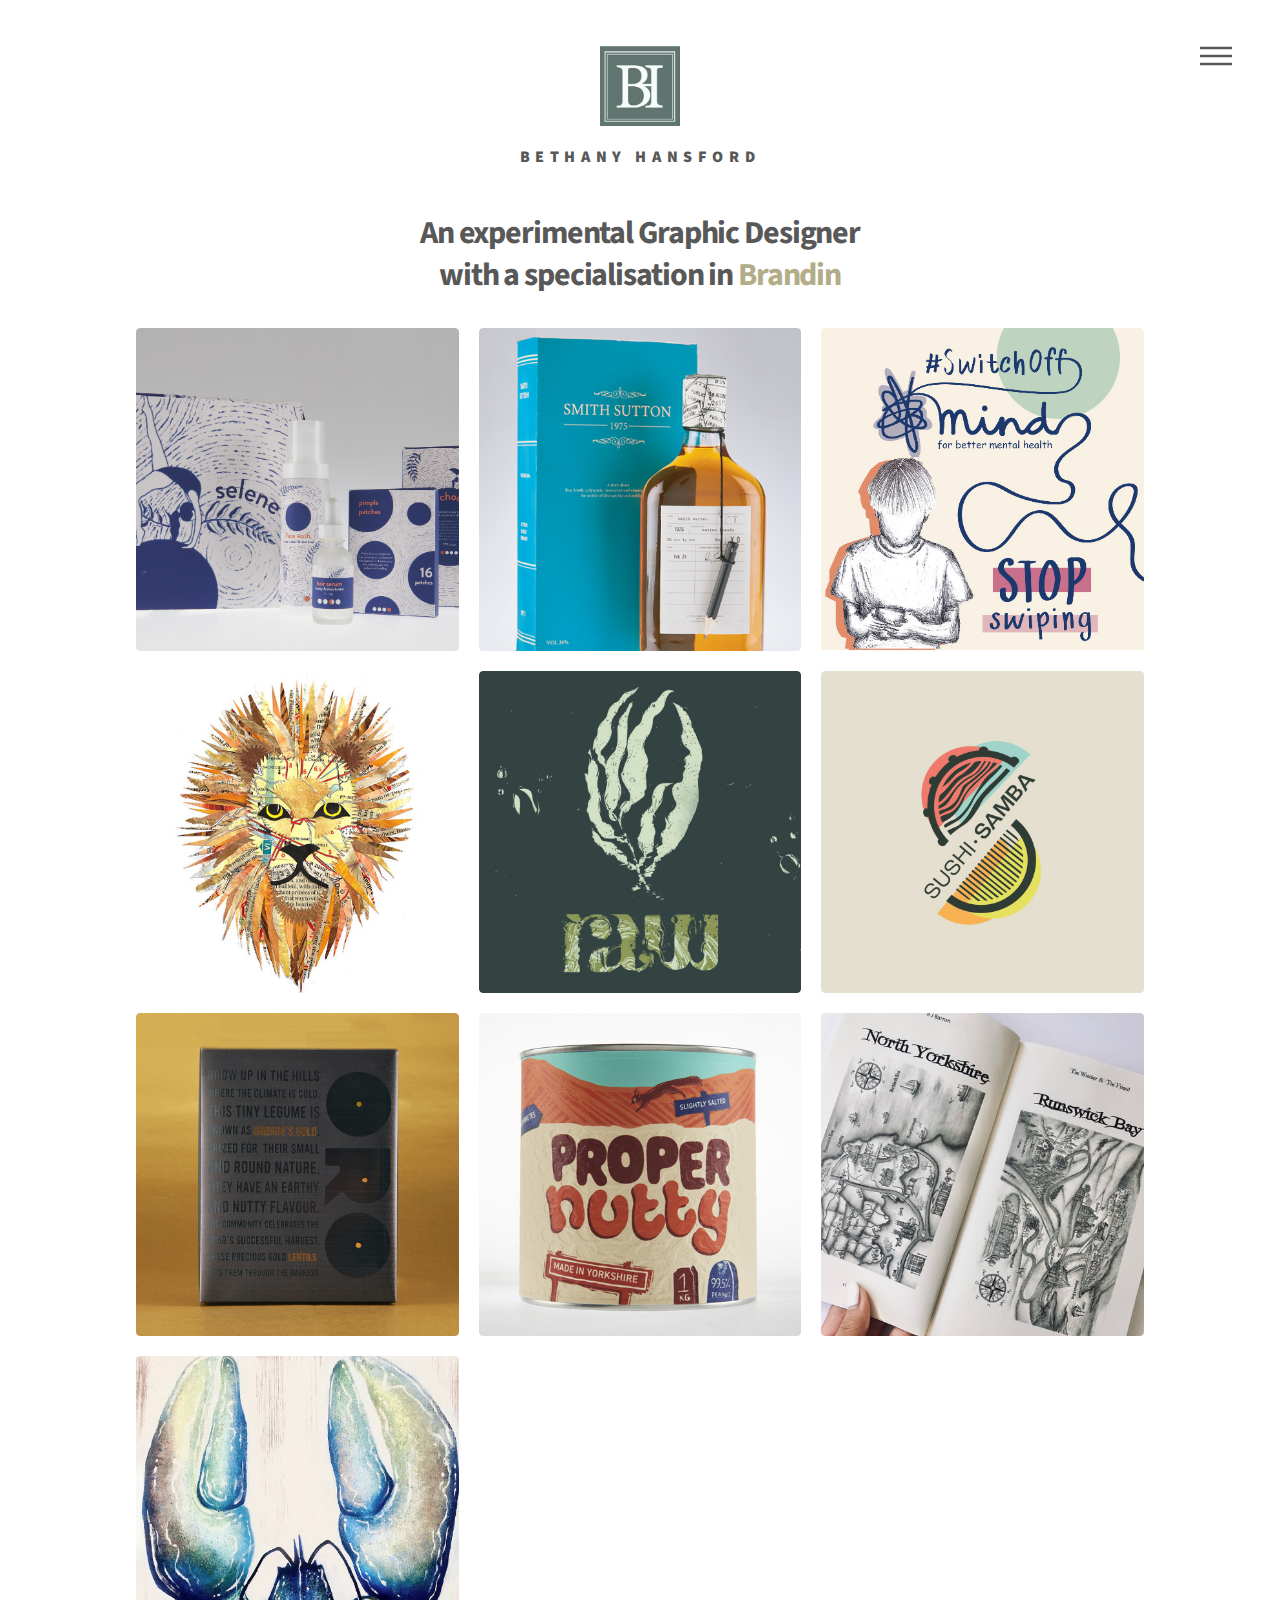
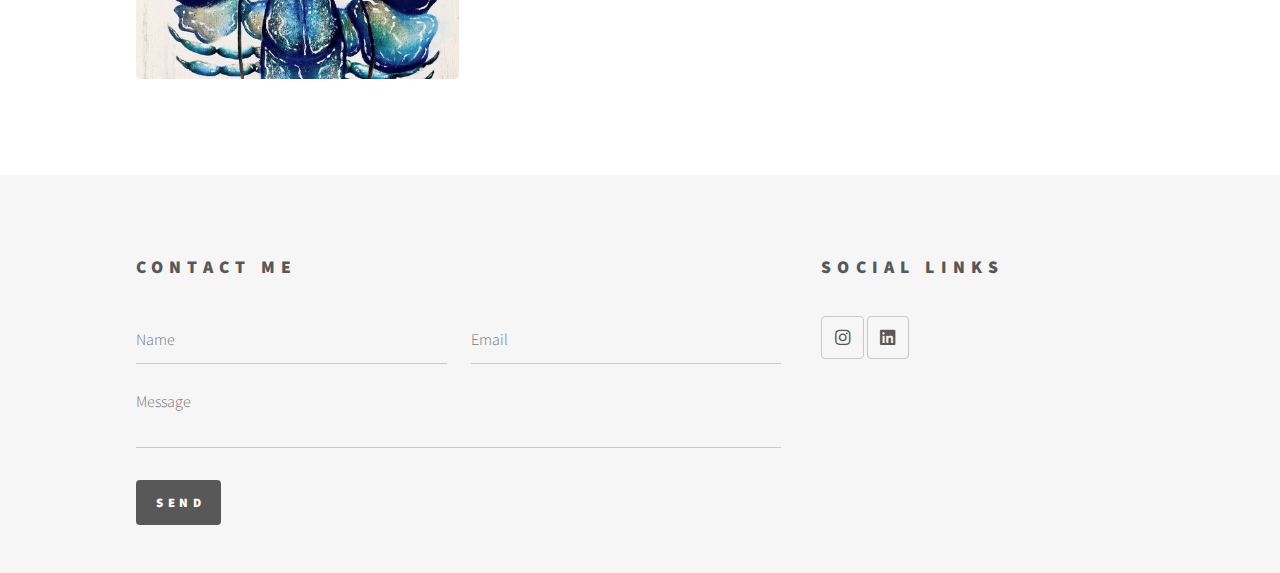
<file: index.html>
<!DOCTYPE HTML>

<html>
	<head>
		<title>Bethany Hansford Portfolio</title>
		<meta charset="utf-8" />
		<meta name="viewport" content="width=device-width, initial-scale=1, user-scalable=no" />
		<link rel="stylesheet" href="assets/css/main.css" />
		<noscript><link rel="stylesheet" href="assets/css/noscript.css" /></noscript>
	</head>
	<body class="is-preload" class="">
		<!-- Wrapper -->
			<div id="wrapper">

				<!-- Header -->
					<header id="header">
						<div class="inner">

							<!-- Logo -->
								<a href="index.html" class="logo">
									<span class="symbol"><img src="images/logo.png" alt="" /></span><span class="title ">Bethany Hansford</span>
								</a>

							<!-- Nav -->
								<nav>
									<ul>
										<li><a href="#menu">Menu</a></li>
									</ul>
								</nav>

						</div>
					</header>

				<!-- Menu -->
					<nav id="menu">
						<h2>Menu</h2>
						<ul>
							<li><a href="index.html">Home</a></li>
							<li><a href="about_me.html">About Me</a></li>
						</ul>
					</nav>

				<!-- Main -->
					<div id="main">
						<div class="inner">
							<header>
								<h1>
								  An experimental Graphic Designer<br />
								  with a specialisation in
								  <span id="visual-identity"></span>
								</h1>
							  </header>							  
							<section class="tiles">
								<!-- Selene -->
								<article class="style1">
									<span class="image">
										<img src="images/selene_home_square.jpg" alt="" />
									</span>
									<a href="selene.html">
										<div class="content">
											<h2>selene</h2>
											<p>A subscription box service providing girls with self care products during their periods</p>
										</div>
									</a> 
								</article>
								<!-- Smith Sutton -->
								<article class="style2">
									<span class="image">
										<img src="images/smith_sutton_home_square.jpg" alt="" />
									</span>
									<a href="smith_sutton.html">
										<div class="content">
											<h2>Smith Sutton</h2>
											<p>A luxury brandy packaging in homage to my grandad who won an OBE for opening the first modern library</p>
										</div>
									</a>
								</article>
								<!-- Mind -->
								<article class="style3">
									<span class="image">
										<img src="images/mind_home_square.jpg" alt="" />
									</span>
									<a href="mind.html">
										<div class="content">
											<h2>Mind</h2>
											<p>A campaign in collaboration with mind which focuses on children's mental health and well-being</p>
										</div>
									</a>
								</article>
								<!-- Collage -->
								<article class="style4">
									<span class="image">
										<img src="images/lion_home_square.jpg" alt="" />
									</span>
									<a href="animal.html">
										<div class="content">
											<h2>Animal Collages</h2>
											<p>Paper collages inspired by the artist Peter Clark made for the National History Musuem</p>
										</div>
									</a>
								</article>
								<!-- raw -->
								<article class="style5">
									<span class="image">
										<img src="images/raw_home_square.jpg" alt="" />
									</span>
									<a href="raw.html">
										<div class="content">
											<h2>Raw</h2>
											<p>Sea kelp hair products for curly and wavy hair, embracing raw beauty, caring ingredients, and sustainability</p>
										</div>
									</a>
								</article>
								<article class="style7">
									<span class="image">
										<img src="images/sushi_samba_home_square.jpg" alt="" />
									</span>
									<a href="sushi_samba.html">
										<div class="content">
											<h2>Sushi Samba</h2>
											<p>Dynamic visual identity for Sushi Samba, blending Japanese, Brazilian, and Peruvian influences. Inspired by samba's lively music and the precision of sushi</p>
										</div>
									</a>
								</article>
								<article class="style8">
									<span class="image">
										<img src="images/oro_home_square.jpg" alt="" />
									</span>
									<a href="oro.html">
										<div class="content">
											<h2>Oro</h2>
											<p>Premium ORO Lentil packaging, aiding earthquake-affected central Italy, supporting local communities. Renowned lentils, known as "Umbria's Gold"</p>
										</div>
									</a>
								</article>
								<article class="style9">
									<span class="image">
										<img src="images/proper_nutty_home_square.jpg" alt="" />
									</span>
									<a href="proper_nutty.html">
										<div class="content">
											<h2>Proper Nutty</h2>
											<p>A collabarative project rebranding a peanut butter packaging made in Yorkshire</p>
										</div>
									</a>
								</article>
								<article class="style10">
									<span class="image">
										<img src="images/book_home_square.jpg" alt="" />
									</span>
									<a href="book.html">
										<div class="content">
											<h2>The Watcher and the Friend</h2>
											<p>Commissioned map illustrations of Yorkshire for the publication The Watcher and the Friend</p>
										</div>
									</a>
								</article>
								<article class="style11">
									<span class="image">
										<img src="images/lobster_home_square.jpg" alt="" />
									</span>
									<a href="crustacean.html">
										<div class="content">
											<h2>Crustacean Acrylic Paintings </h2>
											<p>Commissioned Lobster and Crab acrylic paintings on driftwood</p>
										</div>
									</a>
								</article>
							</section>
						</div>
					</div>
				<!-- Footer -->
					<footer id="footer">
						<div class="inner">
							<section>
								<h2>Contact Me</h2>
								<form action="mailto:bethhansford2002@icloud.com" method="post" enctype="text/plain">
									<div class="fields">
										<div class="field half">
											<input type="text" name="name" id="name" placeholder="Name" />
										</div>
										<div class="field half">
											<input type="email" name="email" id="email" placeholder="Email" />
										</div>
										<div class="field">
											<textarea name="message" id="message" placeholder="Message"></textarea>
										</div>
									</div>
									<ul class="actions">
										<li><input type="submit" value="Send" class="primary" /></li>
									</ul>
								</form>
							</section>
							<section>
								<h2>Social Links</h2>
								<div class="social-icons">
									<a href="https://www.instagram.com/b.h_designs_/" class="icon brands style2 fa-instagram" target="_blank"><span class="label">Instagram</span></a>
								  	<a href="https://www.linkedin.com/in/bethany-hansford-307688229/" class="icon brands style2 fa-linkedin" target="_blank"><span class="label">LinkedIn</span></a>
								</div>
							  </section>
						</div>
					</footer>

			</div>

		<!-- Scripts -->
			<script src="assets/js/jquery.min.js"></script>
			<script src="assets/js/browser.min.js"></script>
			<script src="assets/js/breakpoints.min.js"></script>
			<script src="assets/js/util.js"></script>
			<script src="assets/js/main.js"></script>
	</body>
</html>
</file>
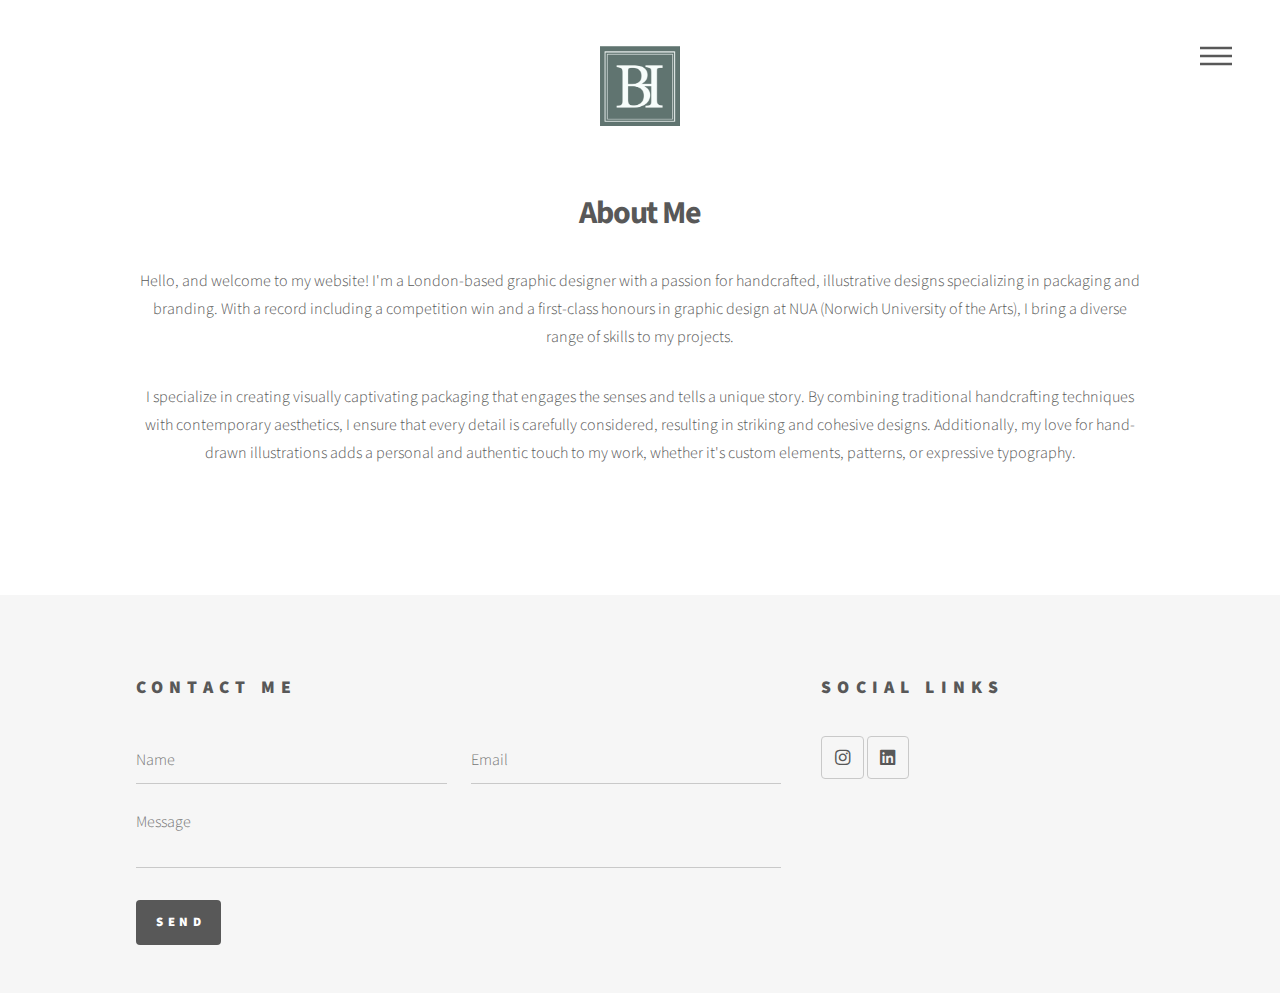
<file: about_me.html>
<!DOCTYPE HTML>

<html>
	<head>
		<title>About Me Page</title>
		<meta charset="utf-8" />
		<meta name="viewport" content="width=device-width, initial-scale=1, user-scalable=no" />
		<link rel="stylesheet" href="assets/css/main.css" />
		<noscript><link rel="stylesheet" href="assets/css/noscript.css" /></noscript>
	</head>
	<body class="is-preload">
		<!-- Wrapper -->
			<div id="wrapper">

				<!-- Header -->
					<header id="header">
						<div class="inner">

							<!-- Logo -->
								<a href="index.html" class="logo">
									<span class="symbol"><img src="images/logo.png" alt="" /></span>
								</a>

							<!-- Nav -->
								<nav>
									<ul>
										<li><a href="#menu">Menu</a></li>
									</ul>
								</nav>

						</div>
					</header>

				<!-- Menu -->
					<nav id="menu">
						<h2>Menu</h2>
						<ul>
							<li><a href="index.html">Home</a></li>
							<li><a href="about_me.html">About Me</a></li>
						</ul>
					</nav>

				<!-- Main -->
					<div id="main">
						<div class="inner">
							<h1>About Me</h1>
							<p>Hello, and welcome to my website! I'm a London-based graphic designer with a passion for handcrafted,
								 illustrative designs specializing in packaging and branding.
								  With a record including a competition win and a first-class honours in graphic design at NUA (Norwich University of the Arts),
								  I bring a diverse range of skills to my projects.</p>

							<p>I specialize in creating visually captivating packaging that engages the senses and tells a unique story.
								 By combining traditional handcrafting techniques with contemporary aesthetics,
								  I ensure that every detail is carefully considered, resulting in striking and cohesive designs.
								   Additionally, my love for hand-drawn illustrations adds a personal and authentic touch to my work,
								    whether it's custom elements, patterns, or expressive typography.</p>
						</div>
					</div>

				<!-- Footer -->
					<footer id="footer">
						<div class="inner">
							<section>
								<h2>Contact me</h2>
								<form action="mailto:bethhansford2002@icloud.com" method="post" enctype="text/plain">
									<div class="fields">
										<div class="field half">
											<input type="text" name="name" id="name" placeholder="Name" />
										</div>
										<div class="field half">
											<input type="email" name="email" id="email" placeholder="Email" />
										</div>	
										<div class="field">	
											<textarea name="message" id="message" placeholder="Message"></textarea>
										</div>
									</div>
									<ul class="actions">
										<li><input type="submit" value="Send" class="primary" /></li>
									</ul>
								</form> 	
							</section>
							<section>
								<h2>Social Links</h2>
								<div class="social-icons">
								  <a href="#" class="icon brands style2 fa-instagram"><span class="label">Instagram</span></a>
								  <a href="#" class="icon brands style2 fa-linkedin"><span class="label">LinkedIn</span></a>
								</div>
							  </section>
						</div>
					</footer>

			</div>

		<!-- Scripts -->
			<script src="assets/js/jquery.min.js"></script>
			<script src="assets/js/browser.min.js"></script>
			<script src="assets/js/breakpoints.min.js"></script>
			<script src="assets/js/util.js"></script>
			<script src="assets/js/main.js"></script>

	</body>
</html>
</file>
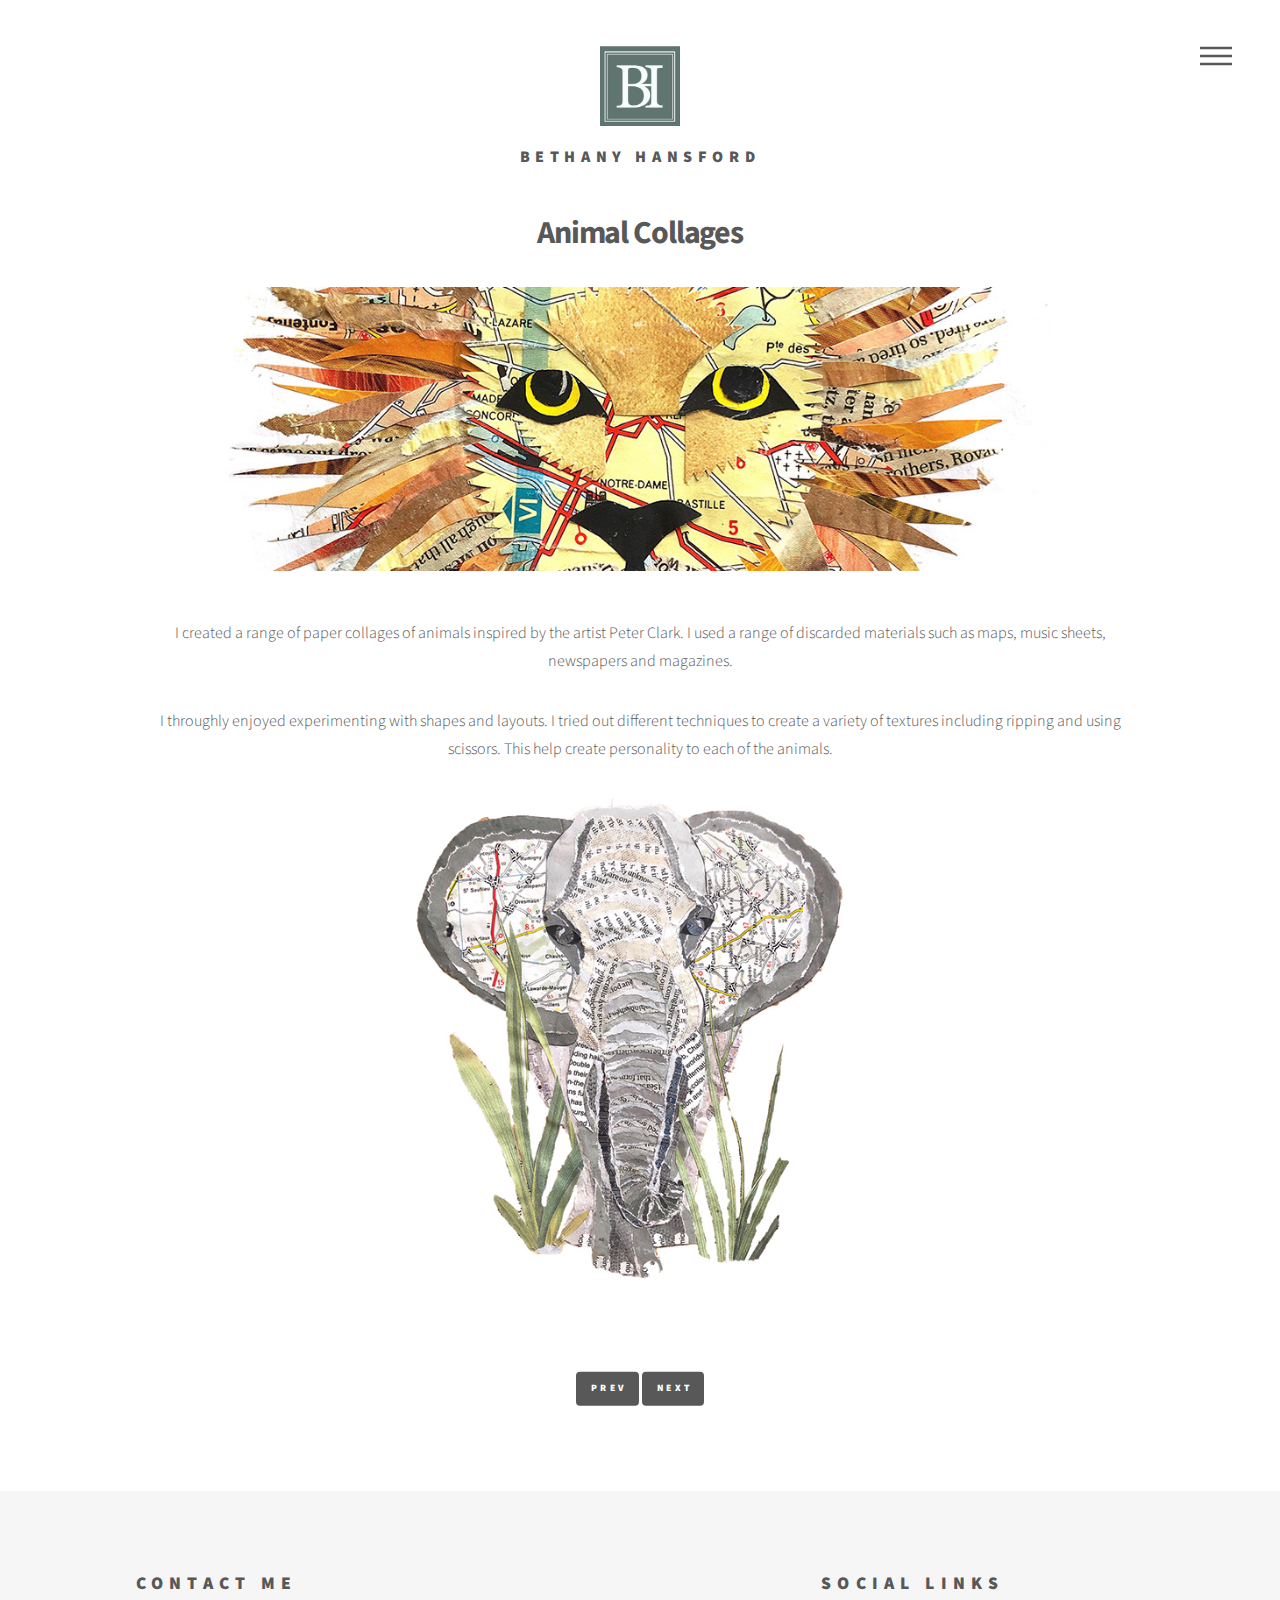
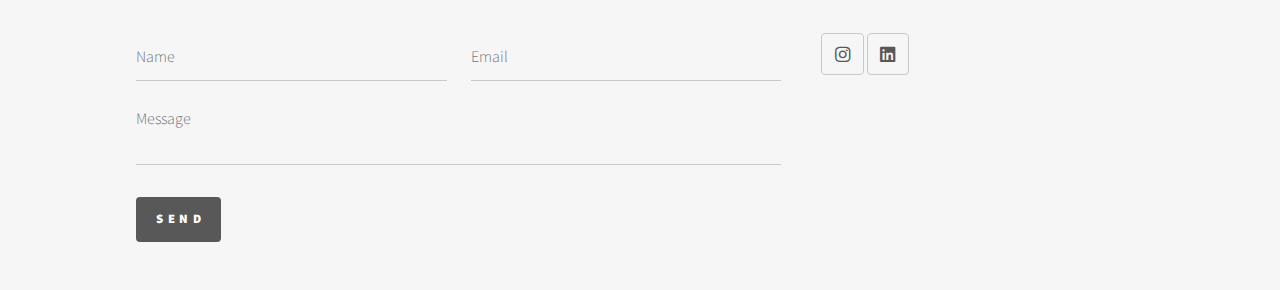
<file: animal.html>
<!DOCTYPE HTML>

<html>
	<head>
		<title>Animal Collage</title>
		<meta charset="utf-8" />
		<meta name="viewport" content="width=device-width, initial-scale=1, user-scalable=no" />
		<link rel="stylesheet" href="assets/css/main.css" />
		<noscript><link rel="stylesheet" href="assets/css/noscript.css" /></noscript>
	</head>
	<body class="is-preload fade-in">
		<!-- Wrapper -->
			<div id="wrapper">

				<!-- Header -->
					<header id="header">
						<div class="inner">

							<!-- Logo -->
								<a href="index.html" class="logo">
									<span class="symbol"><img src="images/logo.png" alt="" /></span><span class="title ">Bethany Hansford</span>
								</a>

							<!-- Nav -->
								<nav>
									<ul>
										<li><a href="#menu">Menu</a></li>
									</ul>
								</nav>

						</div>
					</header>

				<!-- Menu -->
					<nav id="menu">
						<h2>Menu</h2>
						<ul>
							<li><a href="index.html">Home</a></li>
							<li><a href="about_me.html">About Me</a></li>
						</ul>
					</nav>

				<!-- Main -->
					<div id="main">
						<div class="inner">
							<h1>Animal Collages</h1>
							<span class="image main"><img src="images/animals/header.jpg" alt="" /></span>
							<p>I created a range of paper collages of animals inspired by the artist Peter Clark. I used a
								range of discarded materials such as maps, music sheets, newspapers and magazines.</p>
							<p>I throughly enjoyed experimenting with shapes and layouts. I tried out different techniques
								to create a variety of textures including ripping and using scissors. This help create
								personality to each of the animals.</p>
							<div class="slider">
								<img src="images/animals/elephant.jpg" alt="Image 1" class="active">
								<img src="images/animals/fox.jpg" alt="Image 2">
								<img src="images/animals/lion.jpg" alt="Image 3">
								<img src="images/animals/polar_bear.jpg" alt="Image 4">
								<div class="slider-nav">
									<a id="prevButton" class="primary button small">Prev</a>
									<a id="nextButton" class="primary button small"">Next</a>
								</div>
							</div>
						</div>
					</div>

				<!-- Footer -->
					<footer id="footer">
						<div class="inner">
							<section>
								<h2>Contact me</h2>
								<form action="mailto:bethhansford2002@icloud.com" method="post" enctype="text/plain">
									<div class="fields">
										<div class="field half">
											<input type="text" name="name" id="name" placeholder="Name" />
										</div>
										<div class="field half">
											<input type="email" name="email" id="email" placeholder="Email" />
										</div>
										<div class="field">
											<textarea name="message" id="message" placeholder="Message"></textarea>
										</div>
									</div>
									<ul class="actions">
										<li><input type="submit" value="Send" class="primary" /></li>
									</ul>
								</form>
							</section>
							<section>
								<h2>Social Links</h2>
								<div class="social-icons">
									<a href="https://www.instagram.com/b.h_designs_/" class="icon brands style2 fa-instagram" target="_blank"><span class="label">Instagram</span></a>
								  	<a href="https://www.linkedin.com/in/bethany-hansford-307688229/" class="icon brands style2 fa-linkedin" target="_blank"><span class="label">LinkedIn</span></a>
								</div>
							  </section>
						</div>
					</footer>

			</div>

		<!-- Scripts -->
			<script src="assets/js/jquery.min.js"></script>
			<script src="assets/js/browser.min.js"></script>
			<script src="assets/js/breakpoints.min.js"></script>
			<script src="assets/js/util.js"></script>
			<script src="assets/js/main.js"></script>

	</body>
</html>
</file>
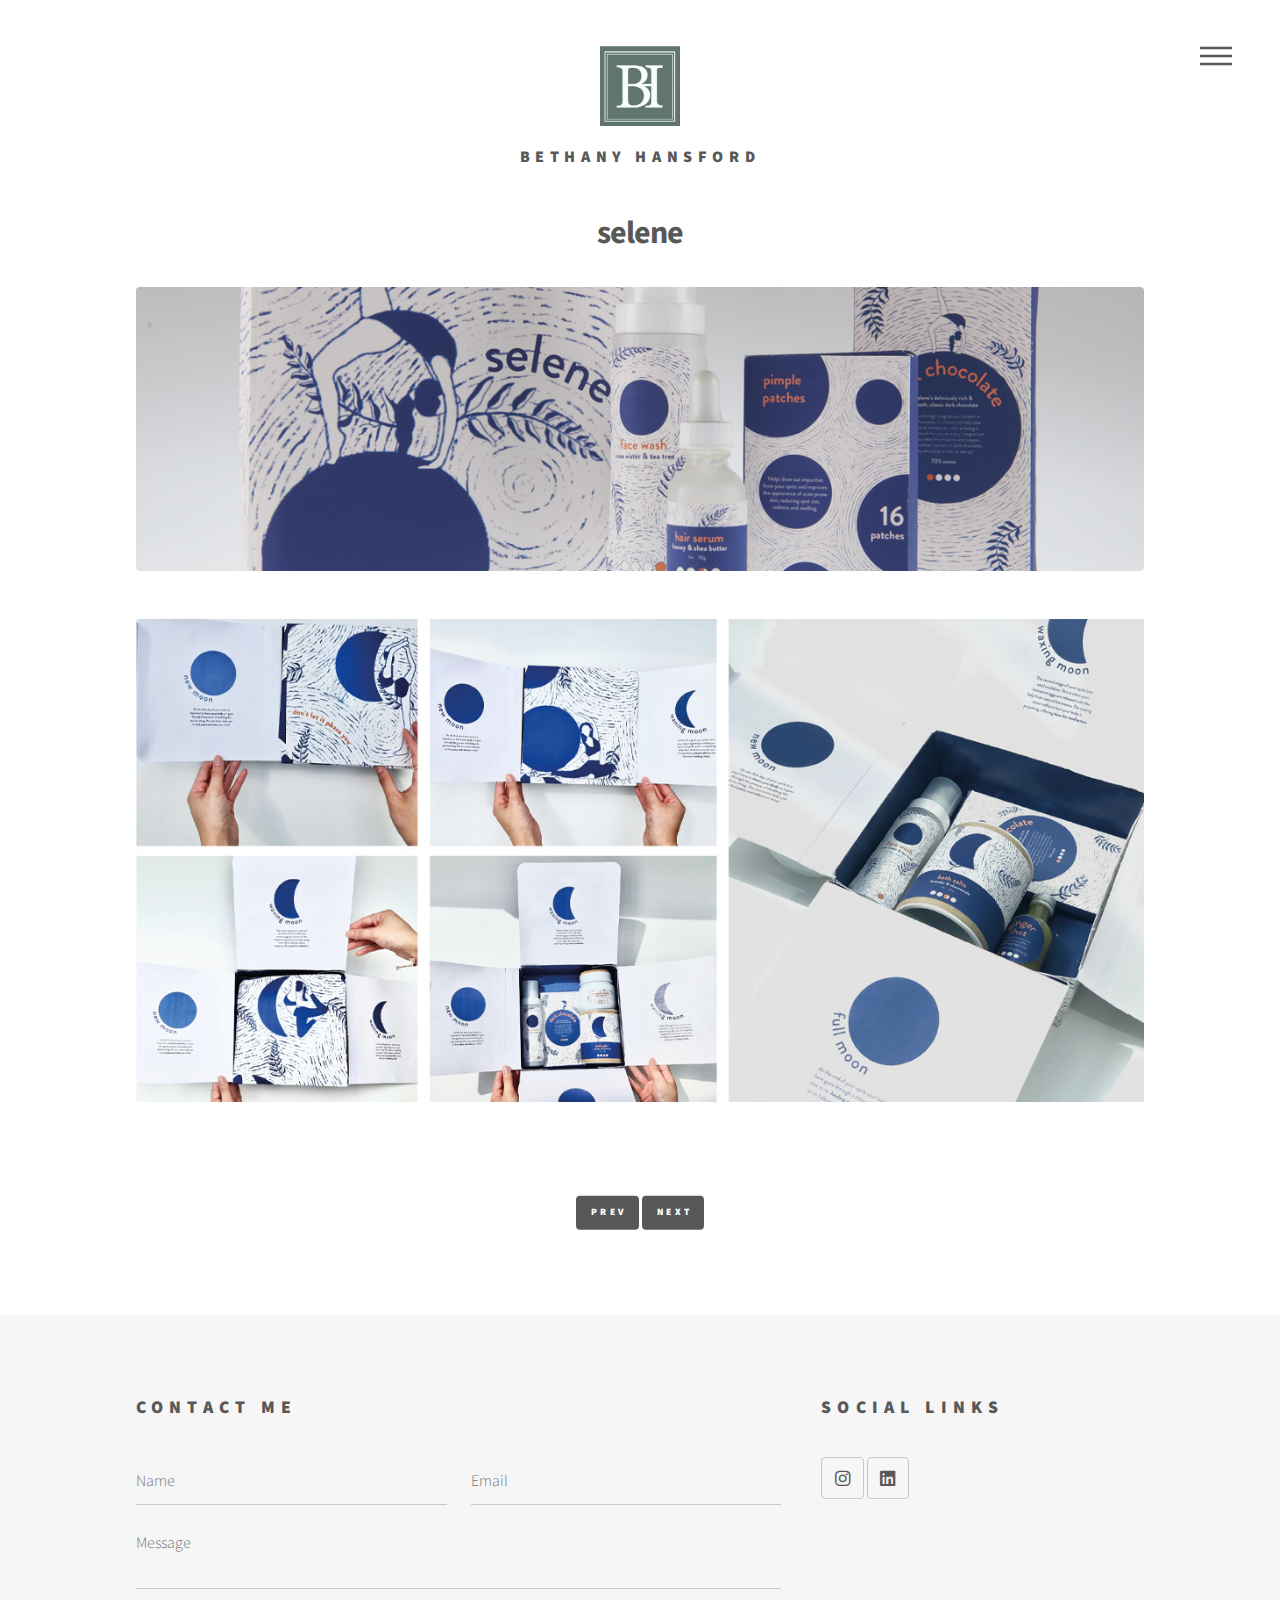
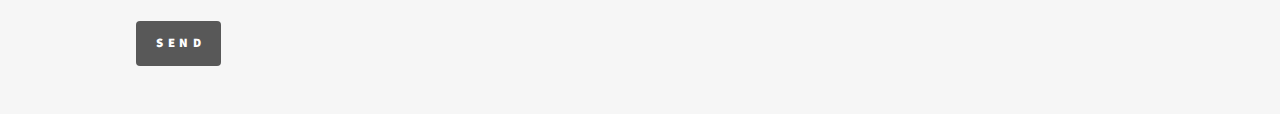
<file: boilerplate_page.html>
<!DOCTYPE HTML>

<html>
	<head>
		<title>(Name Here)</title>
		<meta charset="utf-8" />
		<meta name="viewport" content="width=device-width, initial-scale=1, user-scalable=no" />
		<link rel="stylesheet" href="assets/css/main.css" />
		<noscript><link rel="stylesheet" href="assets/css/noscript.css" /></noscript>
	</head>
	<body class="is-preload fade-in">
		<!-- Wrapper -->
			<div id="wrapper">

				<!-- Header -->
					<header id="header">
						<div class="inner">

							<!-- Logo -->
								<a href="index.html" class="logo">
									<span class="symbol"><img src="images/logo.png" alt="" /></span><span class="title ">Bethany Hansford</span>
								</a>

							<!-- Nav -->
								<nav>
									<ul>
										<li><a href="#menu">Menu</a></li>
									</ul>
								</nav>

						</div>
					</header>

				<!-- Menu -->
					<nav id="menu">
						<h2>Menu</h2>
						<ul>
							<li><a href="index.html">Home</a></li>
							<li><a href="about_me.html">About Me</a></li>
						</ul>
					</nav>

				<!-- Main -->
					<div id="main">
						<div class="inner">
							<h1>selene</h1>
							<span class="image main"><img src="images/selene_page_images/selene_main_image.jpg" alt="" /></span>
							<p></p>
							<p></p>
							<p></p>
							<div class="slider">
								<img src="images/selene_page_images/selene_inside_box.jpg" alt="Image 1" class="active">
								<img src="images/selene_page_images/selene_products.jpg" alt="Image 2">
								<img src="images/selene_page_images/selene_poster_advertisement.jpg" alt="Image 3">
								<div class="slider-nav">
									<a id="prevButton" class="primary button small">Prev</a>
									<a id="nextButton" class="primary button small"">Next</a>
								</div>
							</div>
						</div>
					</div>

				<!-- Footer -->
					<footer id="footer">
						<div class="inner">
							<section>
								<h2>Contact me</h2>
								<form action="mailto:bethhansford2002@icloud.com" method="post" enctype="text/plain">
									<div class="fields">
										<div class="field half">
											<input type="text" name="name" id="name" placeholder="Name" />
										</div>
										<div class="field half">
											<input type="email" name="email" id="email" placeholder="Email" />
										</div>
										<div class="field">
											<textarea name="message" id="message" placeholder="Message"></textarea>
										</div>
									</div>
									<ul class="actions">
										<li><input type="submit" value="Send" class="primary" /></li>
									</ul>
								</form>
							</section>
							<section>
								<h2>Social Links</h2>
								<div class="social-icons">
									<a href="https://www.instagram.com/b.h_designs_/" class="icon brands style2 fa-instagram" target="_blank"><span class="label">Instagram</span></a>
								  	<a href="https://www.linkedin.com/in/bethany-hansford-307688229/" class="icon brands style2 fa-linkedin" target="_blank"><span class="label">LinkedIn</span></a>
								</div>
							  </section>
						</div>
					</footer>

			</div>

		<!-- Scripts -->
			<script src="assets/js/jquery.min.js"></script>
			<script src="assets/js/browser.min.js"></script>
			<script src="assets/js/breakpoints.min.js"></script>
			<script src="assets/js/util.js"></script>
			<script src="assets/js/main.js"></script>

	</body>
</html>
</file>
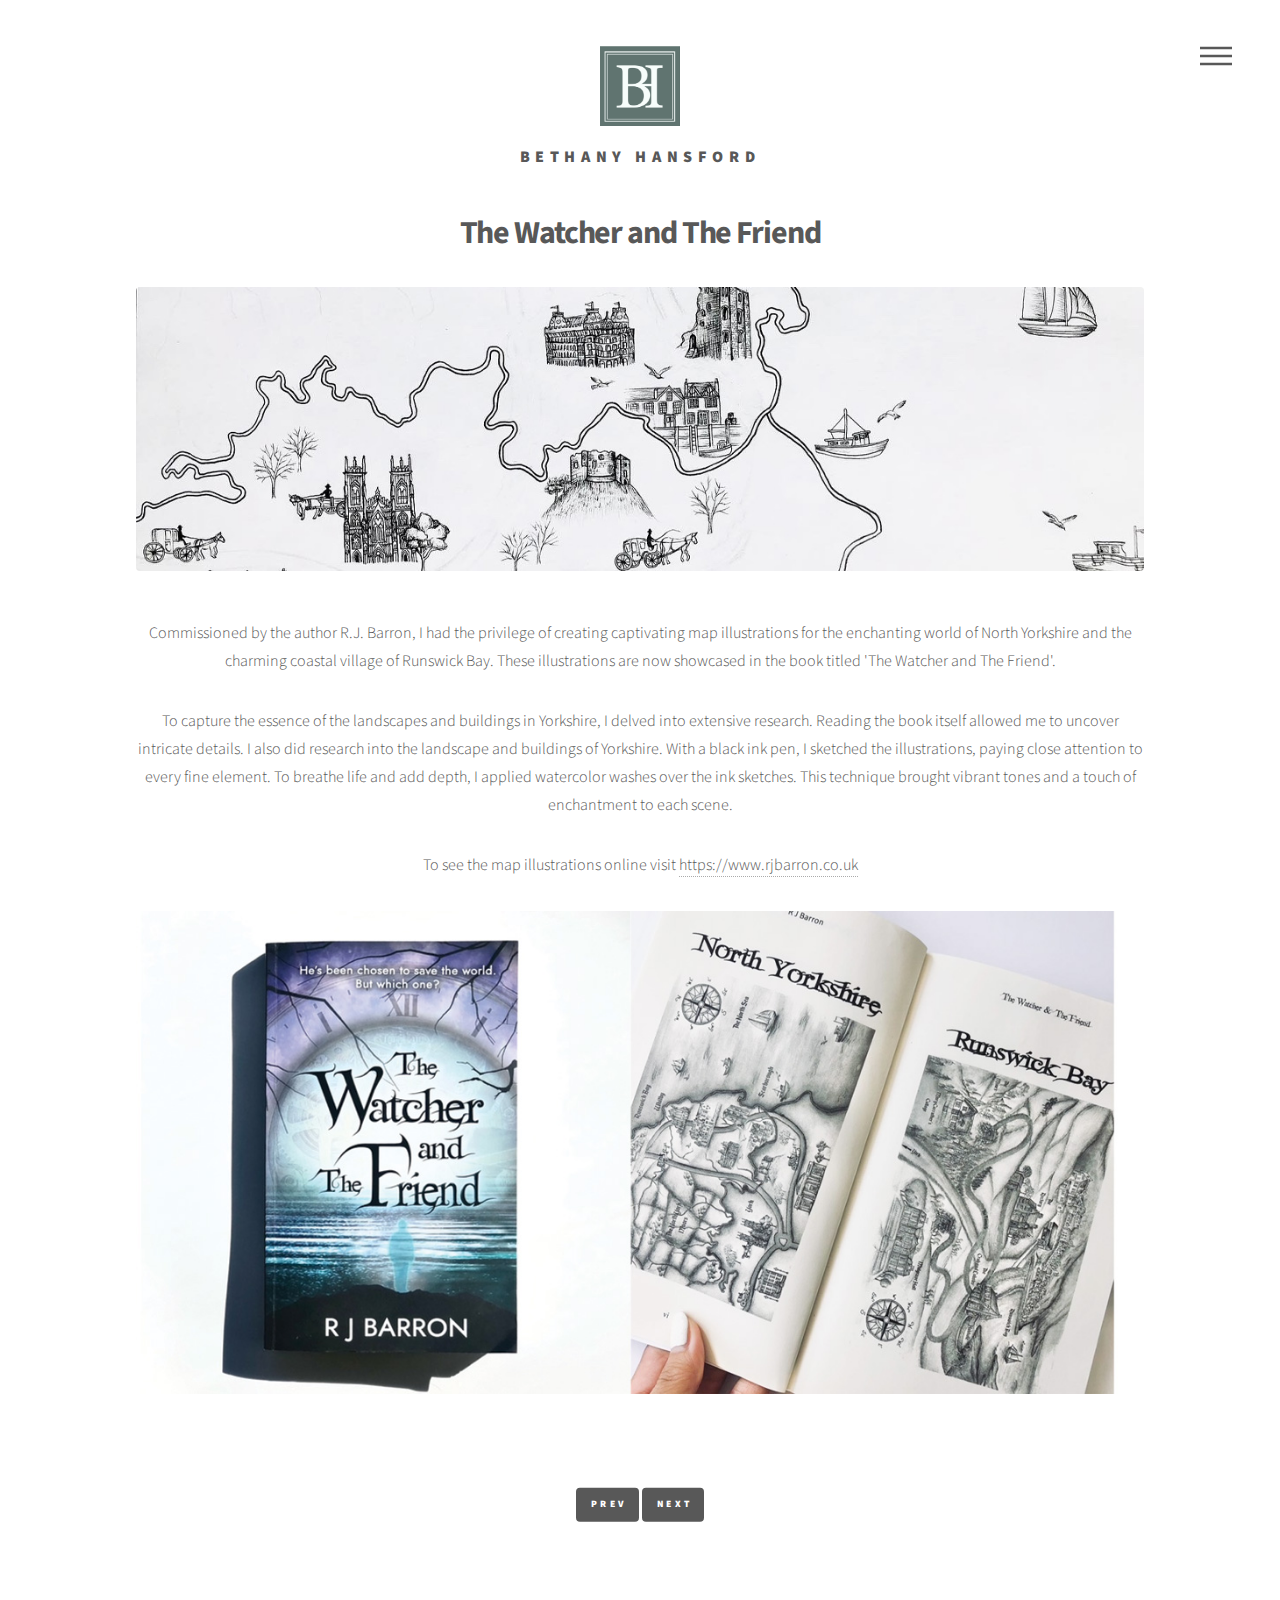
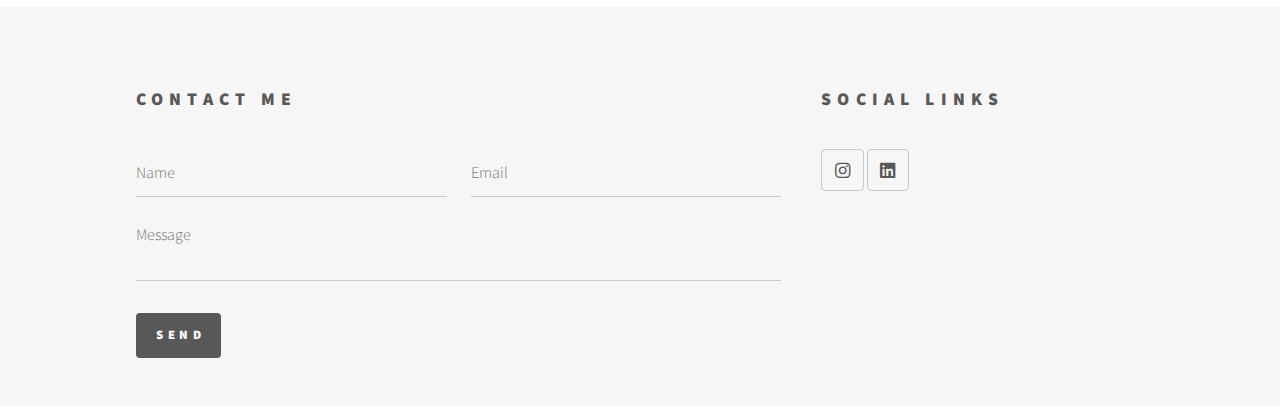
<file: book.html>
<!DOCTYPE HTML>

<html>
	<head>
		<title>The Watcher and The Friend</title>
		<meta charset="utf-8" />
		<meta name="viewport" content="width=device-width, initial-scale=1, user-scalable=no" />
		<link rel="stylesheet" href="assets/css/main.css" />
		<noscript><link rel="stylesheet" href="assets/css/noscript.css" /></noscript>
	</head>
	<body class="is-preload fade-in">
		<!-- Wrapper -->
			<div id="wrapper">

				<!-- Header -->
					<header id="header">
						<div class="inner">

							<!-- Logo -->
								<a href="index.html" class="logo">
									<span class="symbol"><img src="images/logo.png" alt="" /></span><span class="title ">Bethany Hansford</span>
								</a>

							<!-- Nav -->
								<nav>
									<ul>
										<li><a href="#menu">Menu</a></li>
									</ul>
								</nav>

						</div>
					</header>

				<!-- Menu -->
					<nav id="menu">
						<h2>Menu</h2>
						<ul>
							<li><a href="index.html">Home</a></li>
							<li><a href="about_me.html">About Me</a></li>
						</ul>
					</nav>

				<!-- Main -->
					<div id="main">
						<div class="inner">
							<h1>The Watcher and The Friend</h1>
							<span class="image main"><img src="images/book/header.jpg" alt="" /></span>
							<p>Commissioned by the author R.J. Barron, I had the privilege of creating captivating map
								illustrations for the enchanting world of North Yorkshire and the charming coastal village of
								Runswick Bay. These illustrations are now showcased in the book titled 'The Watcher and
								The Friend'.</p>
							<p>To capture the essence of the landscapes and buildings in Yorkshire, I delved into extensive
								research. Reading the book itself allowed me to uncover intricate details. I also did research
								into the landscape and buildings of Yorkshire. With a black ink pen, I sketched the
								illustrations, paying close attention to every fine element.
								To breathe life and add depth, I applied watercolor washes over the ink sketches. This
								technique brought vibrant tones and a touch of enchantment to each scene.</p>
								<p>To see the map illustrations online visit <a href="https://www.rjbarron.co.uk" target="_blank">https://www.rjbarron.co.uk</a></p>
							<div class="slider">
								<img src="images/book/book.jpg" alt="Image 1" class="active">
								<img src="images/book/page_flat.jpg" alt="Image 2">
								<img src="images/book/painted_runswick_bay.jpg" alt="Image 3">
								<img src="images/book/painted_yorkshire.jpg" alt="Image 4">
								<img src="images/book/sketch_runswick_bay.jpg" alt="Image 5">
								<img src="images/book/sketches_yorkshire.jpg" alt="Image 6">
								<div class="slider-nav">
									<a id="prevButton" class="primary button small">Prev</a>
									<a id="nextButton" class="primary button small"">Next</a>
								</div>
							</div>
						</div>
					</div>

				<!-- Footer -->
					<footer id="footer">
						<div class="inner">
							<section>
								<h2>Contact me</h2>
								<form action="mailto:bethhansford2002@icloud.com" method="post" enctype="text/plain">
									<div class="fields">
										<div class="field half">
											<input type="text" name="name" id="name" placeholder="Name" />
										</div>
										<div class="field half">
											<input type="email" name="email" id="email" placeholder="Email" />
										</div>
										<div class="field">
											<textarea name="message" id="message" placeholder="Message"></textarea>
										</div>
									</div>
									<ul class="actions">
										<li><input type="submit" value="Send" class="primary" /></li>
									</ul>
								</form>
							</section>
							<section>
								<h2>Social Links</h2>
								<div class="social-icons">
									<a href="https://www.instagram.com/b.h_designs_/" class="icon brands style2 fa-instagram" target="_blank"><span class="label">Instagram</span></a>
								  	<a href="https://www.linkedin.com/in/bethany-hansford-307688229/" class="icon brands style2 fa-linkedin" target="_blank"><span class="label">LinkedIn</span></a>
								</div>
							  </section>
						</div>
					</footer>

			</div>

		<!-- Scripts -->
			<script src="assets/js/jquery.min.js"></script>
			<script src="assets/js/browser.min.js"></script>
			<script src="assets/js/breakpoints.min.js"></script>
			<script src="assets/js/util.js"></script>
			<script src="assets/js/main.js"></script>

	</body>
</html>
</file>
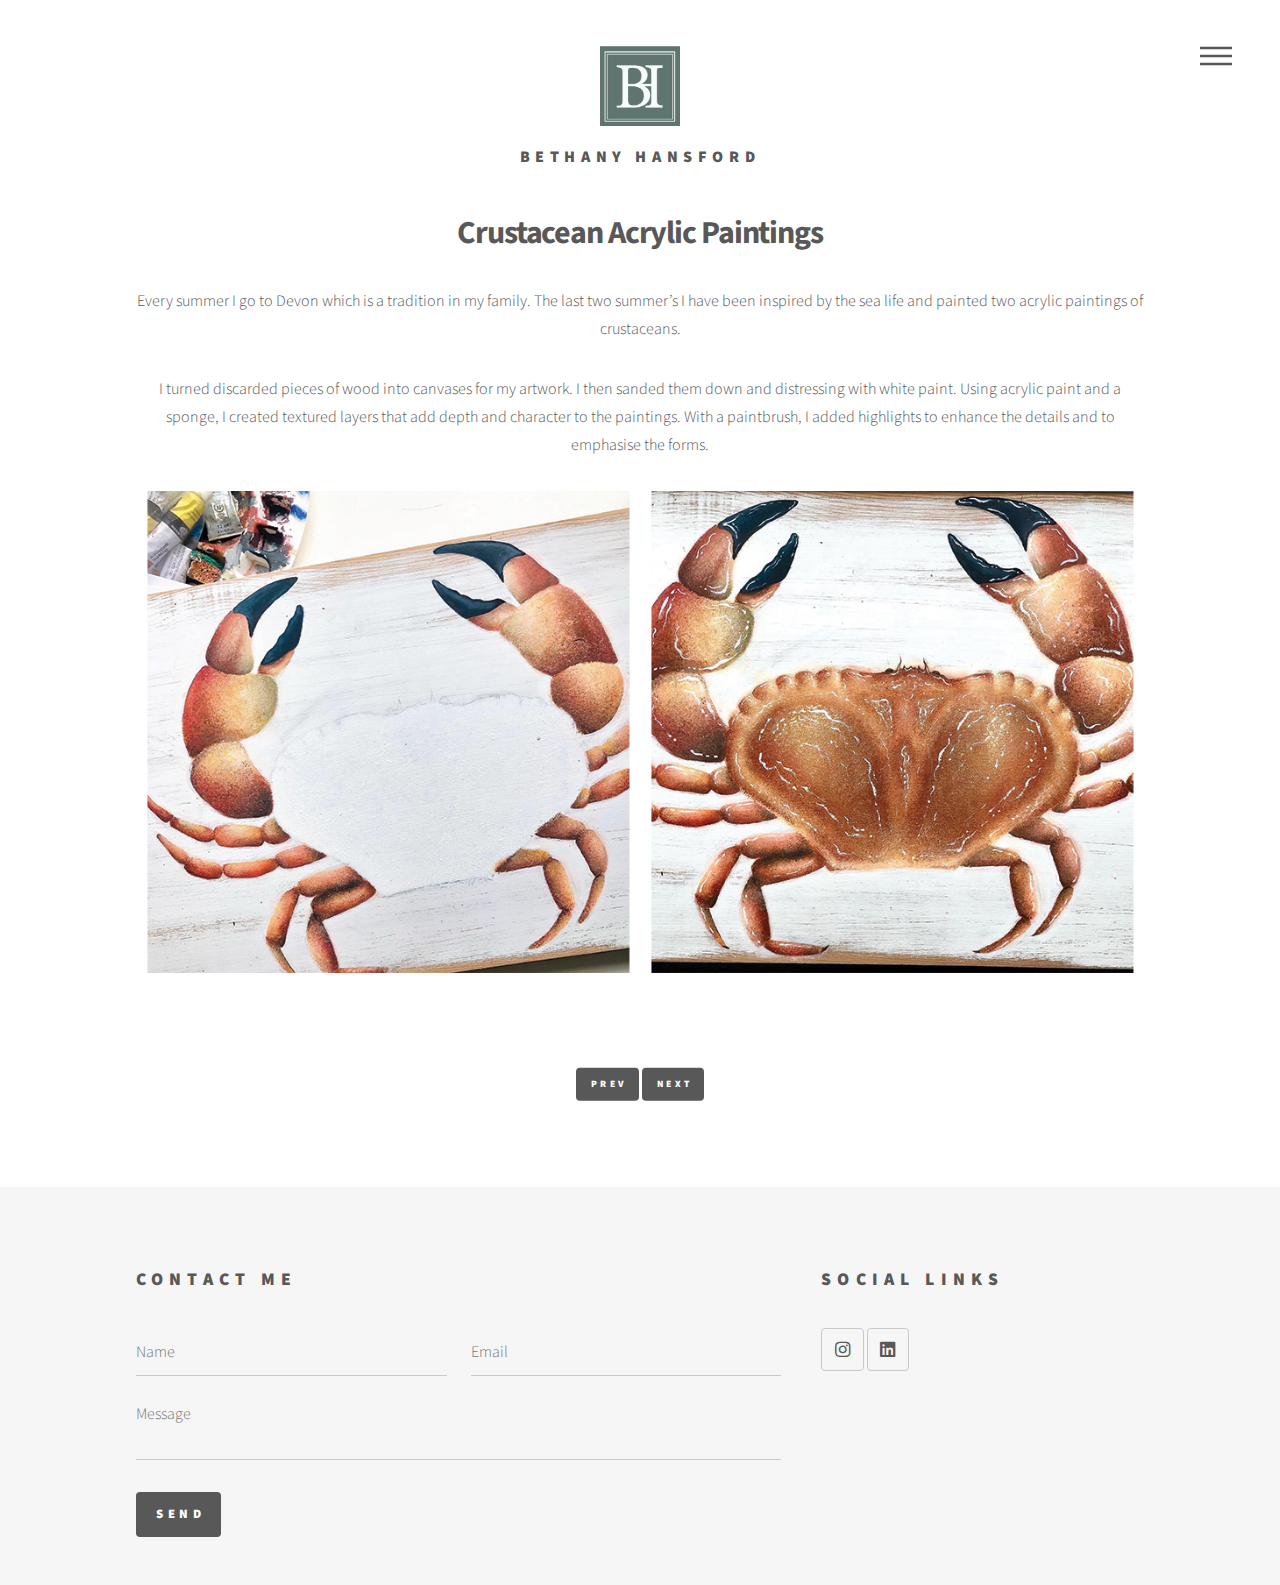
<file: crustacean.html>
<!DOCTYPE HTML>

<html>
	<head>
		<title>Crustaceans</title>
		<meta charset="utf-8" />
		<meta name="viewport" content="width=device-width, initial-scale=1, user-scalable=no" />
		<link rel="stylesheet" href="assets/css/main.css" />
		<noscript><link rel="stylesheet" href="assets/css/noscript.css" /></noscript>
	</head>
	<body class="is-preload fade-in">
		<!-- Wrapper -->
			<div id="wrapper">

				<!-- Header -->
					<header id="header">
						<div class="inner">

							<!-- Logo -->
								<a href="index.html" class="logo">
									<span class="symbol"><img src="images/logo.png" alt="" /></span><span class="title ">Bethany Hansford</span>
								</a>

							<!-- Nav -->
								<nav>
									<ul>
										<li><a href="#menu">Menu</a></li>
									</ul>
								</nav>

						</div>
					</header>

				<!-- Menu -->
					<nav id="menu">
						<h2>Menu</h2>
						<ul>
							<li><a href="index.html">Home</a></li>
							<li><a href="about_me.html">About Me</a></li>
						</ul>
					</nav>

				<!-- Main -->
					<div id="main">
						<div class="inner">
							<h1>Crustacean Acrylic Paintings</h1>
							<p>Every summer I go to Devon which is a tradition in my family. The last two summer’s I have
								been inspired by the sea life and painted two acrylic paintings of crustaceans.</p>
							<p>I turned discarded pieces of wood into canvases for my artwork. I then sanded them down
								and distressing with white paint. Using acrylic paint and a sponge, I created textured layers
								that add depth and character to the paintings. With a paintbrush, I added highlights to
								enhance the details and to emphasise the forms.</p>
							<div class="slider">
								<img src="images/crustacean/finished_crab.jpg" alt="Image 1" class="active">
								<img src="images/crustacean/finished_lobster.jpg" alt="Image 2">
								<img src="images/crustacean/crab_close_up.jpg" alt="Image 3">
								<img src="images/crustacean/lobster_close_up.jpg" alt="Image 4">
								<img src="images/crustacean/painting_with_view.jpg" alt="Image 5">
								<div class="slider-nav">
									<a id="prevButton" class="primary button small">Prev</a>
									<a id="nextButton" class="primary button small"">Next</a>
								</div>
							</div>
						</div>
					</div>

				<!-- Footer -->
					<footer id="footer">
						<div class="inner">
							<section>
								<h2>Contact me</h2>
								<form action="mailto:bethhansford2002@icloud.com" method="post" enctype="text/plain">
									<div class="fields">
										<div class="field half">
											<input type="text" name="name" id="name" placeholder="Name" />
										</div>
										<div class="field half">
											<input type="email" name="email" id="email" placeholder="Email" />
										</div>
										<div class="field">
											<textarea name="message" id="message" placeholder="Message"></textarea>
										</div>
									</div>
									<ul class="actions">
										<li><input type="submit" value="Send" class="primary" /></li>
									</ul>
								</form>
							</section>
							<section>
								<h2>Social Links</h2>
								<div class="social-icons">
									<a href="https://www.instagram.com/b.h_designs_/" class="icon brands style2 fa-instagram" target="_blank"><span class="label">Instagram</span></a>
								  	<a href="https://www.linkedin.com/in/bethany-hansford-307688229/" class="icon brands style2 fa-linkedin" target="_blank"><span class="label">LinkedIn</span></a>
								</div>
							  </section>
						</div>
					</footer>

			</div>

		<!-- Scripts -->
			<script src="assets/js/jquery.min.js"></script>
			<script src="assets/js/browser.min.js"></script>
			<script src="assets/js/breakpoints.min.js"></script>
			<script src="assets/js/util.js"></script>
			<script src="assets/js/main.js"></script>

	</body>
</html>
</file>
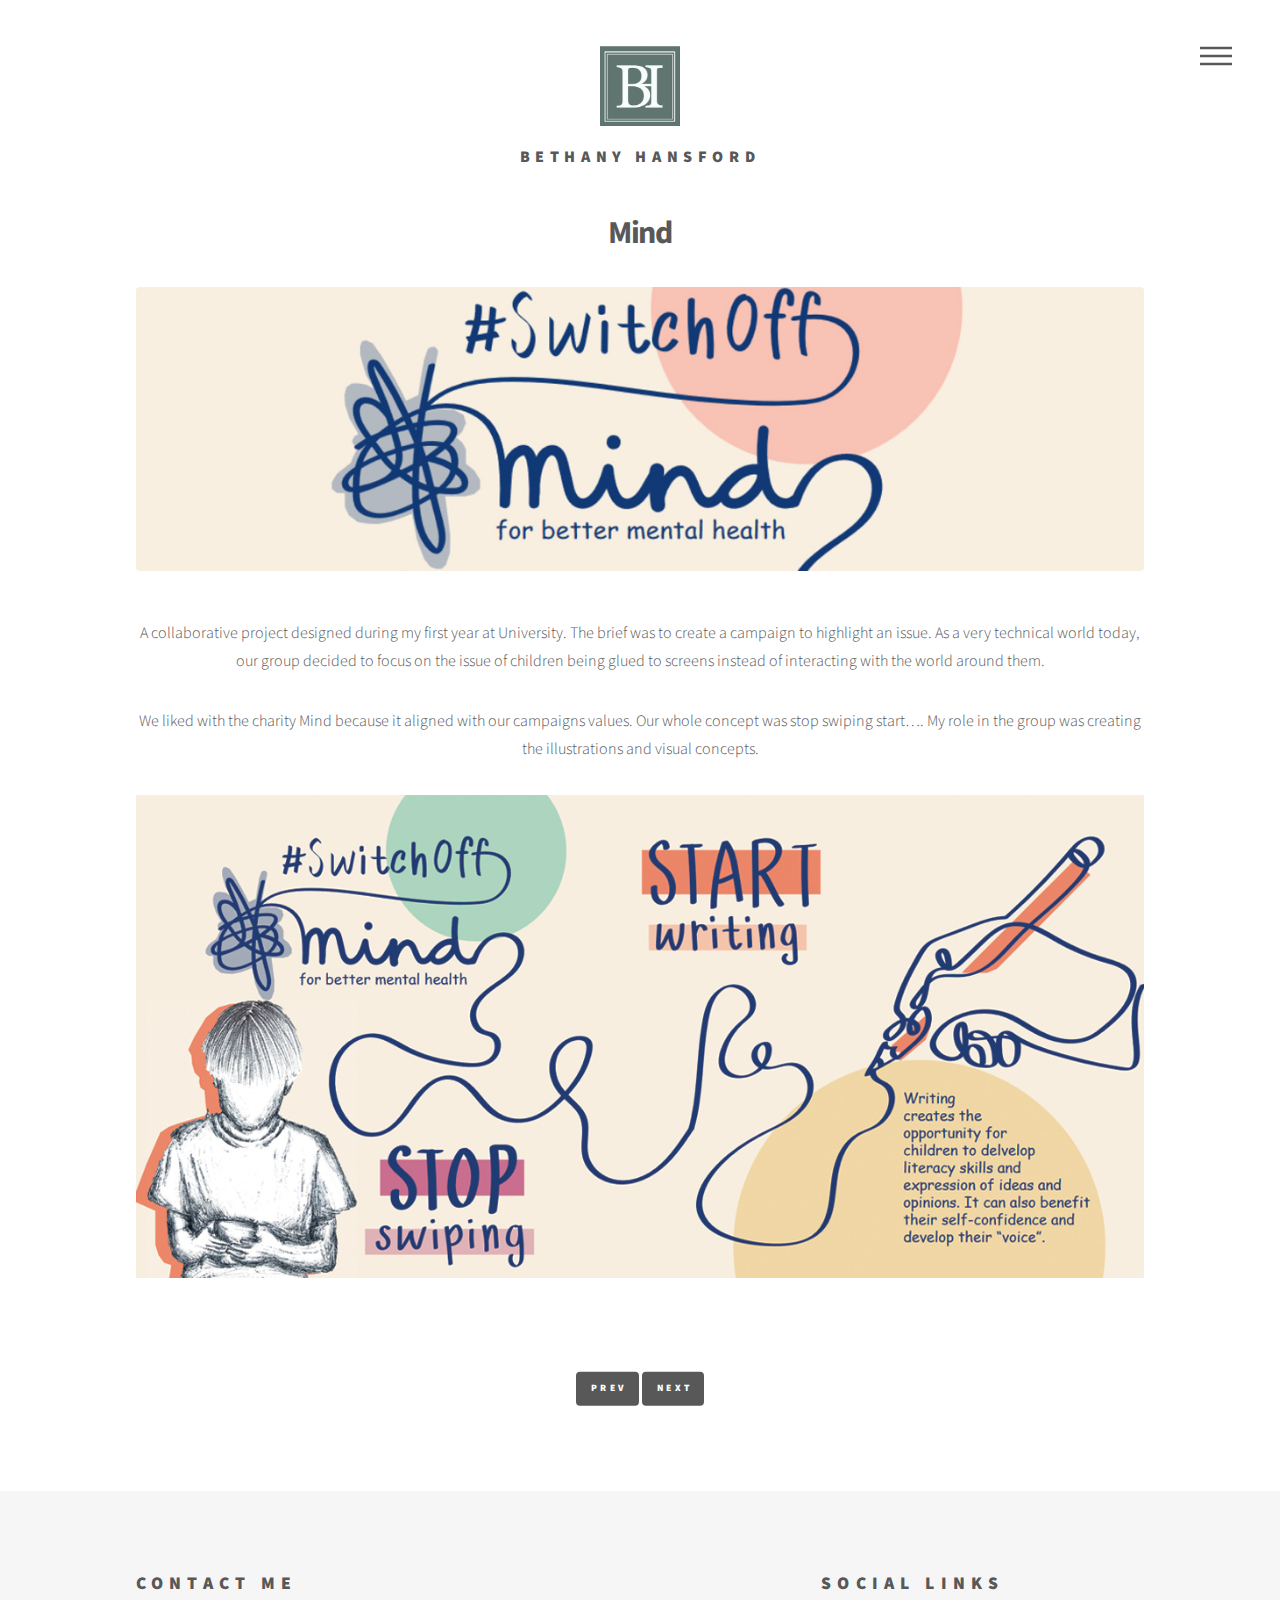
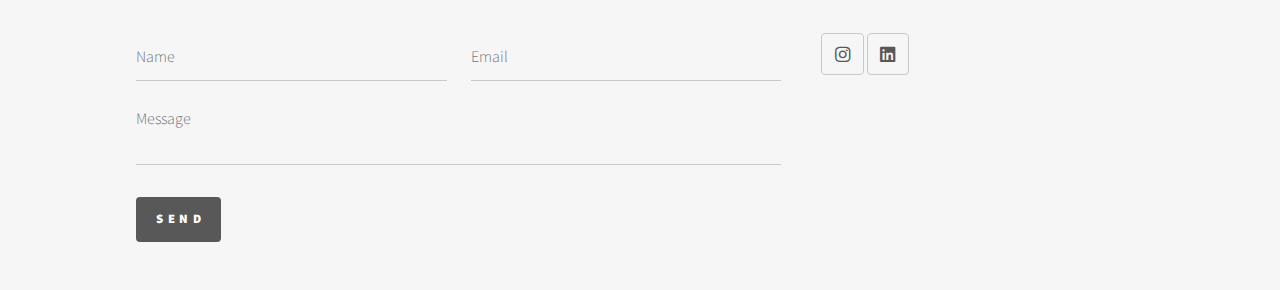
<file: mind.html>
<!DOCTYPE HTML>

<html>
	<head>
		<title>Mind</title>
		<meta charset="utf-8" />
		<meta name="viewport" content="width=device-width, initial-scale=1, user-scalable=no" />
		<link rel="stylesheet" href="assets/css/main.css" />
		<noscript><link rel="stylesheet" href="assets/css/noscript.css" /></noscript>
	</head>
	<body class="is-preload fade-in">
		<!-- Wrapper -->
			<div id="wrapper">

				<!-- Header -->
					<header id="header">
						<div class="inner">

							<!-- Logo -->
								<a href="index.html" class="logo">
									<span class="symbol"><img src="images/logo.png" alt="" /></span><span class="title ">Bethany Hansford</span>
								</a>

							<!-- Nav -->
								<nav>
									<ul>
										<li><a href="#menu">Menu</a></li>
									</ul>
								</nav>

						</div>
					</header>

				<!-- Menu -->
					<nav id="menu">
						<h2>Menu</h2>
						<ul>
							<li><a href="index.html">Home</a></li>
							<li><a href="about_me.html">About Me</a></li>
						</ul>
					</nav>

				<!-- Main -->
					<div id="main">
						<div class="inner">
							<h1>Mind</h1>
							<span class="image main"><img src="images/mind_page_images/header.jpg" alt="" /></span>
							<p>A collaborative project designed during my first year at University. The brief was to create a campaign to highlight an issue.
								 As a very technical world today, our group decided to focus on the issue of children being glued to screens instead of interacting with the world around them. </p>
							<p>We liked with the charity Mind because it aligned with our campaigns values. Our whole concept was stop swiping start…. My role in the group was creating the illustrations and visual concepts.</p>
							<div class="slider">
								<img src="images/mind_page_images/writing.jpg" alt="Image 1" class="active">
								<img src="images/mind_page_images/biking.jpg" alt="Image 2">
								<img src="images/mind_page_images/climbing.jpg" alt="Image 3">
								<img src="images/mind_page_images/phone.jpg" alt="Image 4">
								<img src="images/mind_page_images/advertisement.jpg" alt="Image 5">
								<div class="slider-nav">
									<a id="prevButton" class="primary button small">Prev</a>
									<a id="nextButton" class="primary button small"">Next</a>
								</div>
							</div>
						</div>
					</div>

				<!-- Footer -->
					<footer id="footer">
						<div class="inner">
							<section>
								<h2>Contact me</h2>
								<form action="mailto:bethhansford2002@icloud.com" method="post" enctype="text/plain">
									<div class="fields">
										<div class="field half">
											<input type="text" name="name" id="name" placeholder="Name" />
										</div>
										<div class="field half">
											<input type="email" name="email" id="email" placeholder="Email" />
										</div>
										<div class="field">
											<textarea name="message" id="message" placeholder="Message"></textarea>
										</div>
									</div>
									<ul class="actions">
										<li><input type="submit" value="Send" class="primary" /></li>
									</ul>
								</form>
							</section>
							<section>
								<h2>Social Links</h2>
								<div class="social-icons">
									<a href="https://www.instagram.com/b.h_designs_/" class="icon brands style2 fa-instagram" target="_blank"><span class="label">Instagram</span></a>
								  	<a href="https://www.linkedin.com/in/bethany-hansford-307688229/" class="icon brands style2 fa-linkedin" target="_blank"><span class="label">LinkedIn</span></a>
								</div>
							  </section>
						</div>
					</footer>

			</div>

		<!-- Scripts -->
			<script src="assets/js/jquery.min.js"></script>
			<script src="assets/js/browser.min.js"></script>
			<script src="assets/js/breakpoints.min.js"></script>
			<script src="assets/js/util.js"></script>
			<script src="assets/js/main.js"></script>

	</body>
</html>
</file>
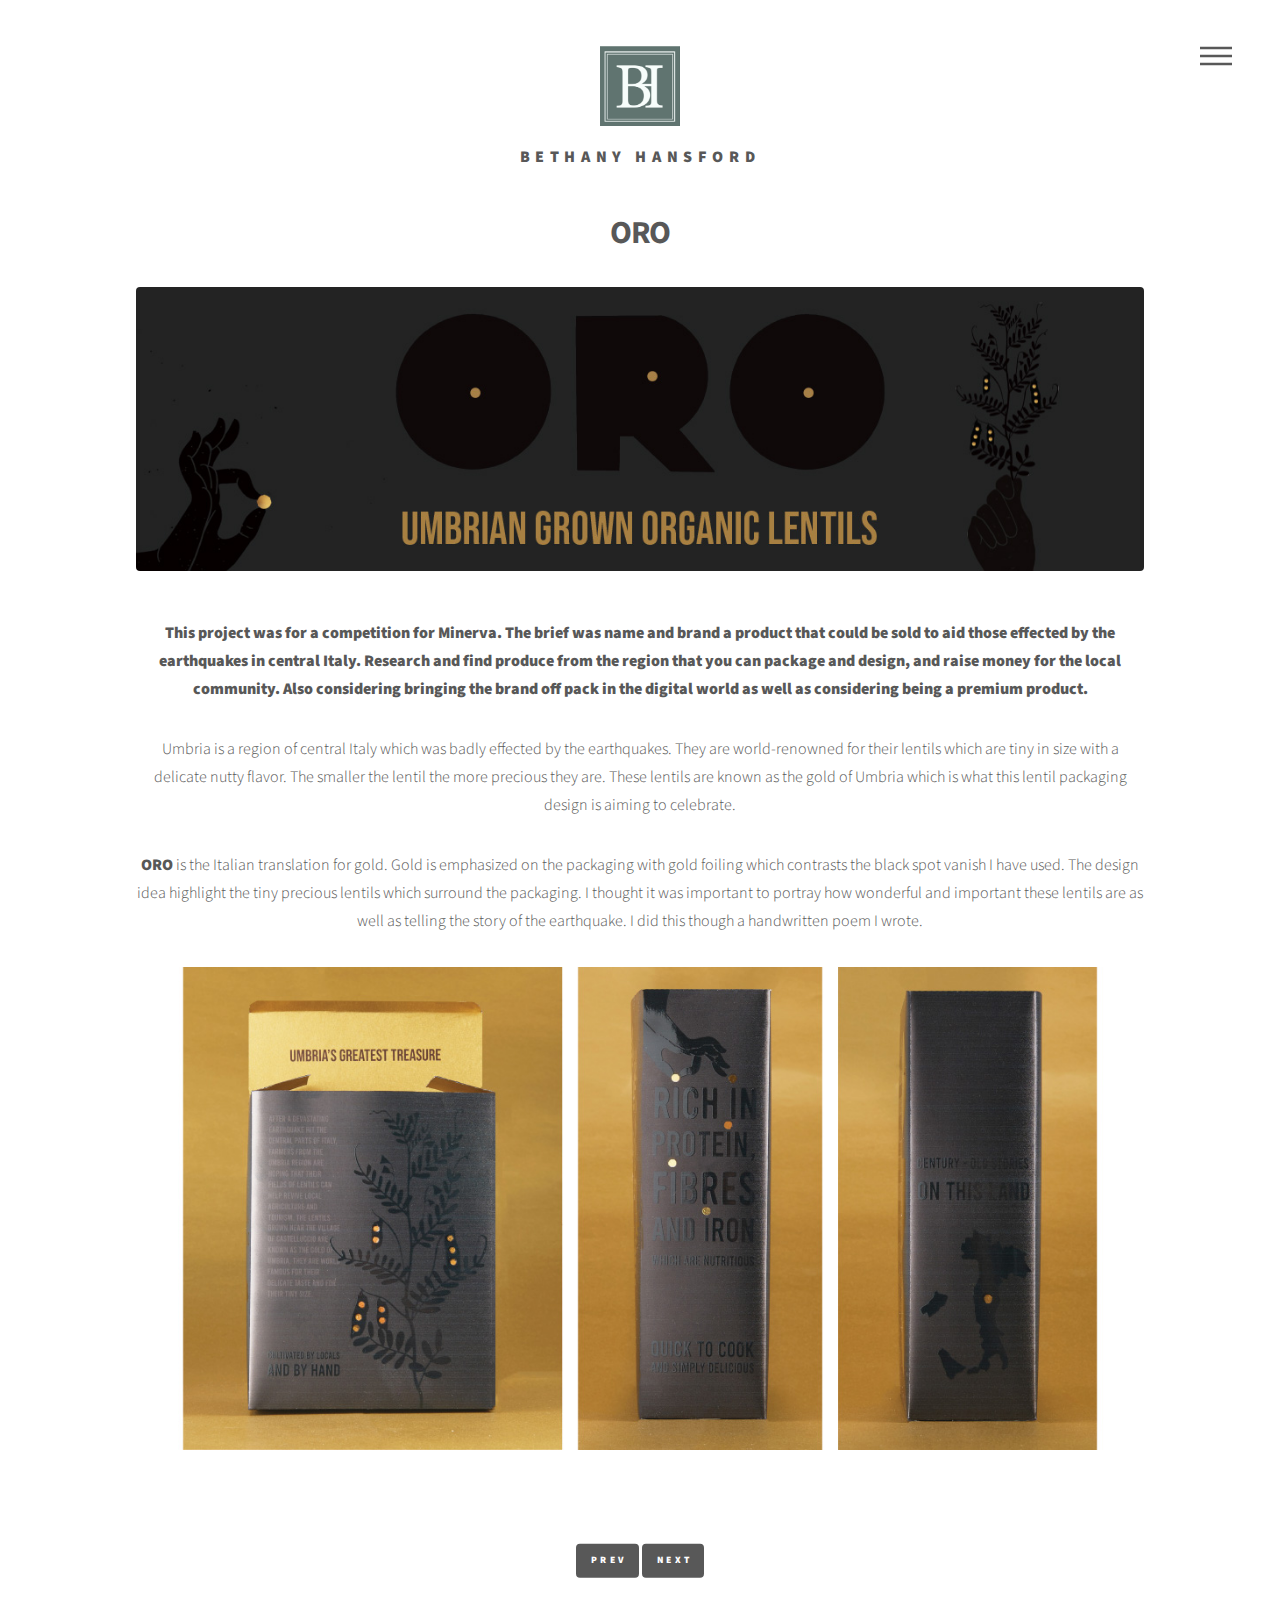
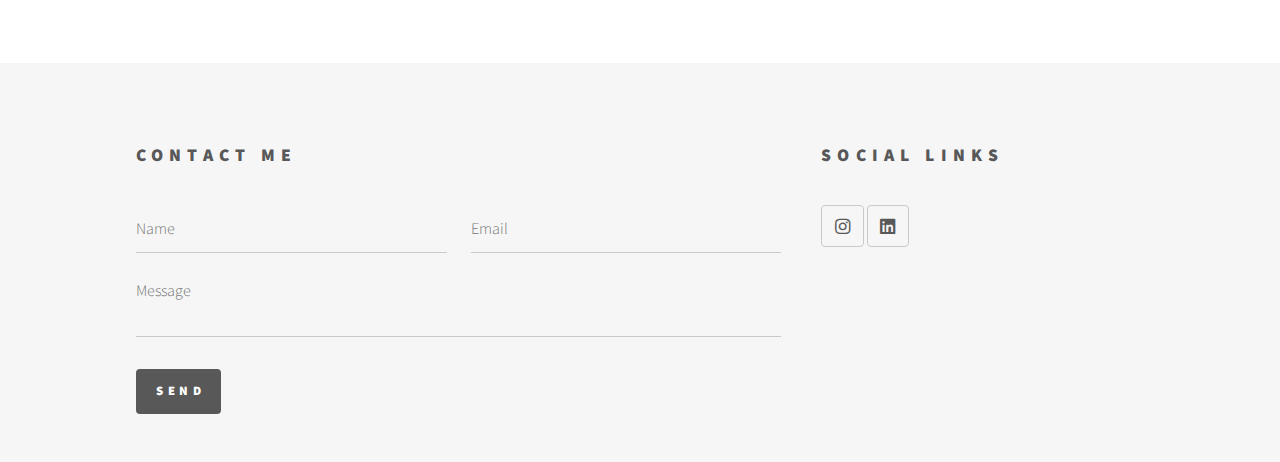
<file: oro.html>
<!DOCTYPE HTML>

<html>
	<head>
		<title>ORO</title>
		<meta charset="utf-8" />
		<meta name="viewport" content="width=device-width, initial-scale=1, user-scalable=no" />
		<link rel="stylesheet" href="assets/css/main.css" />
		<noscript><link rel="stylesheet" href="assets/css/noscript.css" /></noscript>
	</head>
	<body class="is-preload fade-in">
		<!-- Wrapper -->
			<div id="wrapper">

				<!-- Header -->
					<header id="header">
						<div class="inner">

							<!-- Logo -->
								<a href="index.html" class="logo">
									<span class="symbol"><img src="images/logo.png" alt="" /></span><span class="title ">Bethany Hansford</span>
								</a>

							<!-- Nav -->
								<nav>
									<ul>
										<li><a href="#menu">Menu</a></li>
									</ul>
								</nav>

						</div>
					</header>

				<!-- Menu -->
					<nav id="menu">
						<h2>Menu</h2>
						<ul>
							<li><a href="index.html">Home</a></li>
							<li><a href="about_me.html">About Me</a></li>
						</ul>
					</nav>

				<!-- Main -->
					<div id="main">
						<div class="inner">
							<h1>ORO</h1>
							<span class="image main"><img src="images/oro_page_images/header.jpg" alt="" /></span>
							<p><b>This project was for a competition for Minerva. The brief was name and brand a product
								that could be sold to aid those effected by the earthquakes
								in central Italy. Research and find produce from the region that you can package and
								design, and raise money for the local community. Also considering bringing the
								brand off pack in the digital world as well as considering being a premium product.</b></p>
							<p>Umbria is a region of central Italy which was badly effected by the earthquakes. They
								are world-renowned for their lentils which are tiny in size with a delicate nutty flavor.
								The smaller the lentil the more precious they are. These lentils are known as the
								gold of Umbria which is what this lentil packaging design is aiming to celebrate.</p>
							<p><b>ORO</b> is the Italian translation for gold. Gold is emphasized on the packaging with gold
								foiling which contrasts the black spot vanish I have used. The design idea highlight
								the tiny precious lentils which surround the packaging. I thought it was important to
								portray how wonderful and important these lentils are as well as telling the story of
								the earthquake. I did this though a handwritten poem I wrote.</p>
							<div class="slider">
								<img src="images/oro_page_images/back_and_sides.jpg" alt="Image 1" class="active">
								<img src="images/oro_page_images/instagram_squares.jpg" alt="Image 2">
								<img src="images/oro_page_images/front_and_magazine.jpg" alt="Image 3">
								<img src="images/oro_page_images/advertisement.jpg" alt="Image 4">
								<img src="images/oro_page_images/pop_up.jpg" alt="Image 5">

								<div class="slider-nav">
									<a id="prevButton" class="primary button small">Prev</a>
									<a id="nextButton" class="primary button small"">Next</a>
								</div>
							</div>
						</div>
					</div>

				<!-- Footer -->
					<footer id="footer">
						<div class="inner">
							<section>
								<h2>Contact me</h2>
								<form action="mailto:bethhansford2002@icloud.com" method="post" enctype="text/plain">
									<div class="fields">
										<div class="field half">
											<input type="text" name="name" id="name" placeholder="Name" />
										</div>
										<div class="field half">
											<input type="email" name="email" id="email" placeholder="Email" />
										</div>
										<div class="field">
											<textarea name="message" id="message" placeholder="Message"></textarea>
										</div>
									</div>
									<ul class="actions">
										<li><input type="submit" value="Send" class="primary" /></li>
									</ul>
								</form>
							</section>
							<section>
								<h2>Social Links</h2>
								<div class="social-icons">
									<a href="https://www.instagram.com/b.h_designs_/" class="icon brands style2 fa-instagram" target="_blank"><span class="label">Instagram</span></a>
								  	<a href="https://www.linkedin.com/in/bethany-hansford-307688229/" class="icon brands style2 fa-linkedin" target="_blank"><span class="label">LinkedIn</span></a>
								</div>
							  </section>
						</div>
					</footer>

			</div>

		<!-- Scripts -->
			<script src="assets/js/jquery.min.js"></script>
			<script src="assets/js/browser.min.js"></script>
			<script src="assets/js/breakpoints.min.js"></script>
			<script src="assets/js/util.js"></script>
			<script src="assets/js/main.js"></script>

	</body>
</html>
</file>
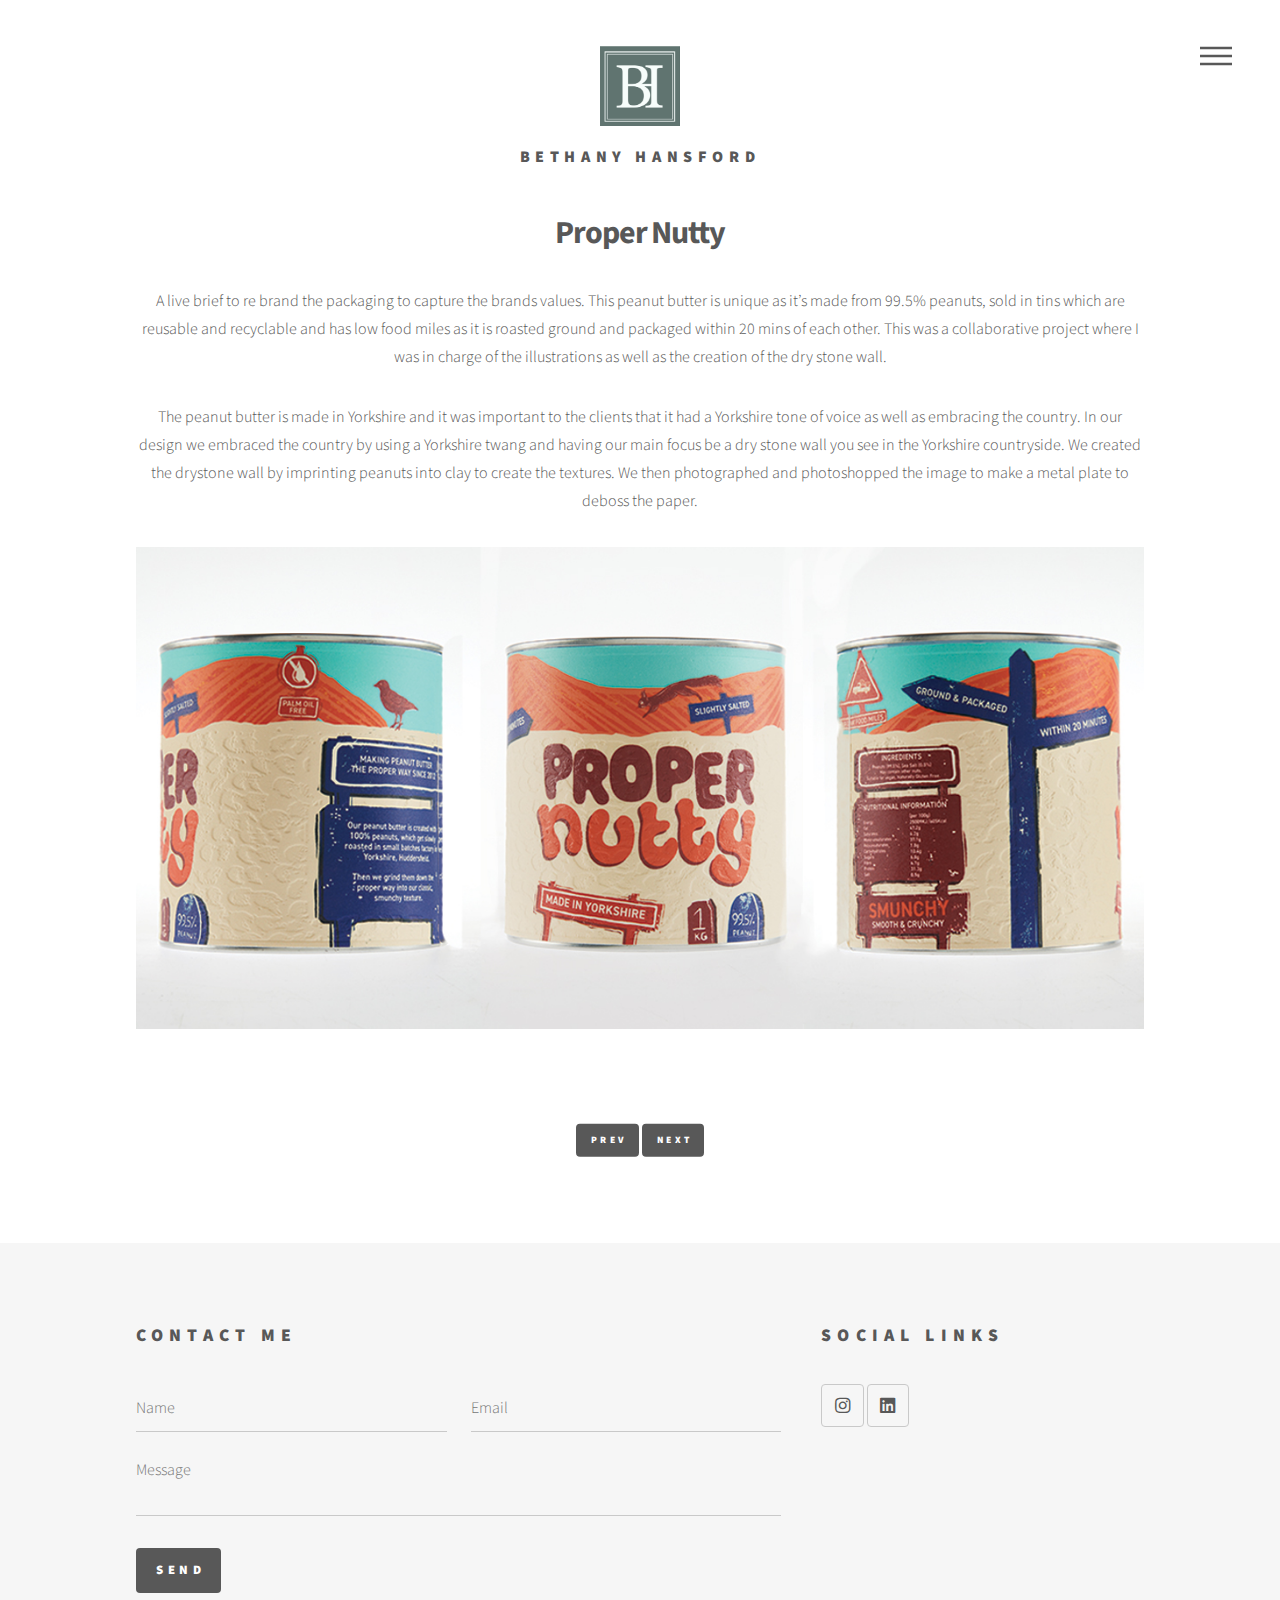
<file: proper_nutty.html>
<!DOCTYPE HTML>

<html>
	<head>
		<title>Proper Nutty</title>
		<meta charset="utf-8" />
		<meta name="viewport" content="width=device-width, initial-scale=1, user-scalable=no" />
		<link rel="stylesheet" href="assets/css/main.css" />
		<noscript><link rel="stylesheet" href="assets/css/noscript.css" /></noscript>
	</head>
	<body class="is-preload fade-in">
		<!-- Wrapper -->
			<div id="wrapper">

				<!-- Header -->
					<header id="header">
						<div class="inner">

							<!-- Logo -->
								<a href="index.html" class="logo">
									<span class="symbol"><img src="images/logo.png" alt="" /></span><span class="title ">Bethany Hansford</span>
								</a>

							<!-- Nav -->
								<nav>
									<ul>
										<li><a href="#menu">Menu</a></li>
									</ul>
								</nav>

						</div>
					</header>

				<!-- Menu -->
					<nav id="menu">
						<h2>Menu</h2>
						<ul>
							<li><a href="index.html">Home</a></li>
							<li><a href="about_me.html">About Me</a></li>
						</ul>
					</nav>

				<!-- Main -->
					<div id="main">
						<div class="inner">
							<h1>Proper Nutty</h1>
							<p>A live brief to re brand the packaging to capture the brands values. This
								peanut butter is unique as it’s made from 99.5% peanuts, sold in tins which are reusable and
								recyclable and has low food miles as it is roasted ground and packaged within 20 mins of
								each other. This was a collaborative project where I was in charge of the illustrations as well
								as the creation of the dry stone wall.</p>
							<p>The peanut butter is made in Yorkshire and it was important to the clients that it had a
								Yorkshire tone of voice as well as embracing the country. In our design we embraced the
								country by using a Yorkshire twang and having our main focus be a dry stone wall you see in
								the Yorkshire countryside. We created the drystone wall by imprinting peanuts into clay to
								create the textures. We then photographed and photoshopped the image to make a metal
								plate to deboss the paper.</p>
							<div class="slider">
								<img src="images/nutty/all_sides.jpg" alt="Image 1" class="active">
								<img src="images/nutty/close_up.jpg" alt="Image 2">
								<img src="images/nutty/second_close_up.jpg" alt="Image 3">
								<img src="images/nutty/advertisement.jpg" alt="Image 4">
								<img src="images/nutty/train_station.jpg" alt="Image 5">
								<img src="images/nutty/pop_up.jpg" alt="Image 6">
								<img src="images/nutty/instagram.jpg" alt="Image 7">
								<img src="images/nutty/making.jpg" alt="Image 8">
								<img src="images/nutty/clay_peanuts.jpg" alt="Image 9">
								<div class="slider-nav">
									<a id="prevButton" class="primary button small">Prev</a>
									<a id="nextButton" class="primary button small"">Next</a>
								</div>
							</div>
						</div>
					</div>
				<!-- Footer -->
					<footer id="footer">
						<div class="inner">
							<section>
								<h2>Contact me</h2>
								<form action="mailto:bethhansford2002@icloud.com" method="post" enctype="text/plain">
									<div class="fields">
										<div class="field half">
											<input type="text" name="name" id="name" placeholder="Name" />
										</div>
										<div class="field half">
											<input type="email" name="email" id="email" placeholder="Email" />
										</div>
										<div class="field">
											<textarea name="message" id="message" placeholder="Message"></textarea>
										</div>
									</div>
									<ul class="actions">
										<li><input type="submit" value="Send" class="primary" /></li>
									</ul>
								</form>
							</section>
							<section>
								<h2>Social Links</h2>
								<div class="social-icons">
									<a href="https://www.instagram.com/b.h_designs_/" class="icon brands style2 fa-instagram" target="_blank"><span class="label">Instagram</span></a>
								  	<a href="https://www.linkedin.com/in/bethany-hansford-307688229/" class="icon brands style2 fa-linkedin" target="_blank"><span class="label">LinkedIn</span></a>
								</div>
							  </section>
						</div>
					</footer>

			</div>

		<!-- Scripts -->
			<script src="assets/js/jquery.min.js"></script>
			<script src="assets/js/browser.min.js"></script>
			<script src="assets/js/breakpoints.min.js"></script>
			<script src="assets/js/util.js"></script>
			<script src="assets/js/main.js"></script>

	</body>
</html>
</file>
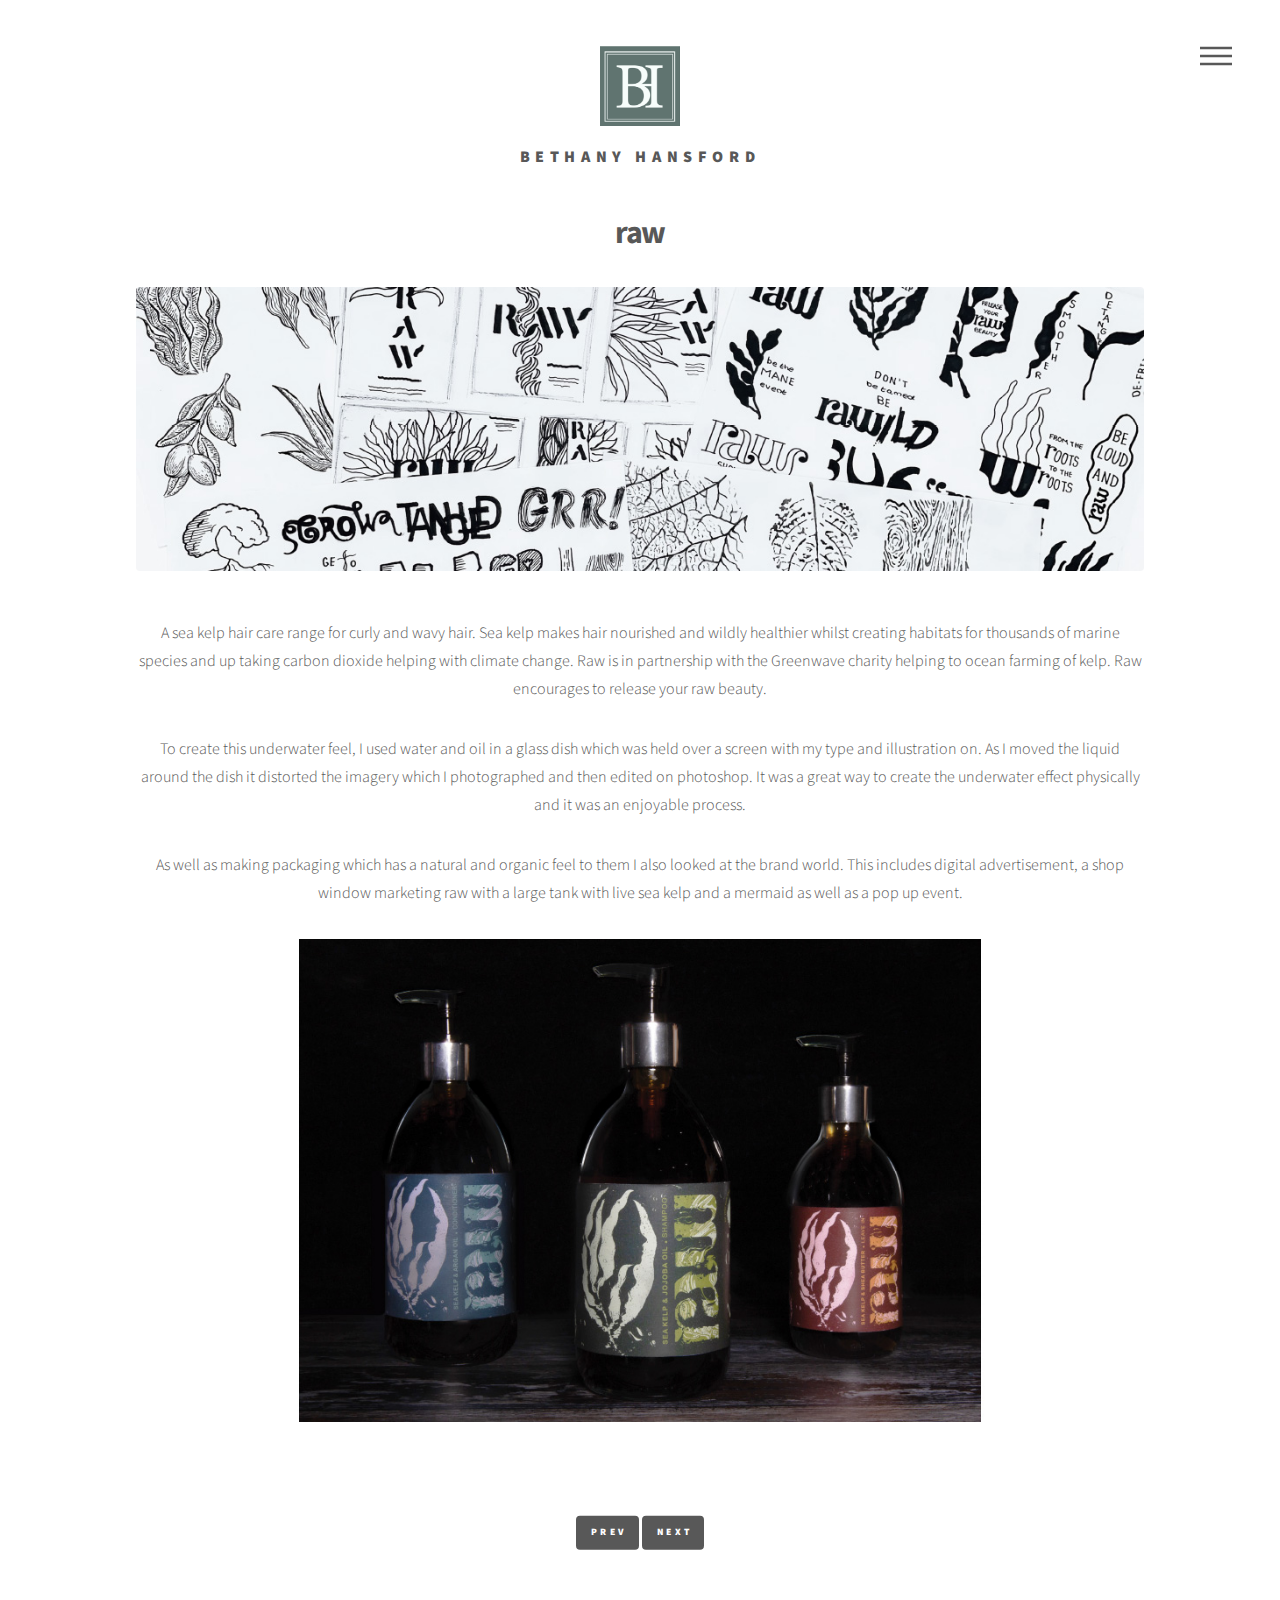
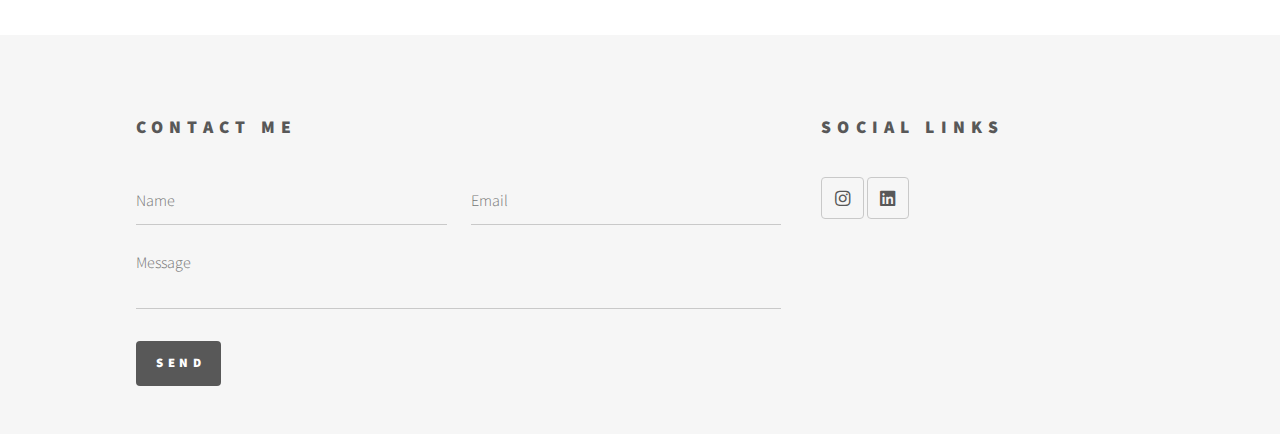
<file: raw.html>
<!DOCTYPE HTML>

<html>
	<head>
		<title>raw</title>
		<meta charset="utf-8" />
		<meta name="viewport" content="width=device-width, initial-scale=1, user-scalable=no" />
		<link rel="stylesheet" href="assets/css/main.css" />
		<noscript><link rel="stylesheet" href="assets/css/noscript.css" /></noscript>
	</head>
	<body class="is-preload fade-in">
		<!-- Wrapper -->
			<div id="wrapper">

				<!-- Header -->
					<header id="header">
						<div class="inner">

							<!-- Logo -->
								<a href="index.html" class="logo">
									<span class="symbol"><img src="images/logo.png" alt="" /></span><span class="title ">Bethany Hansford</span>
								</a>

							<!-- Nav -->
								<nav>
									<ul>
										<li><a href="#menu">Menu</a></li>
									</ul>
								</nav>

						</div>
					</header>

				<!-- Menu -->
					<nav id="menu">
						<h2>Menu</h2>
						<ul>
							<li><a href="index.html">Home</a></li>
							<li><a href="about_me.html">About Me</a></li>
						</ul>
					</nav>

				<!-- Main -->
					<div id="main">
						<div class="inner">
							<h1>raw</h1>
							<span class="image main"><img src="images/raw_page_images/header.jpg" alt="" /></span>
							<p>A sea kelp hair care range for curly and wavy hair. Sea kelp makes hair nourished and wildly
								healthier whilst creating habitats for thousands of marine species and up taking carbon dioxide
								helping with climate change. Raw is in partnership with the Greenwave charity helping to ocean
								farming of kelp. Raw encourages to release your raw beauty.</p>
							<p>To create this underwater feel, I used water and oil in a glass dish which was held over a screen with
								my type and illustration on. As I moved the liquid around the dish it distorted the imagery which I
								photographed and then edited on photoshop. It was a great way to create the underwater effect
								physically and it was an enjoyable process.</p>
							<p>As well as making packaging which has a natural and organic feel to them I also looked at the brand
								world. This includes digital advertisement, a shop window marketing raw with a large tank with live
								sea kelp and a mermaid as well as a pop up event.</p>
							<div class="slider">
								<img src="images/raw_page_images/bottle_front.jpg" alt="Image 1" class="active">
								<img src="images/raw_page_images/bottle_sides.jpg" alt="Image 2">
								<img src="images/raw_page_images/instgram.jpg" alt="Image 3">
								<img src="images/raw_page_images/shop_front_and_pop_up.jpg" alt="Image 4">
								<img src="images/raw_page_images/advertisement.jpg" alt="Image 5">
								<div class="slider-nav">
									<a id="prevButton" class="primary button small">Prev</a>
									<a id="nextButton" class="primary button small"">Next</a>
								</div>
							</div>
						</div>
					</div>

				<!-- Footer -->
					<footer id="footer">
						<div class="inner">
							<section>
								<h2>Contact me</h2>
								<form action="mailto:bethhansford2002@icloud.com" method="post" enctype="text/plain">
									<div class="fields">
										<div class="field half">
											<input type="text" name="name" id="name" placeholder="Name" />
										</div>
										<div class="field half">
											<input type="email" name="email" id="email" placeholder="Email" />
										</div>
										<div class="field">
											<textarea name="message" id="message" placeholder="Message"></textarea>
										</div>
									</div>
									<ul class="actions">
										<li><input type="submit" value="Send" class="primary" /></li>
									</ul>
								</form>
							</section>
							<section>
								<h2>Social Links</h2>
								<div class="social-icons">
									<a href="https://www.instagram.com/b.h_designs_/" class="icon brands style2 fa-instagram" target="_blank"><span class="label">Instagram</span></a>
								  	<a href="https://www.linkedin.com/in/bethany-hansford-307688229/" class="icon brands style2 fa-linkedin" target="_blank"><span class="label">LinkedIn</span></a>
								</div>
							  </section>
						</div>
					</footer>

			</div>

		<!-- Scripts -->
			<script src="assets/js/jquery.min.js"></script>
			<script src="assets/js/browser.min.js"></script>
			<script src="assets/js/breakpoints.min.js"></script>
			<script src="assets/js/util.js"></script>
			<script src="assets/js/main.js"></script>

	</body>
</html>
</file>
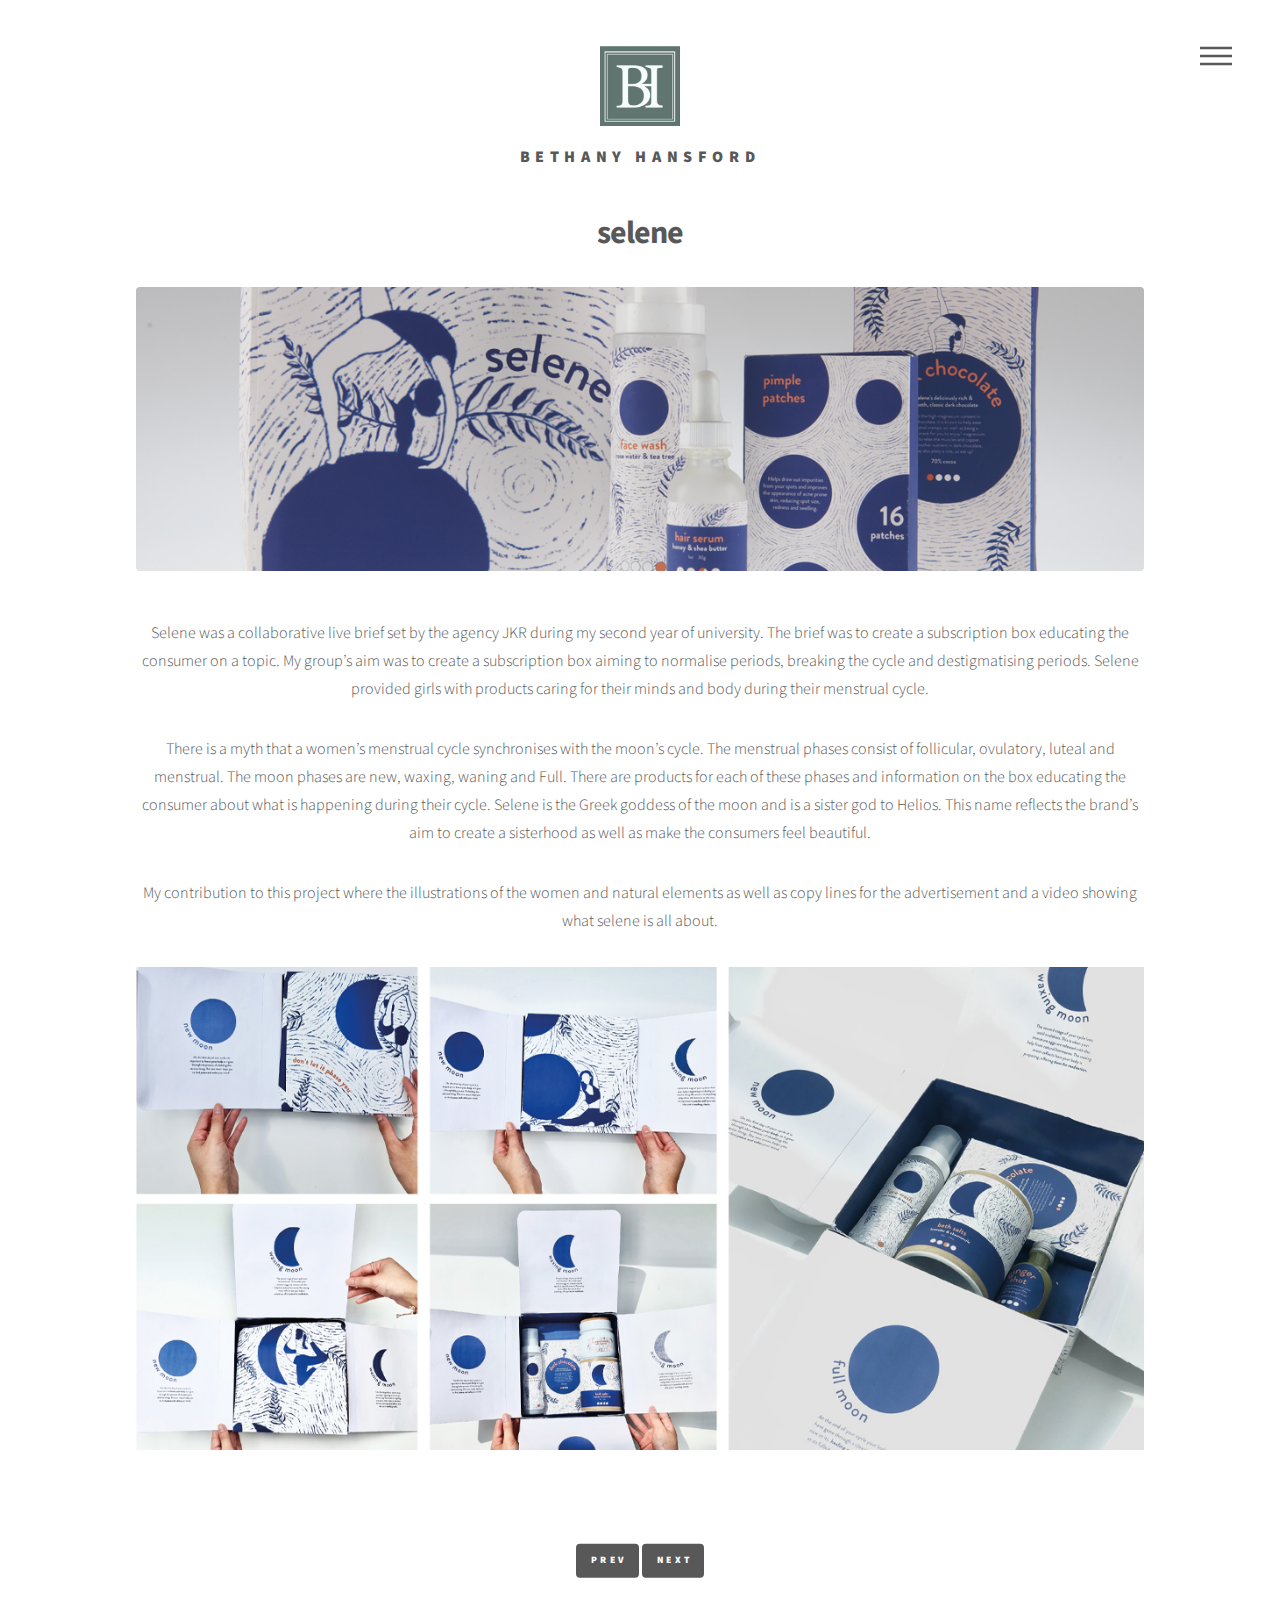
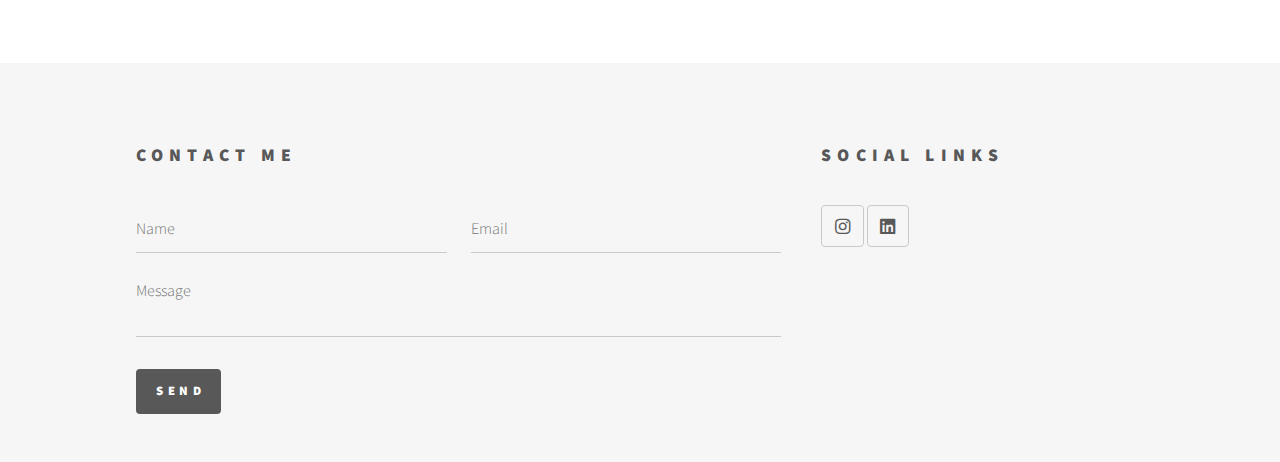
<file: selene.html>
<!DOCTYPE HTML>

<html>
	<head>
		<title>Selene</title>
		<meta charset="utf-8" />
		<meta name="viewport" content="width=device-width, initial-scale=1, user-scalable=no" />
		<link rel="stylesheet" href="assets/css/main.css" />
		<noscript><link rel="stylesheet" href="assets/css/noscript.css" /></noscript>
	</head>
	<body class="is-preload fade-in">
		<!-- Wrapper -->
			<div id="wrapper">

				<!-- Header -->
					<header id="header">
						<div class="inner">

							<!-- Logo -->
								<a href="index.html" class="logo">
									<span class="symbol"><img src="images/logo.png" alt="" /></span><span class="title ">Bethany Hansford</span>
								</a>

							<!-- Nav -->
								<nav>
									<ul>
										<li><a href="#menu">Menu</a></li>
									</ul>
								</nav>

						</div>
					</header>

				<!-- Menu -->
					<nav id="menu">
						<h2>Menu</h2>
						<ul>
							<li><a href="index.html">Home</a></li>
							<li><a href="about_me.html">About Me</a></li>
						</ul>
					</nav>

				<!-- Main -->
					<div id="main">
						<div class="inner">
							<h1>selene</h1>
							<span class="image main"><img src="images/selene_page_images/selene_main_image.jpg" alt="" /></span>
							<p>Selene was a collaborative live brief set by the agency JKR during my second year of university. The brief was to create a subscription box educating the consumer on a topic. My group’s aim was to create a subscription box aiming to normalise periods, breaking the cycle and destigmatising periods. Selene provided girls with products caring for their minds and body during their menstrual cycle.</p>
							<p>There is a myth that a women’s menstrual cycle synchronises with the moon’s cycle. The menstrual phases consist of follicular, ovulatory, luteal and menstrual. The moon phases are new, waxing, waning and Full. There are products for each of these phases and information on the box educating the consumer about what is happening during their cycle. Selene is the Greek goddess of the moon and is a sister god to Helios. This name reflects the brand’s aim to create a sisterhood as well as make the consumers feel beautiful.</p>
							<p>My contribution to this project where the illustrations of the women and natural elements as well as copy lines for the advertisement and a video showing what selene is all about.</p>
							<div class="slider">
								<img src="images/selene_page_images/selene_inside_box.jpg" alt="Image 1" class="active">
								<img src="images/selene_page_images/selene_products.jpg" alt="Image 2">
								<img src="images/selene_page_images/selene_poster_advertisement.jpg" alt="Image 3">
								<div class="slider-nav">
									<a id="prevButton" class="primary button small">Prev</a>
									<a id="nextButton" class="primary button small"">Next</a>
								</div>
							</div>
						</div>
					</div>

				<!-- Footer -->
					<footer id="footer">
						<div class="inner">
							<section>
								<h2>Contact me</h2>
								<form action="mailto:bethhansford2002@icloud.com" method="post" enctype="text/plain">
									<div class="fields">
										<div class="field half">
											<input type="text" name="name" id="name" placeholder="Name" />
										</div>
										<div class="field half">
											<input type="email" name="email" id="email" placeholder="Email" />
										</div>
										<div class="field">
											<textarea name="message" id="message" placeholder="Message"></textarea>
										</div>
									</div>
									<ul class="actions">
										<li><input type="submit" value="Send" class="primary" /></li>
									</ul>
								</form>
							</section>
							<section>
								<h2>Social Links</h2>
								<div class="social-icons">
									<a href="https://www.instagram.com/b.h_designs_/" class="icon brands style2 fa-instagram" target="_blank"><span class="label">Instagram</span></a>
								  	<a href="https://www.linkedin.com/in/bethany-hansford-307688229/" class="icon brands style2 fa-linkedin" target="_blank"><span class="label">LinkedIn</span></a>
								</div>
							  </section>
						</div>
					</footer>

			</div>

		<!-- Scripts -->
			<script src="assets/js/jquery.min.js"></script>
			<script src="assets/js/browser.min.js"></script>
			<script src="assets/js/breakpoints.min.js"></script>
			<script src="assets/js/util.js"></script>
			<script src="assets/js/main.js"></script>

	</body>
</html>
</file>
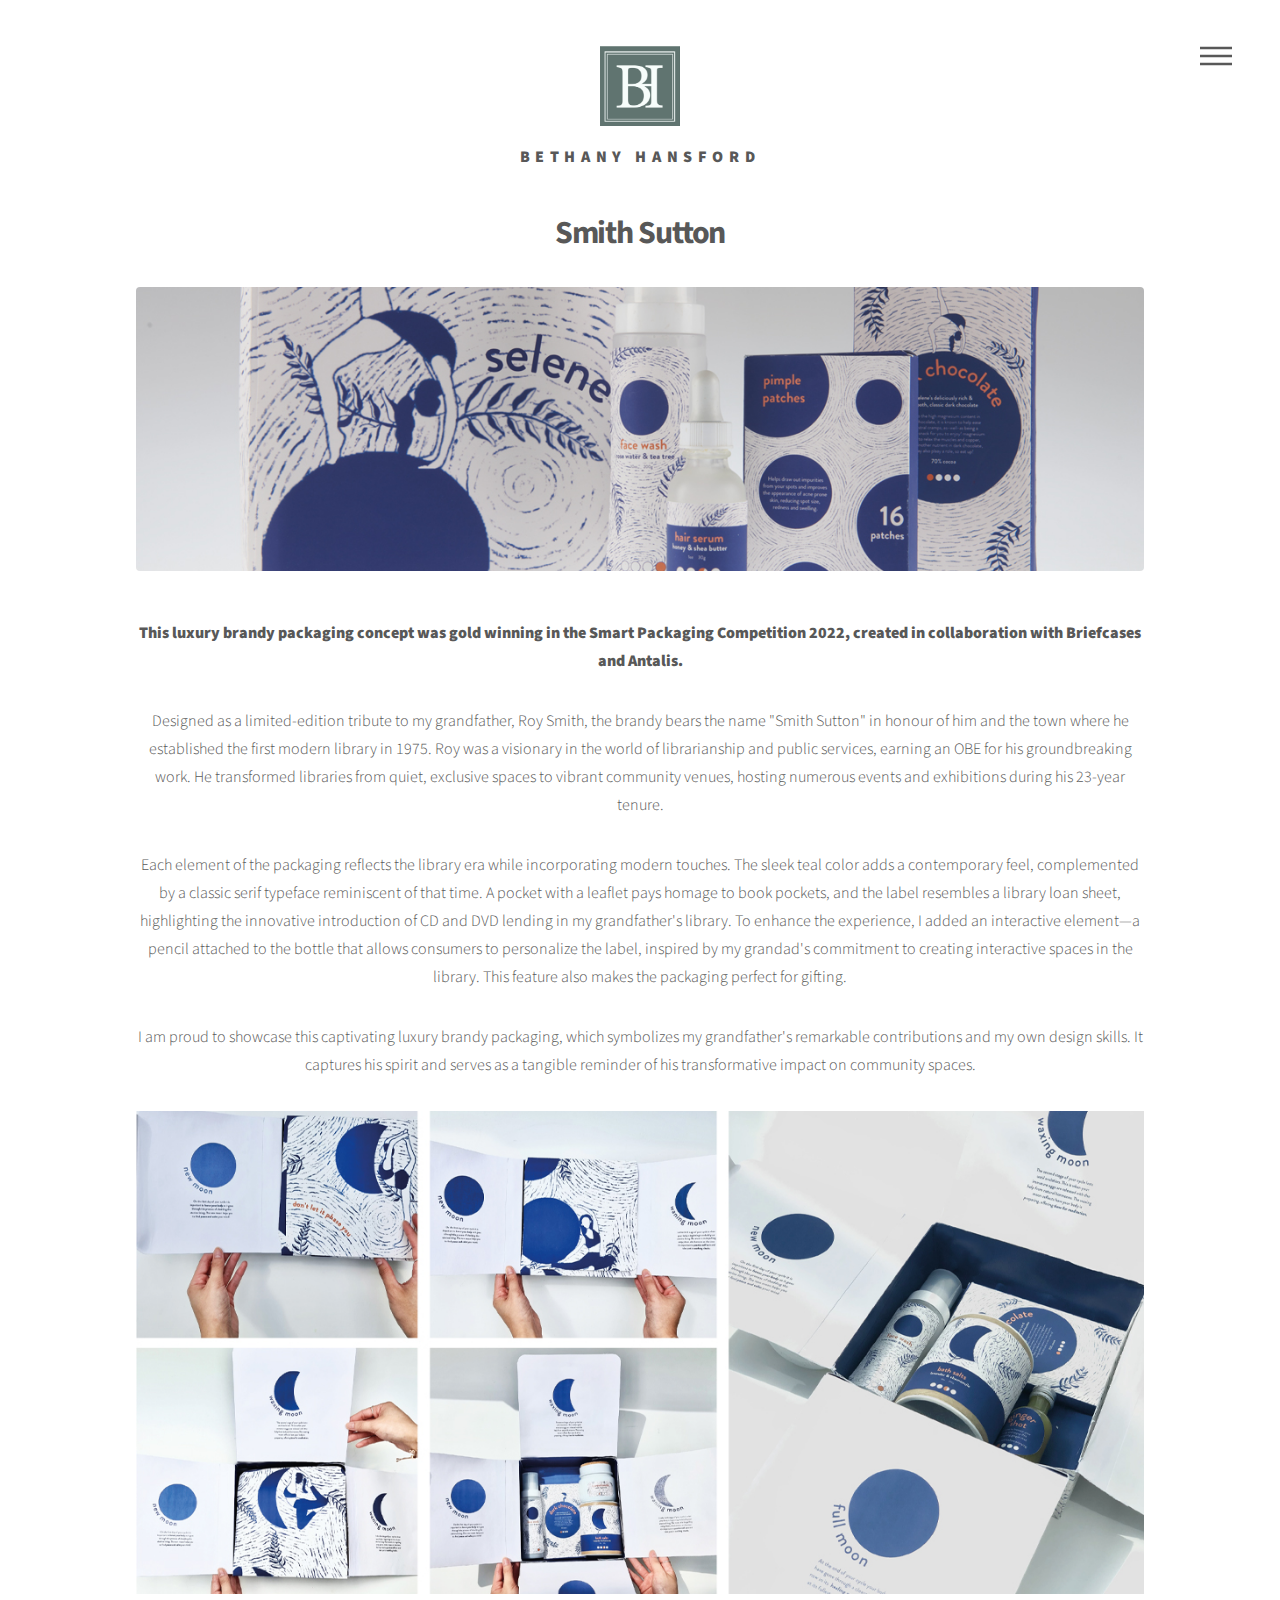
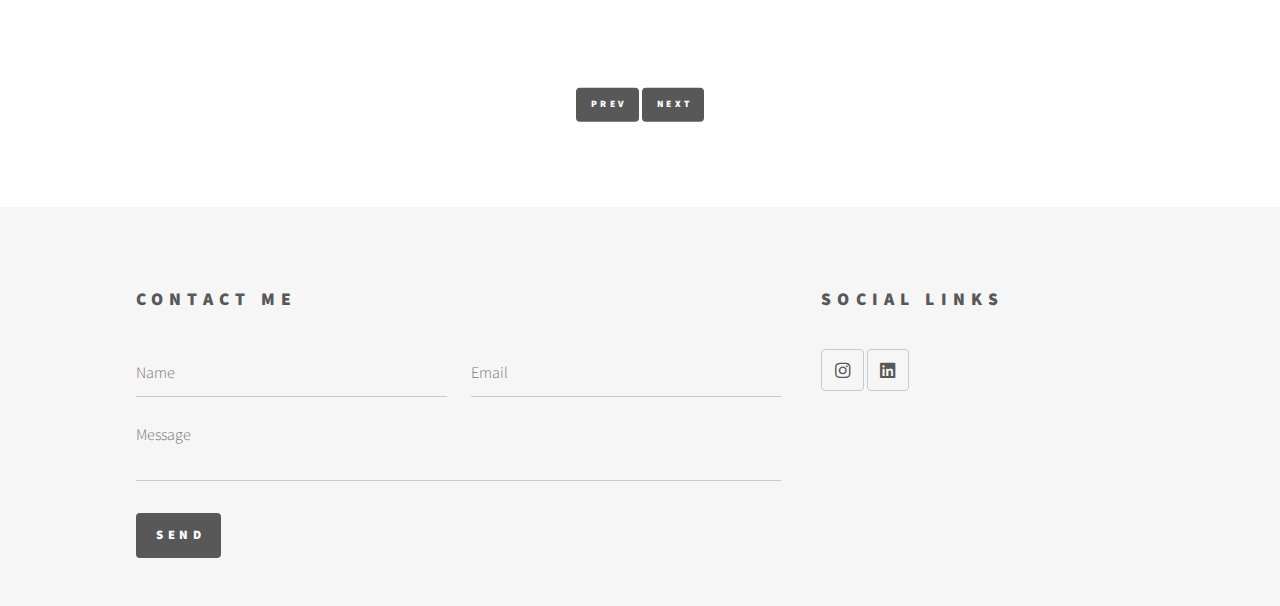
<file: smith_sutton.html>
<!DOCTYPE HTML>

<html>
	<head>
		<title>Smith Sutton</title>
		<meta charset="utf-8" />
		<meta name="viewport" content="width=device-width, initial-scale=1, user-scalable=no" />
		<link rel="stylesheet" href="assets/css/main.css" />
		<noscript><link rel="stylesheet" href="assets/css/noscript.css" /></noscript>
	</head>
	<body class="is-preload fade-in">
		<!-- Wrapper -->
			<div id="wrapper">

				<!-- Header -->
					<header id="header">
						<div class="inner">

							<!-- Logo -->
								<a href="index.html" class="logo">
									<span class="symbol"><img src="images/logo.png" alt="" /></span><span class="title ">Bethany Hansford</span>
								</a>

							<!-- Nav -->
								<nav>
									<ul>
										<li><a href="#menu">Menu</a></li>
									</ul>
								</nav>

						</div>
					</header>

				<!-- Menu -->
					<nav id="menu">
						<h2>Menu</h2>
						<ul>
							<li><a href="index.html">Home</a></li>
							<li><a href="about_me.html">About Me</a></li>
						</ul>
					</nav>

				<!-- Main -->
					<div id="main">
						<div class="inner">
							<h1>Smith Sutton</h1>
							<span class="image main"><img src="images/selene_page_images/selene_main_image.jpg" alt="" /></span>
							<p><b>This luxury brandy packaging concept was gold winning in the Smart Packaging Competition 2022, created in collaboration with Briefcases and Antalis.</b></p>
							<p>Designed as a limited-edition tribute to my grandfather, Roy Smith, the brandy bears the name "Smith Sutton" in honour of him and the town where he established the first modern library in 1975. Roy was a visionary in the world of librarianship and public services, earning an OBE for his groundbreaking work. He transformed libraries from quiet, exclusive spaces to vibrant community venues, hosting numerous events and exhibitions during his 23-year tenure.</p>
							<p>Each element of the packaging reflects the library era while incorporating modern touches. The sleek teal color adds a contemporary feel, complemented by a classic serif typeface reminiscent of that time. A pocket with a leaflet pays homage to book pockets, and the label resembles a library loan sheet, highlighting the innovative introduction of CD and DVD lending in my grandfather's library. To enhance the experience, I added an interactive element—a pencil attached to the bottle that allows consumers to personalize the label, inspired by my grandad's commitment to creating interactive spaces in the library. This feature also makes the packaging perfect for gifting.</p>
							<p>I am proud to showcase this captivating luxury brandy packaging, which symbolizes my grandfather's remarkable contributions and my own design skills. It captures his spirit and serves as a tangible reminder of his transformative impact on community spaces.</p>
							<div class="slider">
								<img src="images/selene_page_images/selene_inside_box.jpg" alt="Image 1" class="active">
								<img src="images/selene_page_images/selene_products.jpg" alt="Image 2">
								<img src="images/selene_page_images/selene_poster_advertisement.jpg" alt="Image 3">
								<div class="slider-nav">
									<a id="prevButton" class="primary button small">Prev</a>
									<a id="nextButton" class="primary button small"">Next</a>
								</div>
							</div>
						</div>
					</div>

				<!-- Footer -->
					<footer id="footer">
						<div class="inner">
							<section>
								<h2>Contact me</h2>
								<form action="mailto:bethhansford2002@icloud.com" method="post" enctype="text/plain">
									<div class="fields">
										<div class="field half">
											<input type="text" name="name" id="name" placeholder="Name" />
										</div>
										<div class="field half">
											<input type="email" name="email" id="email" placeholder="Email" />
										</div>
										<div class="field">
											<textarea name="message" id="message" placeholder="Message"></textarea>
										</div>
									</div>
									<ul class="actions">
										<li><input type="submit" value="Send" class="primary" /></li>
									</ul>
								</form>
							</section>
							<section>
								<h2>Social Links</h2>
								<div class="social-icons">
									<a href="https://www.instagram.com/b.h_designs_/" class="icon brands style2 fa-instagram" target="_blank"><span class="label">Instagram</span></a>
								  	<a href="https://www.linkedin.com/in/bethany-hansford-307688229/" class="icon brands style2 fa-linkedin" target="_blank"><span class="label">LinkedIn</span></a>
								</div>
							  </section>
						</div>
					</footer>

			</div>

		<!-- Scripts -->
			<script src="assets/js/jquery.min.js"></script>
			<script src="assets/js/browser.min.js"></script>
			<script src="assets/js/breakpoints.min.js"></script>
			<script src="assets/js/util.js"></script>
			<script src="assets/js/main.js"></script>

	</body>
</html>
</file>
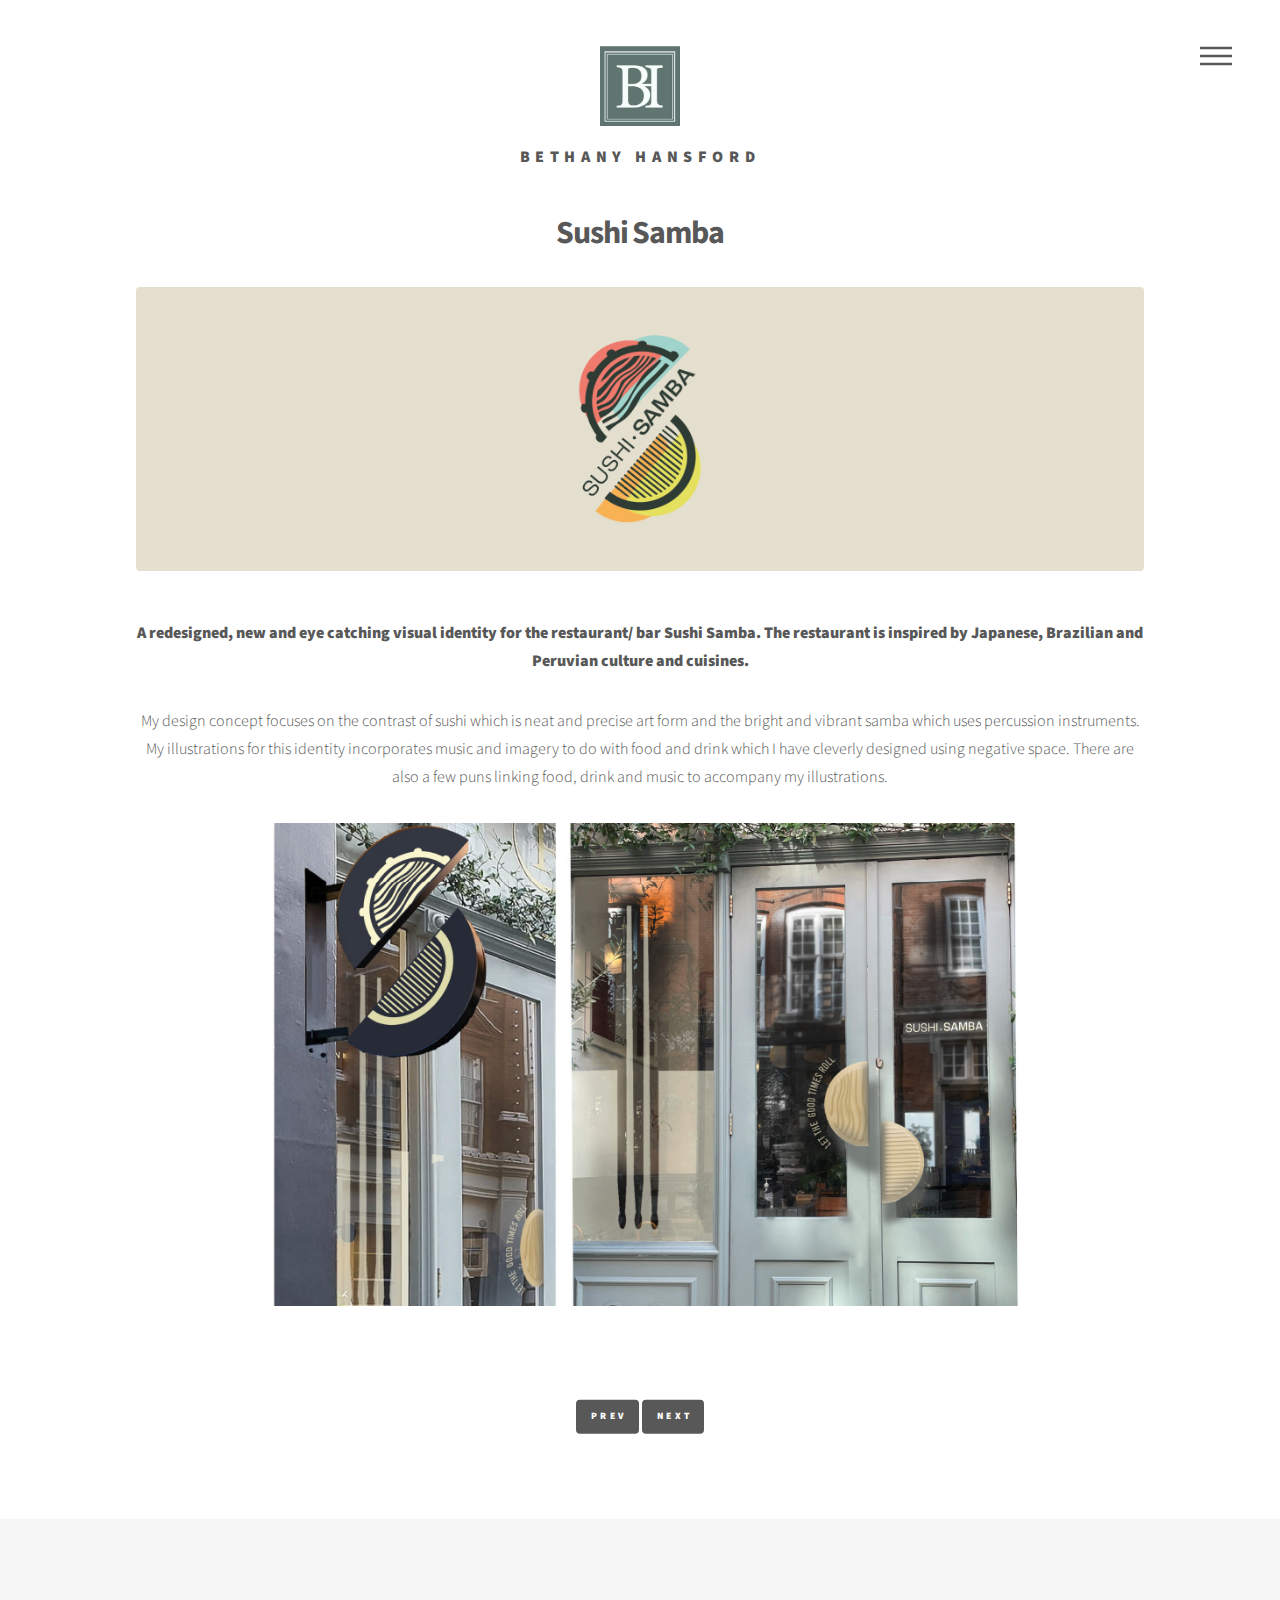
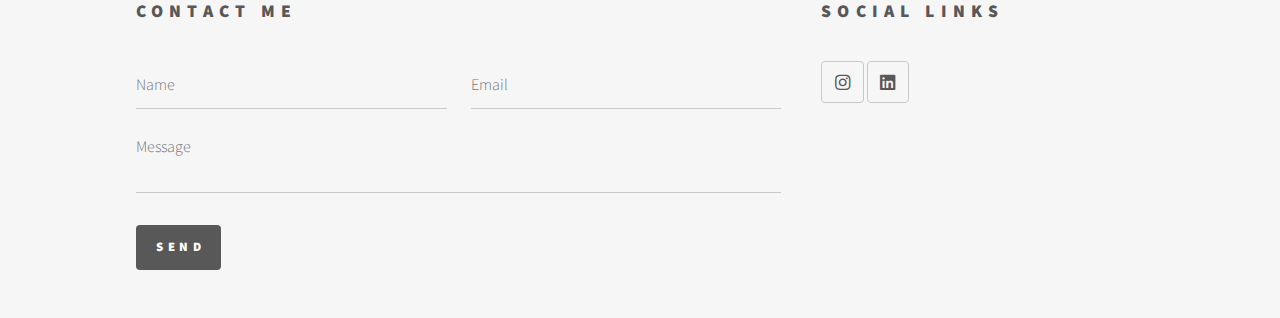
<file: sushi_samba.html>
<!DOCTYPE HTML>

<html>
	<head>
		<title>sushi samba</title>
		<meta charset="utf-8" />
		<meta name="viewport" content="width=device-width, initial-scale=1, user-scalable=no" />
		<link rel="stylesheet" href="assets/css/main.css" />
		<noscript><link rel="stylesheet" href="assets/css/noscript.css" /></noscript>
	</head>
	<body class="is-preload fade-in">
		<!-- Wrapper -->
			<div id="wrapper">

				<!-- Header -->
					<header id="header">
						<div class="inner">

							<!-- Logo -->
								<a href="index.html" class="logo">
									<span class="symbol"><img src="images/logo.png" alt="" /></span><span class="title ">Bethany Hansford</span>
								</a>

							<!-- Nav -->
								<nav>
									<ul>
										<li><a href="#menu">Menu</a></li>
									</ul>
								</nav>

						</div>
					</header>

				<!-- Menu -->
					<nav id="menu">
						<h2>Menu</h2>
						<ul>
							<li><a href="index.html">Home</a></li>
							<li><a href="about_me.html">About Me</a></li>
						</ul>
					</nav>

				<!-- Main -->
					<div id="main">
						<div class="inner">
							<h1>Sushi Samba</h1>
							<span class="image main"><img src="images/sushi_samba_page_images/header.jpg" alt="" /></span>
							<p><b>A redesigned, new and eye catching visual identity for the restaurant/ bar Sushi Samba. The
								restaurant is inspired by Japanese, Brazilian and Peruvian culture and cuisines.</b></p>
							<p>My design concept focuses on the contrast of sushi which is neat and precise art form and
								the bright and vibrant samba which uses percussion instruments. My illustrations for this
								identity incorporates music and imagery to do with food and drink which I have cleverly
								designed using negative space. There are also a few puns linking food, drink and music to
								accompany my illustrations.</p>
							<div class="slider">
								<img src="images/sushi_samba_page_images/exterior.jpg" alt="Image 1" class="active">
								<img src="images/sushi_samba_page_images/interior_and_menus.jpg" alt="Image 2">
								<img src="images/sushi_samba_page_images/instagram.jpg" alt="Image 3">
								<img src="images/sushi_samba_page_images/coasters.jpg" alt="Image 4">
								<img src="images/sushi_samba_page_images/sketches.jpg" alt="Image 5">

								<div class="slider-nav">
									<a id="prevButton" class="primary button small">Prev</a>
									<a id="nextButton" class="primary button small"">Next</a>
								</div>
							</div>
						</div>
					</div>

				<!-- Footer -->
					<footer id="footer">
						<div class="inner">
							<section>
								<h2>Contact me</h2>
								<form action="mailto:bethhansford2002@icloud.com" method="post" enctype="text/plain">
									<div class="fields">
										<div class="field half">
											<input type="text" name="name" id="name" placeholder="Name" />
										</div>
										<div class="field half">
											<input type="email" name="email" id="email" placeholder="Email" />
										</div>
										<div class="field">
											<textarea name="message" id="message" placeholder="Message"></textarea>
										</div>
									</div>
									<ul class="actions">
										<li><input type="submit" value="Send" class="primary" /></li>
									</ul>
								</form>
							</section>
							<section>
								<h2>Social Links</h2>
								<div class="social-icons">
									<a href="https://www.instagram.com/b.h_designs_/" class="icon brands style2 fa-instagram" target="_blank"><span class="label">Instagram</span></a>
								  	<a href="https://www.linkedin.com/in/bethany-hansford-307688229/" class="icon brands style2 fa-linkedin" target="_blank"><span class="label">LinkedIn</span></a>
								</div>
							  </section>
						</div>
					</footer>

			</div>

		<!-- Scripts -->
			<script src="assets/js/jquery.min.js"></script>
			<script src="assets/js/browser.min.js"></script>
			<script src="assets/js/breakpoints.min.js"></script>
			<script src="assets/js/util.js"></script>
			<script src="assets/js/main.js"></script>

	</body>
</html>
</file>
<file: assets/css/noscript.css>
/* Tiles */

	body.is-preload .tiles article {
		-moz-transform: none;
		-webkit-transform: none;
		-ms-transform: none;
		transform: none;
		opacity: 1;
	}
</file>
<file: assets/css/main.css>
@import url(fontawesome-all.min.css);
@import url("https://fonts.googleapis.com/css?family=Source+Sans+Pro:300,700,900");

html, body, div, span, applet, object,
iframe, h1, h2, h3, h4, h5, h6, p, blockquote,
pre, a, abbr, acronym, address, big, cite,
code, del, dfn, em, img, ins, kbd, q, s, samp,
small, strike, strong, sub, sup, tt, var, b,
u, i, center, dl, dt, dd, ol, ul, li, fieldset,
form, label, legend, table, caption, tbody,
tfoot, thead, tr, th, td, article, aside,
canvas, details, embed, figure, figcaption,
footer, header, hgroup, menu, nav, output, ruby,
section, summary, time, mark, audio, video {
	margin: 0;
	padding: 0;
	border: 0;
	font-size: 100%;
	font: inherit;
	vertical-align: baseline;}

article, aside, details, figcaption, figure,
footer, header, hgroup, menu, nav, section {
	display: block;}

body {
	line-height: 1;
}

ol, ul {
	list-style: none;
}

blockquote, q {
	quotes: none;
}

	blockquote:before, blockquote:after, q:before, q:after {
		content: '';
		content: none;
	}

table {
	border-collapse: collapse;
	border-spacing: 0;
}

body {
	-webkit-text-size-adjust: none;
}

mark {
	background-color: transparent;
	color: inherit;
}

input::-moz-focus-inner {
	border: 0;
	padding: 0;
}

input, select, textarea {
	-moz-appearance: none;
	-webkit-appearance: none;
	-ms-appearance: none;
	appearance: none;
}

/* Basic */

.slider {
	position: relative;
	width: 100%;
	height: 600px; /* Adjust the height as needed */
	overflow:visible;
  }
  
  .slider img {
	position: absolute;
	top: 0;
	left: 0;
	width: 100%;
	height: auto; /* Change height to auto to prevent stretching */
	opacity: 0;
	transition: opacity 0.5s ease;
  }
  
  .slider img.active {
	opacity: 1;
  }
  
  .slider-nav {
	position: absolute;
	top: 50%;
	left: 0;
	right: 0;
	transform: translateY(650%);
	text-align: center;
  }
  
  .slider-nav button {
	background: none;
	border: none;
	color: #000;
	font-size: 24px;
	cursor: pointer;
	padding: 0;
	margin: 0 10px;
  }
  
  .slider-nav button:focus {
	outline: none;
  }
  
  .slider-nav button:hover {
	color: #333;
  }
  
  .typing-animation {
	animation: typing 3s steps(40), blink-caret 0.75s step-end infinite;
	white-space: nowrap;
	overflow: hidden;
	border-right: 1px solid;
  }
  
  @keyframes typing {
	0% {
	  width: 0;
	}
	100% {
	  width: 100%;
	}
  }
  
  @keyframes blink-caret {
	from, to {
	  border-color: transparent;
	}
	50% {
	  border-color: orange;
	}
  }

  #visual-identity {
    color: #B2AC88; /* Replace "red" with the desired color value */
  }

  .fade-in{
	animation: fade-in 1s ease;
}

@keyframes fade-in {
	from {
		opacity: 0;
	}
	to {
		opacity: 1;
	}
}
  
.color-change {
  animation: color-change 5s infinite;
}
	@-ms-viewport {
		width: device-width;
	}

	body {
		-ms-overflow-style: scrollbar;
	}

	@media screen and (max-width: 480px) {

		html, body {
			min-width: 320px;
		}

	}

	html {
		box-sizing: border-box;
	}

	*, *:before, *:after {
		box-sizing: inherit;
	}

	body {
		background: #ffffff;
	}

		body.is-preload *, body.is-preload *:before, body.is-preload *:after {
			-moz-animation: none !important;
			-webkit-animation: none !important;
			-ms-animation: none !important;
			animation: none !important;
			-moz-transition: none !important;
			-webkit-transition: none !important;
			-ms-transition: none !important;
			transition: none !important;
		}

		#loader {
			position: fixed;
			top: 0;
			left: 0;
			width: 100%;
			height: 100%;
			background-color: #fff; /* Set the desired background color */
			z-index: 9999;
		  }
		  
		  #loader:after {
			content: "";
			position: absolute;
			top: 50%;
			left: 50%;
			width: 60px; /* Adjust the size of the loader */
			height: 60px; /* Adjust the size of the loader */
			margin: -30px 0 0 -30px; /* Adjust the negative margins to center the loader */
			border-radius: 50%;
			border: 6px solid #000; /* Set the desired border color */
			border-top-color: transparent;
			animation: loader-spin 1s linear infinite;
		  }
		  
		  @keyframes loader-spin {
			0% { transform: rotate(0deg); }
			100% { transform: rotate(360deg); }
		  }
		  
		  #content {
			opacity: 0;
			transition: opacity 1.5s ease-in-out;
		  }
		  
		  .loaded #content {
			opacity: 1;
		  }
/* Type */

	body, input, select, textarea {
		color: #585858;
		font-family: "Source Sans Pro", Helvetica, sans-serif;
		font-size: 16pt;
		font-weight: 300;
		line-height: 1.75;
	}

		@media screen and (max-width: 1680px) {

			body, input, select, textarea {
				font-size: 14pt;
			}

		}

		@media screen and (max-width: 1280px) {

			body, input, select, textarea {
				font-size: 12pt;
			}

		}

	a {
		-moz-transition: border-bottom-color 0.2s ease, color 0.2s ease;
		-webkit-transition: border-bottom-color 0.2s ease, color 0.2s ease;
		-ms-transition: border-bottom-color 0.2s ease, color 0.2s ease;
		transition: border-bottom-color 0.2s ease, color 0.2s ease;
		text-decoration: none;
		color: #585858;
		border-bottom: dotted 1px rgba(88, 88, 88, 0.5);
	}

		a:hover {
			border-bottom-color: transparent;
			color: #f2849e !important;
		}

	strong, b {
		font-weight: 900;
	}

	em, i {
		font-style: italic;
	}

	p {
		margin: 0 0 2em 0;
	}

	h1 {
		font-size: 2em;
		font-weight: 700;
		line-height: 1.3;
		margin: 0 0 1em 0;
		letter-spacing: -0.035em;
	}

		h1 a {
			color: inherit;
		}

		@media screen and (max-width: 736px) {

			h1 {
				font-size: 2em;
				margin: 0 0 1em 0;
			}

		}

		@media screen and (max-width: 360px) {

			h1 {
				font-size: 1.75em;
			}

		}

	h2, h3, h4, h5, h6 {
		font-weight: 900;
		line-height: 1.5;
		margin: 0 0 2em 0;
		text-transform: uppercase;
		letter-spacing: 0.35em;
	}

		h2 a, h3 a, h4 a, h5 a, h6 a {
			color: inherit;
		}

	h2 {
		font-size: 1.1em;
	}

	h3 {
		font-size: 1em;
	}

	h4 {
		font-size: 0.8em;
	}

	h5 {
		font-size: 0.8em;
	}

	h6 {
		font-size: 0.8em;
	}

	@media screen and (max-width: 980px) {

		h1 br, h2 br, h3 br, h4 br, h5 br, h6 br {
			display: none;
		}

	}

	@media screen and (max-width: 736px) {

		h2 {
			font-size: 1em;
		}

		h3 {
			font-size: 0.8em;
		}

	}

	sub {
		font-size: 0.8em;
		position: relative;
		top: 0.5em;
	}

	sup {
		font-size: 0.8em;
		position: relative;
		top: -0.5em;
	}

	blockquote {
		border-left: solid 4px #c9c9c9;
		font-style: italic;
		margin: 0 0 2em 0;
		padding: 0.5em 0 0.5em 2em;
	}

	code {
		background: rgba(144, 144, 144, 0.075);
		border-radius: 4px;
		border: solid 1px #c9c9c9;
		font-family: "Courier New", monospace;
		font-size: 0.9em;
		margin: 0 0.25em;
		padding: 0.25em 0.65em;
	}

	pre {
		-webkit-overflow-scrolling: touch;
		font-family: "Courier New", monospace;
		font-size: 0.9em;
		margin: 0 0 2em 0;
	}

		pre code {
			display: block;
			line-height: 1.75;
			padding: 1em 1.5em;
			overflow-x: auto;
		}

	hr {
		border: 0;
		border-bottom: solid 1px #c9c9c9;
		margin: 2em 0;
	}

		hr.major {
			margin: 3em 0;
		}

	.align-left {
		text-align: left;
	}

	.align-center {
		text-align: center;
	}

	.align-right {
		text-align: right;
	}

/* Row */

	.row {
		display: flex;
		flex-wrap: wrap;
		box-sizing: border-box;
		align-items: stretch;
	}

		.row > * {
			box-sizing: border-box;
		}

		.row.gtr-uniform > * > :last-child {
			margin-bottom: 0;
		}

		.row.aln-left {
			justify-content: flex-start;
		}

		.row.aln-center {
			justify-content: center;
		}

		.row.aln-right {
			justify-content: flex-end;
		}

		.row.aln-top {
			align-items: flex-start;
		}

		.row.aln-middle {
			align-items: center;
		}

		.row.aln-bottom {
			align-items: flex-end;
		}

		.row > .imp {
			order: -1;
		}

		.row > .col-1 {
			width: 8.33333%;
		}

		.row > .off-1 {
			margin-left: 8.33333%;
		}

		.row > .col-2 {
			width: 16.66667%;
		}

		.row > .off-2 {
			margin-left: 16.66667%;
		}

		.row > .col-3 {
			width: 25%;
		}

		.row > .off-3 {
			margin-left: 25%;
		}

		.row > .col-4 {
			width: 33.33333%;
		}

		.row > .off-4 {
			margin-left: 33.33333%;
		}

		.row > .col-5 {
			width: 41.66667%;
		}

		.row > .off-5 {
			margin-left: 41.66667%;
		}

		.row > .col-6 {
			width: 50%;
		}

		.row > .off-6 {
			margin-left: 50%;
		}

		.row > .col-7 {
			width: 58.33333%;
		}

		.row > .off-7 {
			margin-left: 58.33333%;
		}

		.row > .col-8 {
			width: 66.66667%;
		}

		.row > .off-8 {
			margin-left: 66.66667%;
		}

		.row > .col-9 {
			width: 75%;
		}

		.row > .off-9 {
			margin-left: 75%;
		}

		.row > .col-10 {
			width: 83.33333%;
		}

		.row > .off-10 {
			margin-left: 83.33333%;
		}

		.row > .col-11 {
			width: 91.66667%;
		}

		.row > .off-11 {
			margin-left: 91.66667%;
		}

		.row > .col-12 {
			width: 100%;
		}

		.row > .off-12 {
			margin-left: 100%;
		}

		.row.gtr-0 {
			margin-top: 0;
			margin-left: 0em;
		}

			.row.gtr-0 > * {
				padding: 0 0 0 0em;
			}

			.row.gtr-0.gtr-uniform {
				margin-top: 0em;
			}

				.row.gtr-0.gtr-uniform > * {
					padding-top: 0em;
				}

		.row.gtr-25 {
			margin-top: 0;
			margin-left: -0.5em;
		}

			.row.gtr-25 > * {
				padding: 0 0 0 0.5em;
			}

			.row.gtr-25.gtr-uniform {
				margin-top: -0.5em;
			}

				.row.gtr-25.gtr-uniform > * {
					padding-top: 0.5em;
				}

		.row.gtr-50 {
			margin-top: 0;
			margin-left: -1em;
		}

			.row.gtr-50 > * {
				padding: 0 0 0 1em;
			}

			.row.gtr-50.gtr-uniform {
				margin-top: -1em;
			}

				.row.gtr-50.gtr-uniform > * {
					padding-top: 1em;
				}

		.row {
			margin-top: 0;
			margin-left: -2em;
		}

			.row > * {
				padding: 0 0 0 2em;
			}

			.row.gtr-uniform {
				margin-top: -2em;
			}

				.row.gtr-uniform > * {
					padding-top: 2em;
				}

		.row.gtr-150 {
			margin-top: 0;
			margin-left: -3em;
		}

			.row.gtr-150 > * {
				padding: 0 0 0 3em;
			}

			.row.gtr-150.gtr-uniform {
				margin-top: -3em;
			}

				.row.gtr-150.gtr-uniform > * {
					padding-top: 3em;
				}

		.row.gtr-200 {
			margin-top: 0;
			margin-left: -4em;
		}

			.row.gtr-200 > * {
				padding: 0 0 0 4em;
			}

			.row.gtr-200.gtr-uniform {
				margin-top: -4em;
			}

				.row.gtr-200.gtr-uniform > * {
					padding-top: 4em;
				}

		@media screen and (max-width: 1680px) {

			.row {
				display: flex;
				flex-wrap: wrap;
				box-sizing: border-box;
				align-items: stretch;
			}

				.row > * {
					box-sizing: border-box;
				}

				.row.gtr-uniform > * > :last-child {
					margin-bottom: 0;
				}

				.row.aln-left {
					justify-content: flex-start;
				}

				.row.aln-center {
					justify-content: center;
				}

				.row.aln-right {
					justify-content: flex-end;
				}

				.row.aln-top {
					align-items: flex-start;
				}

				.row.aln-middle {
					align-items: center;
				}

				.row.aln-bottom {
					align-items: flex-end;
				}

				.row > .imp-xlarge {
					order: -1;
				}

				.row > .col-1-xlarge {
					width: 8.33333%;
				}

				.row > .off-1-xlarge {
					margin-left: 8.33333%;
				}

				.row > .col-2-xlarge {
					width: 16.66667%;
				}

				.row > .off-2-xlarge {
					margin-left: 16.66667%;
				}

				.row > .col-3-xlarge {
					width: 25%;
				}

				.row > .off-3-xlarge {
					margin-left: 25%;
				}

				.row > .col-4-xlarge {
					width: 33.33333%;
				}

				.row > .off-4-xlarge {
					margin-left: 33.33333%;
				}

				.row > .col-5-xlarge {
					width: 41.66667%;
				}

				.row > .off-5-xlarge {
					margin-left: 41.66667%;
				}

				.row > .col-6-xlarge {
					width: 50%;
				}

				.row > .off-6-xlarge {
					margin-left: 50%;
				}

				.row > .col-7-xlarge {
					width: 58.33333%;
				}

				.row > .off-7-xlarge {
					margin-left: 58.33333%;
				}

				.row > .col-8-xlarge {
					width: 66.66667%;
				}

				.row > .off-8-xlarge {
					margin-left: 66.66667%;
				}

				.row > .col-9-xlarge {
					width: 75%;
				}

				.row > .off-9-xlarge {
					margin-left: 75%;
				}

				.row > .col-10-xlarge {
					width: 83.33333%;
				}

				.row > .off-10-xlarge {
					margin-left: 83.33333%;
				}

				.row > .col-11-xlarge {
					width: 91.66667%;
				}

				.row > .off-11-xlarge {
					margin-left: 91.66667%;
				}

				.row > .col-12-xlarge {
					width: 100%;
				}

				.row > .off-12-xlarge {
					margin-left: 100%;
				}

				.row.gtr-0 {
					margin-top: 0;
					margin-left: 0em;
				}

					.row.gtr-0 > * {
						padding: 0 0 0 0em;
					}

					.row.gtr-0.gtr-uniform {
						margin-top: 0em;
					}

						.row.gtr-0.gtr-uniform > * {
							padding-top: 0em;
						}

				.row.gtr-25 {
					margin-top: 0;
					margin-left: -0.5em;
				}

					.row.gtr-25 > * {
						padding: 0 0 0 0.5em;
					}

					.row.gtr-25.gtr-uniform {
						margin-top: -0.5em;
					}

						.row.gtr-25.gtr-uniform > * {
							padding-top: 0.5em;
						}

				.row.gtr-50 {
					margin-top: 0;
					margin-left: -1em;
				}

					.row.gtr-50 > * {
						padding: 0 0 0 1em;
					}

					.row.gtr-50.gtr-uniform {
						margin-top: -1em;
					}

						.row.gtr-50.gtr-uniform > * {
							padding-top: 1em;
						}

				.row {
					margin-top: 0;
					margin-left: -2em;
				}

					.row > * {
						padding: 0 0 0 2em;
					}

					.row.gtr-uniform {
						margin-top: -2em;
					}

						.row.gtr-uniform > * {
							padding-top: 2em;
						}

				.row.gtr-150 {
					margin-top: 0;
					margin-left: -3em;
				}

					.row.gtr-150 > * {
						padding: 0 0 0 3em;
					}

					.row.gtr-150.gtr-uniform {
						margin-top: -3em;
					}

						.row.gtr-150.gtr-uniform > * {
							padding-top: 3em;
						}

				.row.gtr-200 {
					margin-top: 0;
					margin-left: -4em;
				}

					.row.gtr-200 > * {
						padding: 0 0 0 4em;
					}

					.row.gtr-200.gtr-uniform {
						margin-top: -4em;
					}

						.row.gtr-200.gtr-uniform > * {
							padding-top: 4em;
						}

		}

		@media screen and (max-width: 1280px) {

			.row {
				display: flex;
				flex-wrap: wrap;
				box-sizing: border-box;
				align-items: stretch;
			}

				.row > * {
					box-sizing: border-box;
				}

				.row.gtr-uniform > * > :last-child {
					margin-bottom: 0;
				}

				.row.aln-left {
					justify-content: flex-start;
				}

				.row.aln-center {
					justify-content: center;
				}

				.row.aln-right {
					justify-content: flex-end;
				}

				.row.aln-top {
					align-items: flex-start;
				}

				.row.aln-middle {
					align-items: center;
				}

				.row.aln-bottom {
					align-items: flex-end;
				}

				.row > .imp-large {
					order: -1;
				}

				.row > .col-1-large {
					width: 8.33333%;
				}

				.row > .off-1-large {
					margin-left: 8.33333%;
				}

				.row > .col-2-large {
					width: 16.66667%;
				}

				.row > .off-2-large {
					margin-left: 16.66667%;
				}

				.row > .col-3-large {
					width: 25%;
				}

				.row > .off-3-large {
					margin-left: 25%;
				}

				.row > .col-4-large {
					width: 33.33333%;
				}

				.row > .off-4-large {
					margin-left: 33.33333%;
				}

				.row > .col-5-large {
					width: 41.66667%;
				}

				.row > .off-5-large {
					margin-left: 41.66667%;
				}

				.row > .col-6-large {
					width: 50%;
				}

				.row > .off-6-large {
					margin-left: 50%;
				}

				.row > .col-7-large {
					width: 58.33333%;
				}

				.row > .off-7-large {
					margin-left: 58.33333%;
				}

				.row > .col-8-large {
					width: 66.66667%;
				}

				.row > .off-8-large {
					margin-left: 66.66667%;
				}

				.row > .col-9-large {
					width: 75%;
				}

				.row > .off-9-large {
					margin-left: 75%;
				}

				.row > .col-10-large {
					width: 83.33333%;
				}

				.row > .off-10-large {
					margin-left: 83.33333%;
				}

				.row > .col-11-large {
					width: 91.66667%;
				}

				.row > .off-11-large {
					margin-left: 91.66667%;
				}

				.row > .col-12-large {
					width: 100%;
				}

				.row > .off-12-large {
					margin-left: 100%;
				}

				.row.gtr-0 {
					margin-top: 0;
					margin-left: 0em;
				}

					.row.gtr-0 > * {
						padding: 0 0 0 0em;
					}

					.row.gtr-0.gtr-uniform {
						margin-top: 0em;
					}

						.row.gtr-0.gtr-uniform > * {
							padding-top: 0em;
						}

				.row.gtr-25 {
					margin-top: 0;
					margin-left: -0.5em;
				}

					.row.gtr-25 > * {
						padding: 0 0 0 0.5em;
					}

					.row.gtr-25.gtr-uniform {
						margin-top: -0.5em;
					}

						.row.gtr-25.gtr-uniform > * {
							padding-top: 0.5em;
						}

				.row.gtr-50 {
					margin-top: 0;
					margin-left: -1em;
				}

					.row.gtr-50 > * {
						padding: 0 0 0 1em;
					}

					.row.gtr-50.gtr-uniform {
						margin-top: -1em;
					}

						.row.gtr-50.gtr-uniform > * {
							padding-top: 1em;
						}

				.row {
					margin-top: 0;
					margin-left: -2em;
				}

					.row > * {
						padding: 0 0 0 2em;
					}

					.row.gtr-uniform {
						margin-top: -2em;
					}

						.row.gtr-uniform > * {
							padding-top: 2em;
						}

				.row.gtr-150 {
					margin-top: 0;
					margin-left: -3em;
				}

					.row.gtr-150 > * {
						padding: 0 0 0 3em;
					}

					.row.gtr-150.gtr-uniform {
						margin-top: -3em;
					}

						.row.gtr-150.gtr-uniform > * {
							padding-top: 3em;
						}

				.row.gtr-200 {
					margin-top: 0;
					margin-left: -4em;
				}

					.row.gtr-200 > * {
						padding: 0 0 0 4em;
					}

					.row.gtr-200.gtr-uniform {
						margin-top: -4em;
					}

						.row.gtr-200.gtr-uniform > * {
							padding-top: 4em;
						}

		}

		@media screen and (max-width: 980px) {

			.row {
				display: flex;
				flex-wrap: wrap;
				box-sizing: border-box;
				align-items: stretch;
			}

				.row > * {
					box-sizing: border-box;
				}

				.row.gtr-uniform > * > :last-child {
					margin-bottom: 0;
				}

				.row.aln-left {
					justify-content: flex-start;
				}

				.row.aln-center {
					justify-content: center;
				}

				.row.aln-right {
					justify-content: flex-end;
				}

				.row.aln-top {
					align-items: flex-start;
				}

				.row.aln-middle {
					align-items: center;
				}

				.row.aln-bottom {
					align-items: flex-end;
				}

				.row > .imp-medium {
					order: -1;
				}

				.row > .col-1-medium {
					width: 8.33333%;
				}

				.row > .off-1-medium {
					margin-left: 8.33333%;
				}

				.row > .col-2-medium {
					width: 16.66667%;
				}

				.row > .off-2-medium {
					margin-left: 16.66667%;
				}

				.row > .col-3-medium {
					width: 25%;
				}

				.row > .off-3-medium {
					margin-left: 25%;
				}

				.row > .col-4-medium {
					width: 33.33333%;
				}

				.row > .off-4-medium {
					margin-left: 33.33333%;
				}

				.row > .col-5-medium {
					width: 41.66667%;
				}

				.row > .off-5-medium {
					margin-left: 41.66667%;
				}

				.row > .col-6-medium {
					width: 50%;
				}

				.row > .off-6-medium {
					margin-left: 50%;
				}

				.row > .col-7-medium {
					width: 58.33333%;
				}

				.row > .off-7-medium {
					margin-left: 58.33333%;
				}

				.row > .col-8-medium {
					width: 66.66667%;
				}

				.row > .off-8-medium {
					margin-left: 66.66667%;
				}

				.row > .col-9-medium {
					width: 75%;
				}

				.row > .off-9-medium {
					margin-left: 75%;
				}

				.row > .col-10-medium {
					width: 83.33333%;
				}

				.row > .off-10-medium {
					margin-left: 83.33333%;
				}

				.row > .col-11-medium {
					width: 91.66667%;
				}

				.row > .off-11-medium {
					margin-left: 91.66667%;
				}

				.row > .col-12-medium {
					width: 100%;
				}

				.row > .off-12-medium {
					margin-left: 100%;
				}

				.row.gtr-0 {
					margin-top: 0;
					margin-left: 0em;
				}

					.row.gtr-0 > * {
						padding: 0 0 0 0em;
					}

					.row.gtr-0.gtr-uniform {
						margin-top: 0em;
					}

						.row.gtr-0.gtr-uniform > * {
							padding-top: 0em;
						}

				.row.gtr-25 {
					margin-top: 0;
					margin-left: -0.375em;
				}

					.row.gtr-25 > * {
						padding: 0 0 0 0.375em;
					}

					.row.gtr-25.gtr-uniform {
						margin-top: -0.375em;
					}

						.row.gtr-25.gtr-uniform > * {
							padding-top: 0.375em;
						}

				.row.gtr-50 {
					margin-top: 0;
					margin-left: -0.75em;
				}

					.row.gtr-50 > * {
						padding: 0 0 0 0.75em;
					}

					.row.gtr-50.gtr-uniform {
						margin-top: -0.75em;
					}

						.row.gtr-50.gtr-uniform > * {
							padding-top: 0.75em;
						}

				.row {
					margin-top: 0;
					margin-left: -1.5em;
				}

					.row > * {
						padding: 0 0 0 1.5em;
					}

					.row.gtr-uniform {
						margin-top: -1.5em;
					}

						.row.gtr-uniform > * {
							padding-top: 1.5em;
						}

				.row.gtr-150 {
					margin-top: 0;
					margin-left: -2.25em;
				}

					.row.gtr-150 > * {
						padding: 0 0 0 2.25em;
					}

					.row.gtr-150.gtr-uniform {
						margin-top: -2.25em;
					}

						.row.gtr-150.gtr-uniform > * {
							padding-top: 2.25em;
						}

				.row.gtr-200 {
					margin-top: 0;
					margin-left: -3em;
				}

					.row.gtr-200 > * {
						padding: 0 0 0 3em;
					}

					.row.gtr-200.gtr-uniform {
						margin-top: -3em;
					}

						.row.gtr-200.gtr-uniform > * {
							padding-top: 3em;
						}

		}

		@media screen and (max-width: 736px) {

			.row {
				display: flex;
				flex-wrap: wrap;
				box-sizing: border-box;
				align-items: stretch;
			}

				.row > * {
					box-sizing: border-box;
				}

				.row.gtr-uniform > * > :last-child {
					margin-bottom: 0;
				}

				.row.aln-left {
					justify-content: flex-start;
				}

				.row.aln-center {
					justify-content: center;
				}

				.row.aln-right {
					justify-content: flex-end;
				}

				.row.aln-top {
					align-items: flex-start;
				}

				.row.aln-middle {
					align-items: center;
				}

				.row.aln-bottom {
					align-items: flex-end;
				}

				.row > .imp-small {
					order: -1;
				}

				.row > .col-1-small {
					width: 8.33333%;
				}

				.row > .off-1-small {
					margin-left: 8.33333%;
				}

				.row > .col-2-small {
					width: 16.66667%;
				}

				.row > .off-2-small {
					margin-left: 16.66667%;
				}

				.row > .col-3-small {
					width: 25%;
				}

				.row > .off-3-small {
					margin-left: 25%;
				}

				.row > .col-4-small {
					width: 33.33333%;
				}

				.row > .off-4-small {
					margin-left: 33.33333%;
				}

				.row > .col-5-small {
					width: 41.66667%;
				}

				.row > .off-5-small {
					margin-left: 41.66667%;
				}

				.row > .col-6-small {
					width: 50%;
				}

				.row > .off-6-small {
					margin-left: 50%;
				}

				.row > .col-7-small {
					width: 58.33333%;
				}

				.row > .off-7-small {
					margin-left: 58.33333%;
				}

				.row > .col-8-small {
					width: 66.66667%;
				}

				.row > .off-8-small {
					margin-left: 66.66667%;
				}

				.row > .col-9-small {
					width: 75%;
				}

				.row > .off-9-small {
					margin-left: 75%;
				}

				.row > .col-10-small {
					width: 83.33333%;
				}

				.row > .off-10-small {
					margin-left: 83.33333%;
				}

				.row > .col-11-small {
					width: 91.66667%;
				}

				.row > .off-11-small {
					margin-left: 91.66667%;
				}

				.row > .col-12-small {
					width: 100%;
				}

				.row > .off-12-small {
					margin-left: 100%;
				}

				.row.gtr-0 {
					margin-top: 0;
					margin-left: 0em;
				}

					.row.gtr-0 > * {
						padding: 0 0 0 0em;
					}

					.row.gtr-0.gtr-uniform {
						margin-top: 0em;
					}

						.row.gtr-0.gtr-uniform > * {
							padding-top: 0em;
						}

				.row.gtr-25 {
					margin-top: 0;
					margin-left: -0.25em;
				}

					.row.gtr-25 > * {
						padding: 0 0 0 0.25em;
					}

					.row.gtr-25.gtr-uniform {
						margin-top: -0.25em;
					}

						.row.gtr-25.gtr-uniform > * {
							padding-top: 0.25em;
						}

				.row.gtr-50 {
					margin-top: 0;
					margin-left: -0.5em;
				}

					.row.gtr-50 > * {
						padding: 0 0 0 0.5em;
					}

					.row.gtr-50.gtr-uniform {
						margin-top: -0.5em;
					}

						.row.gtr-50.gtr-uniform > * {
							padding-top: 0.5em;
						}

				.row {
					margin-top: 0;
					margin-left: -1em;
				}

					.row > * {
						padding: 0 0 0 1em;
					}

					.row.gtr-uniform {
						margin-top: -1em;
					}

						.row.gtr-uniform > * {
							padding-top: 1em;
						}

				.row.gtr-150 {
					margin-top: 0;
					margin-left: -1.5em;
				}

					.row.gtr-150 > * {
						padding: 0 0 0 1.5em;
					}

					.row.gtr-150.gtr-uniform {
						margin-top: -1.5em;
					}

						.row.gtr-150.gtr-uniform > * {
							padding-top: 1.5em;
						}

				.row.gtr-200 {
					margin-top: 0;
					margin-left: -2em;
				}

					.row.gtr-200 > * {
						padding: 0 0 0 2em;
					}

					.row.gtr-200.gtr-uniform {
						margin-top: -2em;
					}

						.row.gtr-200.gtr-uniform > * {
							padding-top: 2em;
						}

		}

		@media screen and (max-width: 480px) {

			.row {
				display: flex;
				flex-wrap: wrap;
				box-sizing: border-box;
				align-items: stretch;
			}

				.row > * {
					box-sizing: border-box;
				}

				.row.gtr-uniform > * > :last-child {
					margin-bottom: 0;
				}

				.row.aln-left {
					justify-content: flex-start;
				}

				.row.aln-center {
					justify-content: center;
				}

				.row.aln-right {
					justify-content: flex-end;
				}

				.row.aln-top {
					align-items: flex-start;
				}

				.row.aln-middle {
					align-items: center;
				}

				.row.aln-bottom {
					align-items: flex-end;
				}

				.row > .imp-xsmall {
					order: -1;
				}

				.row > .col-1-xsmall {
					width: 8.33333%;
				}

				.row > .off-1-xsmall {
					margin-left: 8.33333%;
				}

				.row > .col-2-xsmall {
					width: 16.66667%;
				}

				.row > .off-2-xsmall {
					margin-left: 16.66667%;
				}

				.row > .col-3-xsmall {
					width: 25%;
				}

				.row > .off-3-xsmall {
					margin-left: 25%;
				}

				.row > .col-4-xsmall {
					width: 33.33333%;
				}

				.row > .off-4-xsmall {
					margin-left: 33.33333%;
				}

				.row > .col-5-xsmall {
					width: 41.66667%;
				}

				.row > .off-5-xsmall {
					margin-left: 41.66667%;
				}

				.row > .col-6-xsmall {
					width: 50%;
				}

				.row > .off-6-xsmall {
					margin-left: 50%;
				}

				.row > .col-7-xsmall {
					width: 58.33333%;
				}

				.row > .off-7-xsmall {
					margin-left: 58.33333%;
				}

				.row > .col-8-xsmall {
					width: 66.66667%;
				}

				.row > .off-8-xsmall {
					margin-left: 66.66667%;
				}

				.row > .col-9-xsmall {
					width: 75%;
				}

				.row > .off-9-xsmall {
					margin-left: 75%;
				}

				.row > .col-10-xsmall {
					width: 83.33333%;
				}

				.row > .off-10-xsmall {
					margin-left: 83.33333%;
				}

				.row > .col-11-xsmall {
					width: 91.66667%;
				}

				.row > .off-11-xsmall {
					margin-left: 91.66667%;
				}

				.row > .col-12-xsmall {
					width: 100%;
				}

				.row > .off-12-xsmall {
					margin-left: 100%;
				}

				.row.gtr-0 {
					margin-top: 0;
					margin-left: 0em;
				}

					.row.gtr-0 > * {
						padding: 0 0 0 0em;
					}

					.row.gtr-0.gtr-uniform {
						margin-top: 0em;
					}

						.row.gtr-0.gtr-uniform > * {
							padding-top: 0em;
						}

				.row.gtr-25 {
					margin-top: 0;
					margin-left: -0.25em;
				}

					.row.gtr-25 > * {
						padding: 0 0 0 0.25em;
					}

					.row.gtr-25.gtr-uniform {
						margin-top: -0.25em;
					}

						.row.gtr-25.gtr-uniform > * {
							padding-top: 0.25em;
						}

				.row.gtr-50 {
					margin-top: 0;
					margin-left: -0.5em;
				}

					.row.gtr-50 > * {
						padding: 0 0 0 0.5em;
					}

					.row.gtr-50.gtr-uniform {
						margin-top: -0.5em;
					}

						.row.gtr-50.gtr-uniform > * {
							padding-top: 0.5em;
						}

				.row {
					margin-top: 0;
					margin-left: -1em;
				}

					.row > * {
						padding: 0 0 0 1em;
					}

					.row.gtr-uniform {
						margin-top: -1em;
					}

						.row.gtr-uniform > * {
							padding-top: 1em;
						}

				.row.gtr-150 {
					margin-top: 0;
					margin-left: -1.5em;
				}

					.row.gtr-150 > * {
						padding: 0 0 0 1.5em;
					}

					.row.gtr-150.gtr-uniform {
						margin-top: -1.5em;
					}

						.row.gtr-150.gtr-uniform > * {
							padding-top: 1.5em;
						}

				.row.gtr-200 {
					margin-top: 0;
					margin-left: -2em;
				}

					.row.gtr-200 > * {
						padding: 0 0 0 2em;
					}

					.row.gtr-200.gtr-uniform {
						margin-top: -2em;
					}

						.row.gtr-200.gtr-uniform > * {
							padding-top: 2em;
						}

		}

/* Section/Article */

	section.special, article.special {
		text-align: center;
	}

	header p {
		margin-top: -1em;
	}

	@media screen and (max-width: 736px) {

		header p {
			margin-top: 0;
		}

	}

/* Icon */

	.icon {
		text-decoration: none;
		border-bottom: none;	
		position: relative;
	}

		.icon:before {
			-moz-osx-font-smoothing: grayscale;
			-webkit-font-smoothing: antialiased;
			display: inline-block;
			font-style: normal;
			font-variant: normal;
			text-rendering: auto;
			line-height: 1;
			text-transform: none !important;
			font-family: 'Font Awesome 5 Free';
			font-weight: 400;
		}

		.icon > .label {
			display: none;
		}

		.icon:before {
			line-height: inherit;
		}

		.icon.solid:before {
			font-weight: 900;
		}

		.icon.brands:before {
			font-family: 'Font Awesome 5 Brands';
		}

		.icon.style2 {
			background-color: transparent;
			border: solid 1px #c9c9c9;
			border-radius: 4px;
			width: 2.65em;
			height: 2.65em;
			display: inline-block;
			text-align: center;
			line-height: 2.65em;
			color: inherit;
		}

			.icon.style2:before {
				font-size: 1.1em;
			}

			.icon.style2:hover {
				color: #f2849e;
				border-color: #f2849e;
			}

			.icon.style2:active {
				background-color: rgba(242, 132, 158, 0.1);
			}

/* List */

	ol {
		list-style: decimal;
		margin: 0 0 2em 0;
		padding-left: 1.25em;
	}

		ol li {
			padding-left: 0.25em;
		}

	ul {
		list-style: disc;
		margin: 0 0 2em 0;
		padding-left: 1em;
	}

		ul li {
			padding-left: 0.5em;
		}

		ul.alt {
			list-style: none;
			padding-left: 0;
		}

			ul.alt li {
				border-top: solid 1px #c9c9c9;
				padding: 0.5em 0;
			}

				ul.alt li:first-child {
					border-top: 0;
					padding-top: 0;
				}

	dl {
		margin: 0 0 2em 0;
	}

		dl dt {
			display: block;
			font-weight: 900;
			margin: 0 0 1em 0;
		}

		dl dd {
			margin-left: 2em;
		}

/* Actions */

	ul.actions {
		display: -moz-flex;
		display: -webkit-flex;
		display: -ms-flex;
		display: flex;
		cursor: default;
		list-style: none;
		margin-left: -1em;
		padding-left: 0;
	}

		ul.actions li {
			padding: 0 0 0 1em;
			vertical-align: middle;
		}

		ul.actions.special {
			-moz-justify-content: center;
			-webkit-justify-content: center;
			-ms-justify-content: center;
			justify-content: center;
			width: 100%;
			margin-left: 0;
		}

			ul.actions.special li:first-child {
				padding-left: 0;
			}

		ul.actions.stacked {
			-moz-flex-direction: column;
			-webkit-flex-direction: column;
			-ms-flex-direction: column;
			flex-direction: column;
			margin-left: 0;
		}

			ul.actions.stacked li {
				padding: 1.3em 0 0 0;
			}

				ul.actions.stacked li:first-child {
					padding-top: 0;
				}

		ul.actions.fit {
			width: calc(100% + 1em);
		}

			ul.actions.fit li {
				-moz-flex-grow: 1;
				-webkit-flex-grow: 1;
				-ms-flex-grow: 1;
				flex-grow: 1;
				-moz-flex-shrink: 1;
				-webkit-flex-shrink: 1;
				-ms-flex-shrink: 1;
				flex-shrink: 1;
				width: 100%;
			}

				ul.actions.fit li > * {
					width: 100%;
				}

			ul.actions.fit.stacked {
				width: 100%;
			}

		@media screen and (max-width: 480px) {

			ul.actions:not(.fixed) {
				-moz-flex-direction: column;
				-webkit-flex-direction: column;
				-ms-flex-direction: column;
				flex-direction: column;
				margin-left: 0;
				width: 100% !important;
			}

				ul.actions:not(.fixed) li {
					-moz-flex-grow: 1;
					-webkit-flex-grow: 1;
					-ms-flex-grow: 1;
					flex-grow: 1;
					-moz-flex-shrink: 1;
					-webkit-flex-shrink: 1;
					-ms-flex-shrink: 1;
					flex-shrink: 1;
					padding: 1em 0 0 0;
					text-align: center;
					width: 100%;
				}

					ul.actions:not(.fixed) li > * {
						width: 100%;
					}

					ul.actions:not(.fixed) li:first-child {
						padding-top: 0;
					}

					ul.actions:not(.fixed) li input[type="submit"],
					ul.actions:not(.fixed) li input[type="reset"],
					ul.actions:not(.fixed) li input[type="button"],
					ul.actions:not(.fixed) li button,
					ul.actions:not(.fixed) li .button {
						width: 100%;
					}

						ul.actions:not(.fixed) li input[type="submit"].icon:before,
						ul.actions:not(.fixed) li input[type="reset"].icon:before,
						ul.actions:not(.fixed) li input[type="button"].icon:before,
						ul.actions:not(.fixed) li button.icon:before,
						ul.actions:not(.fixed) li .button.icon:before {
							margin-left: -0.5rem;
						}

		}

/* Icons */

	ul.icons {
		cursor: default;
		list-style: none;
		padding-left: 0;
		margin: -1em 0 2em -1em;
	}

		ul.icons li {
			display: inline-block;
			padding: 1em 0 0 1em;
			margin-left: auto;
			margin-right: auto;
			width: 40%;
		}

/* Form */

	form {
		margin: 0 0 2em 0;
		overflow-x: hidden;
	}

		form > :last-child {
			margin-bottom: 0;
		}

		form > .fields {
			display: -moz-flex;
			display: -webkit-flex;
			display: -ms-flex;
			display: flex;
			-moz-flex-wrap: wrap;
			-webkit-flex-wrap: wrap;
			-ms-flex-wrap: wrap;
			flex-wrap: wrap;
			width: calc(100% + 3em);
			margin: -1.5em 0 2em -1.5em;
		}

			form > .fields > .field {
				-moz-flex-grow: 0;
				-webkit-flex-grow: 0;
				-ms-flex-grow: 0;
				flex-grow: 0;
				-moz-flex-shrink: 0;
				-webkit-flex-shrink: 0;
				-ms-flex-shrink: 0;
				flex-shrink: 0;
				padding: 1.5em 0 0 1.5em;
				width: calc(100% - 1.5em);
			}

				form > .fields > .field.half {
					width: calc(50% - 0.75em);
				}

				form > .fields > .field.third {
					width: calc(100%/3 - 0.5em);
				}

				form > .fields > .field.quarter {
					width: calc(25% - 0.375em);
				}

		@media screen and (max-width: 480px) {

			form > .fields {
				width: calc(100% + 3em);
				margin: -1.5em 0 2em -1.5em;
			}

				form > .fields > .field {
					padding: 1.5em 0 0 1.5em;
					width: calc(100% - 1.5em);
				}

					form > .fields > .field.half {
						width: calc(100% - 1.5em);
					}

					form > .fields > .field.third {
						width: calc(100% - 1.5em);
					}

					form > .fields > .field.quarter {
						width: calc(100% - 1.5em);
					}

		}

	label {
		display: block;
		font-size: 0.9em;
		font-weight: 900;
		margin: 0 0 1em 0;
	}

	input[type="text"],
	input[type="password"],
	input[type="email"],
	input[type="tel"],
	select,
	textarea {
		-moz-appearance: none;
		-webkit-appearance: none;
		-ms-appearance: none;
		appearance: none;
		background-color: transparent;
		border: none;
		border-radius: 0;
		border-bottom: solid 1px #c9c9c9;
		color: inherit;
		display: block;
		outline: 0;
		padding: 0;
		text-decoration: none;
		width: 100%;
	}

		input[type="text"]:invalid,
		input[type="password"]:invalid,
		input[type="email"]:invalid,
		input[type="tel"]:invalid,
		select:invalid,
		textarea:invalid {
			box-shadow: none;
		}

		input[type="text"]:focus,
		input[type="password"]:focus,
		input[type="email"]:focus,
		input[type="tel"]:focus,
		select:focus,
		textarea:focus {
			border-bottom-color: #f2849e;
			box-shadow: inset 0 -1px 0 0 #f2849e;
		}

	select {
		background-image: url("data:image/svg+xml;charset=utf8,%3Csvg xmlns='http://www.w3.org/2000/svg' width='40' height='40' preserveAspectRatio='none' viewBox='0 0 40 40'%3E%3Cpath d='M9.4,12.3l10.4,10.4l10.4-10.4c0.2-0.2,0.5-0.4,0.9-0.4c0.3,0,0.6,0.1,0.9,0.4l3.3,3.3c0.2,0.2,0.4,0.5,0.4,0.9 c0,0.4-0.1,0.6-0.4,0.9L20.7,31.9c-0.2,0.2-0.5,0.4-0.9,0.4c-0.3,0-0.6-0.1-0.9-0.4L4.3,17.3c-0.2-0.2-0.4-0.5-0.4-0.9 c0-0.4,0.1-0.6,0.4-0.9l3.3-3.3c0.2-0.2,0.5-0.4,0.9-0.4S9.1,12.1,9.4,12.3z' fill='%23c9c9c9' /%3E%3C/svg%3E");
		background-size: 1.25rem;
		background-repeat: no-repeat;
		background-position: calc(100% - 1rem) center;
		height: 3em;
		padding-right: 3em;
		text-overflow: ellipsis;
	}

		select option {
			background: #ffffff;
		}

		select:focus::-ms-value {
			background-color: transparent;
		}

		select::-ms-expand {
			display: none;
		}

	input[type="text"],
	input[type="password"],
	input[type="email"],
	select {
		height: 3em;
	}

	textarea {
		padding: 0;
		min-height: 3.75em;
	}

	input[type="checkbox"],
	input[type="radio"] {
		-moz-appearance: none;
		-webkit-appearance: none;
		-ms-appearance: none;
		appearance: none;
		display: block;
		float: left;
		margin-right: -2em;
		opacity: 0;
		width: 1em;
		z-index: -1;
	}

		input[type="checkbox"] + label,
		input[type="radio"] + label {
			text-decoration: none;
			color: #585858;
			cursor: pointer;
			display: inline-block;
			font-size: 1em;
			font-weight: 300;
			padding-left: 2.55em;
			padding-right: 0.75em;
			position: relative;
		}

			input[type="checkbox"] + label:before,
			input[type="radio"] + label:before {
				-moz-osx-font-smoothing: grayscale;
				-webkit-font-smoothing: antialiased;
				display: inline-block;
				font-style: normal;
				font-variant: normal;
				text-rendering: auto;
				line-height: 1;
				text-transform: none !important;
				font-family: 'Font Awesome 5 Free';
				font-weight: 900;
			}

			input[type="checkbox"] + label:before,
			input[type="radio"] + label:before {
				border-radius: 4px;
				border: solid 1px #c9c9c9;
				content: '';
				display: inline-block;
				font-size: 0.8em;
				height: 2.25em;
				left: 0;
				line-height: 2.25em;
				position: absolute;
				text-align: center;
				top: 0;
				width: 2.25em;
			}

		input[type="checkbox"]:checked + label:before,
		input[type="radio"]:checked + label:before {
			background: #585858;
			border-color: #585858;
			color: #ffffff;
			content: '\f00c';
		}

		input[type="checkbox"]:focus + label:before,
		input[type="radio"]:focus + label:before {
			border-color: #f2849e;
			box-shadow: 0 0 0 1px #f2849e;
		}

	input[type="checkbox"] + label:before {
		border-radius: 4px;
	}

	input[type="radio"] + label:before {
		border-radius: 100%;
	}

/* Box */

	.box {
		
		border: solid 1px #c9c9c9;
		margin-bottom: 2em;
		padding: 1.5em;
	}

		.box > :last-child,
		.box > :last-child > :last-child,
		.box > :last-child > :last-child > :last-child {
			margin-bottom: 0;
		}

		.box.alt {
			border: 0;
			border-radius: 0;
			padding: 0;
		}

/* Image */

	.image {
		border-radius: 4px;
		border: 0;
		display: inline-block;
		position: relative;
	}

		.image img {
			border-radius: 4px;
			display: block;
		}

		.image.left, .image.right {
			max-width: 40%;
		}

			.image.left img, .image.right img {
				width: 100%;
			}

		.image.left {
			float: left;
			padding: 0 1.5em 1em 0;
			top: 0.25em;
		}

		.image.right {
			float: right;
			padding: 0 0 1em 1.5em;
			top: 0.25em;
		}

		.image.fit {
			display: block;
			margin: 0 0 2em 0;
			width: 100%;
		}

			.image.fit img {
				width: 100%;
			}

		.image.main {
			display: block;
			margin: 0 0 3em 0;
			width: 100%;	
		}

			.image.main img {
				width: 100%;
			}

			@media screen and (max-width: 736px) {

				.image.main {
					margin: 0 0 2em 0;
				}

			}

/* Table */

	.table-wrapper {
		-webkit-overflow-scrolling: touch;
		overflow-x: auto;
	}

	table {
		margin: 0 0 2em 0;
		width: 100%;
	}

		table tbody tr {
			border: solid 1px #c9c9c9;
			border-left: 0;
			border-right: 0;
		}

			table tbody tr:nth-child(2n + 1) {
				background-color: rgba(144, 144, 144, 0.075);
			}

		table td {
			padding: 0.75em 0.75em;
		}

		table th {
			font-size: 0.9em;
			font-weight: 900;
			padding: 0 0.75em 0.75em 0.75em;
			text-align: left;
		}

		table thead {
			border-bottom: solid 2px #c9c9c9;
		}

		table tfoot {
			border-top: solid 2px #c9c9c9;
		}

		table.alt {
			border-collapse: separate;
		}

			table.alt tbody tr td {
				border: solid 1px #c9c9c9;
				border-left-width: 0;
				border-top-width: 0;
			}

				table.alt tbody tr td:first-child {
					border-left-width: 1px;
				}

			table.alt tbody tr:first-child td {
				border-top-width: 1px;
			}

			table.alt thead {
				border-bottom: 0;
			}

			table.alt tfoot {
				border-top: 0;
			}

/* Button */

	input[type="submit"],
	input[type="reset"],
	input[type="button"],
	button,
	.button {
		-moz-appearance: none;
		-webkit-appearance: none;
		-ms-appearance: none;
		appearance: none;
		-moz-transition: background-color 0.2s ease-in-out, color 0.2s ease-in-out, box-shadow 0.2s ease-in-out;
		-webkit-transition: background-color 0.2s ease-in-out, color 0.2s ease-in-out, box-shadow 0.2s ease-in-out;
		-ms-transition: background-color 0.2s ease-in-out, color 0.2s ease-in-out, box-shadow 0.2s ease-in-out;
		transition: background-color 0.2s ease-in-out, color 0.2s ease-in-out, box-shadow 0.2s ease-in-out;
		background-color: transparent;
		border-radius: 4px;
		border: 0;
		box-shadow: inset 0 0 0 2px #585858;
		color: #585858 !important;
		cursor: pointer;
		display: inline-block;
		font-size: 0.8em;
		font-weight: 900;
		height: 3.5em;
		letter-spacing: 0.35em;
		line-height: 3.45em;
		overflow: hidden;
		padding: 0 1.25em 0 1.6em;
		text-align: center;
		text-decoration: none;
		text-overflow: ellipsis;
		text-transform: uppercase;
		white-space: nowrap;
	}

		input[type="submit"].icon:before,
		input[type="reset"].icon:before,
		input[type="button"].icon:before,
		button.icon:before,
		.button.icon:before {
			margin-right: 0.5em;
		}

		input[type="submit"].fit,
		input[type="reset"].fit,
		input[type="button"].fit,
		button.fit,
		.button.fit {
			width: 100%;
		}

		input[type="submit"]:hover,
		input[type="reset"]:hover,
		input[type="button"]:hover,
		button:hover,
		.button:hover {
			color: #f2849e !important;
			box-shadow: inset 0 0 0 2px #f2849e;
		}

		input[type="submit"]:active,
		input[type="reset"]:active,
		input[type="button"]:active,
		button:active,
		.button:active {
			background-color: rgba(242, 132, 158, 0.1);
		}

		input[type="submit"].small,
		input[type="reset"].small,
		input[type="button"].small,
		button.small,
		.button.small {
			font-size: 0.6em;
		}

		input[type="submit"].large,
		input[type="reset"].large,
		input[type="button"].large,
		button.large,
		.button.large {
			font-size: 1em;
		}

		input[type="submit"].primary,
		input[type="reset"].primary,
		input[type="button"].primary,
		button.primary,
		.button.primary {
			box-shadow: none;
			background-color: #585858;
			color: #ffffff !important;
		}

			input[type="submit"].primary:hover,
			input[type="reset"].primary:hover,
			input[type="button"].primary:hover,
			button.primary:hover,
			.button.primary:hover {
				background-color: #f2849e;
			}

			input[type="submit"].primary:active,
			input[type="reset"].primary:active,
			input[type="button"].primary:active,
			button.primary:active,
			.button.primary:active {
				background-color: #ee5f81;
			}

		input[type="submit"].disabled, input[type="submit"]:disabled,
		input[type="reset"].disabled,
		input[type="reset"]:disabled,
		input[type="button"].disabled,
		input[type="button"]:disabled,
		button.disabled,
		button:disabled,
		.button.disabled,
		.button:disabled {
			pointer-events: none;
			opacity: 0.25;
		}

/* Tiles */

	.tiles {
		display: -moz-flex;
		display: -webkit-flex;
		display: -ms-flex;
		display: flex;
		-moz-flex-wrap: wrap;
		-webkit-flex-wrap: wrap;
		-ms-flex-wrap: wrap;
		flex-wrap: wrap;
		position: relative;
		margin: -2.5em 0 0 -2.5em;
	}

		.tiles article {
			-moz-transition: -moz-transform 0.5s ease, opacity 0.5s ease;
			-webkit-transition: -webkit-transform 0.5s ease, opacity 0.5s ease;
			-ms-transition: -ms-transform 0.5s ease, opacity 0.5s ease;
			transition: transform 0.5s ease, opacity 0.5s ease;
			position: relative;
			width: calc(33.33333% - 2.5em);
			margin: 2.5em 0 0 2.5em;
		}

			.tiles article > .image {
				-moz-transition: -moz-transform 0.5s ease;
				-webkit-transition: -webkit-transform 0.5s ease;
				-ms-transition: -ms-transform 0.5s ease;
				transition: transform 0.5s ease;
				position: relative;
				display: block;
				width: 100%;
				border-radius: 4px;
				overflow: hidden;
			}

				.tiles article > .image img {
					display: block;
					width: 100%;
				}

				.tiles article > .image:before {
					pointer-events: none;
					-moz-transition: background-color 0.5s ease, opacity 0.5s ease;
					-webkit-transition: background-color 0.5s ease, opacity 0.5s ease;
					-ms-transition: background-color 0.5s ease, opacity 0.5s ease;
					transition: background-color 0.5s ease, opacity 0.5s ease;
					content: '';
					display: block;
					position: absolute;
					top: 0;
					left: 0;
					width: 100%;
					height: 100%;
					opacity: 1.0;
					z-index: 1;
				}

				.tiles article > .image:after {
					pointer-events: none;
					-moz-transition: opacity 0.5s ease;
					-webkit-transition: opacity 0.5s ease;
					-ms-transition: opacity 0.5s ease;
					transition: opacity 0.5s ease;
					content: '';
					display: block;
					position: absolute;
					top: 0;
					left: 0;
					width: 100%;
					height: 100%;
					background-position: center;
					background-repeat: no-repeat;
					background-size: 100% 100%;
					opacity: 0.25;
					z-index: 2;
				}

			.tiles article > a {
				display: -moz-flex;
				display: -webkit-flex;
				display: -ms-flex;
				display: flex;
				-moz-flex-direction: column;
				-webkit-flex-direction: column;
				-ms-flex-direction: column;
				flex-direction: column;
				-moz-align-items: center;
				-webkit-align-items: center;
				-ms-align-items: center;
				align-items: center;
				-moz-justify-content: center;
				-webkit-justify-content: center;
				-ms-justify-content: center;
				justify-content: center;
				-moz-transition: background-color 0.5s ease, -moz-transform 0.5s ease;
				-webkit-transition: background-color 0.5s ease, -webkit-transform 0.5s ease;
				-ms-transition: background-color 0.5s ease, -ms-transform 0.5s ease;
				transition: background-color 0.5s ease, transform 0.5s ease;
				position: absolute;
				top: 0;
				left: 0;
				width: 100%;
				height: 100%;
				padding: 1em;
				border-radius: 4px;
				border-bottom: 0;
				color: #ffffff;
				text-align: center;
				text-decoration: none;
				z-index: 3;
			}
				.tiles article > a > :last-child {
					margin: 0;
				}

				.tiles article > a:hover {
					color: #ffffff !important;
				}

				.tiles article > a h2 {
					margin: 0;
				}

				.tiles article > a .content {
					-moz-transition: max-height 0.5s ease, opacity 0.5s ease;
					-webkit-transition: max-height 0.5s ease, opacity 0.5s ease;
					-ms-transition: max-height 0.5s ease, opacity 0.5s ease;
					transition: max-height 0.5s ease, opacity 0.5s ease;
					width: 100%;
					max-height: 0;
					line-height: 1.5;
					margin-top: 0.35em;
					opacity: 0;
				}

					.tiles article > a .content > :last-child {
						margin-bottom: 0;
					}

			body:not(.is-touch) .tiles article:hover > .image {
				-moz-transform: scale(1.1);
				-webkit-transform: scale(1.1);
				-ms-transform: scale(1.1);
				transform: scale(1.1);
			}

				body:not(.is-touch) .tiles article:hover > .image:before {
					background-color: #333333;
					opacity: 0.8;
				}

				body:not(.is-touch) .tiles article:hover > .image:after {
					opacity: 0;
				}

			body:not(.is-touch) .tiles article:hover .content {
				max-height: 15em;
				opacity: 1;
			}

		* + .tiles {
			margin-top: 2em;
		}

		body.is-preload .tiles article {
			-moz-transform: scale(0.9);
			-webkit-transform: scale(0.9);
			-ms-transform: scale(0.9);
			transform: scale(0.9);
			opacity: 0;
		}

		body.is-touch .tiles article .content {
			max-height: 15em;
			opacity: 1;
		}

		@media screen and (max-width: 1280px) {

			.tiles {
				margin: -1.25em 0 0 -1.25em;
			}

				.tiles article {
					width: calc(33.33333% - 1.25em);
					margin: 1.25em 0 0 1.25em;
				}

		}

		@media screen and (max-width: 980px) {

			.tiles {
				margin: -2.5em 0 0 -2.5em;
			}

				.tiles article {
					width: calc(50% - 2.5em);
					margin: 2.5em 0 0 2.5em;
				}

		}

		@media screen and (max-width: 736px) {

			.tiles {
				margin: -1.25em 0 0 -1.25em;
			}

				.tiles article {
					width: calc(50% - 1.25em);
					margin: 1.25em 0 0 1.25em;
				}

					.tiles article:hover > .image {
						-moz-transform: scale(1.0);
						-webkit-transform: scale(1.0);
						-ms-transform: scale(1.0);
						transform: scale(1.0);
					}

		}

		@media screen and (max-width: 480px) {

			.tiles {
				margin: 0;
			}

				.tiles article {
					width: 100%;
					margin: 1.25em 0 0 0;
				}

		}

/* Header */

	#header {
		margin: auto;
		width: 60%;
		padding: 2.9em 0 0.1em 0 ;
		text-align: center;
		
	}
		#header .logo {
			border-bottom: 0;
			color: inherit;
			font-weight: 900;
			letter-spacing: 0.35em;
			margin: 0 0 2.5em 0;
			text-decoration: none;
			text-transform: uppercase;
			display: inline-block;	
		}

			#header .logo > * {
				display: inline;
				vertical-align: middle;
			}

			#header .logo .symbol {
				padding-top: 0%;
			}

				#header .logo .symbol img {
					display: block;
					margin-left: auto;
  					margin-right: auto;
					margin-bottom: 1em;
					width: 5em;
					height: 5em;
				}

		#header nav {
			position: fixed;
			right: 2em;
			top: 2em;
			z-index: 10000;
		}

			#header nav ul {
				display: -moz-flex;
				display: -webkit-flex;
				display: -ms-flex;
				display: flex;
				-moz-align-items: center;
				-webkit-align-items: center;
				-ms-align-items: center;
				align-items: center;
				list-style: none;
				margin: 0;
				padding: 0;
			}

				#header nav ul li {
					display: block;
					padding: 0;
				}

					#header nav ul li a {
						display: block;
						position: relative;
						height: 3em;
						line-height: 3em;
						padding: 0 1.5em;
						background-color: rgba(255, 255, 255, 0.5);
						border-radius: 4px;
						border: 0;
						font-size: 0.8em;
						font-weight: 900;
						letter-spacing: 0.35em;
						text-transform: uppercase;
					}

					#header nav ul li a[href="#menu"] {
						-webkit-tap-highlight-color: transparent;
						width: 4em;
						text-indent: 4em;
						font-size: 1em;
						overflow: hidden;
						padding: 0;
						white-space: nowrap;
					}

						#header nav ul li a[href="#menu"]:before, #header nav ul li a[href="#menu"]:after {
							-moz-transition: opacity 0.2s ease;
							-webkit-transition: opacity 0.2s ease;
							-ms-transition: opacity 0.2s ease;
							transition: opacity 0.2s ease;
							content: '';
							display: block;
							position: absolute;
							top: 0;
							left: 0;
							width: 100%;
							height: 100%;
							background-position: center;
							background-repeat: no-repeat;
							background-size: 2em 2em;
						}

						#header nav ul li a[href="#menu"]:before {
							background-image: url("data:image/svg+xml;charset=utf8,%3Csvg xmlns='http://www.w3.org/2000/svg' width='100' height='100' viewBox='0 0 100 100' preserveAspectRatio='none'%3E%3Cstyle%3Eline %7B stroke-width: 8px%3B stroke: %23f2849e%3B %7D%3C/style%3E%3Cline x1='0' y1='25' x2='100' y2='25' /%3E%3Cline x1='0' y1='50' x2='100' y2='50' /%3E%3Cline x1='0' y1='75' x2='100' y2='75' /%3E%3C/svg%3E");
							opacity: 0;
						}

						#header nav ul li a[href="#menu"]:after {
							background-image: url("data:image/svg+xml;charset=utf8,%3Csvg xmlns='http://www.w3.org/2000/svg' width='100' height='100' viewBox='0 0 100 100' preserveAspectRatio='none'%3E%3Cstyle%3Eline %7B stroke-width: 8px%3B stroke: %23585858%3B %7D%3C/style%3E%3Cline x1='0' y1='25' x2='100' y2='25' /%3E%3Cline x1='0' y1='50' x2='100' y2='50' /%3E%3Cline x1='0' y1='75' x2='100' y2='75' /%3E%3C/svg%3E");
							opacity: 1;
						}

						#header nav ul li a[href="#menu"]:hover:before {
							opacity: 1;
						}

						#header nav ul li a[href="#menu"]:hover:after {
							opacity: 0;
						}

		@media screen and (max-width: 736px) {

			#header {
				padding: 4em 0 0.1em 0 ;
			}

				#header nav {
					right: 0.5em;
					top: 0.5em;
				}

					#header nav ul li a[href="#menu"]:before, #header nav ul li a[href="#menu"]:after {
						background-size: 1.5em 1.5em;
					}

		}

/* Menu */

	#wrapper {
		-moz-transition: opacity 0.45s ease;
		-webkit-transition: opacity 0.45s ease;
		-ms-transition: opacity 0.45s ease;
		transition: opacity 0.45s ease;
		opacity: 1;
	}

	#menu {
		-moz-transform: translateX(22em);
		-webkit-transform: translateX(22em);
		-ms-transform: translateX(22em);
		transform: translateX(22em);
		-moz-transition: -moz-transform 0.45s ease, visibility 0.45s;
		-webkit-transition: -webkit-transform 0.45s ease, visibility 0.45s;
		-ms-transition: -ms-transform 0.45s ease, visibility 0.45s;
		transition: transform 0.45s ease, visibility 0.45s;
		position: fixed;
		top: 0;
		right: 0;
		width: 22em;
		max-width: 80%;
		height: 100%;
		-webkit-overflow-scrolling: touch;
		background: #585858;
		color: #ffffff;
		cursor: default;
		visibility: hidden;
		z-index: 10002;
	}

		#menu > .inner {
			-moz-transition: opacity 0.45s ease;
			-webkit-transition: opacity 0.45s ease;
			-ms-transition: opacity 0.45s ease;
			transition: opacity 0.45s ease;
			-webkit-overflow-scrolling: touch;
			position: absolute;
			top: 0;
			left: 0;
			width: 100%;
			height: 100%;
			padding: 2.75em;
			opacity: 0;
			overflow-y: auto;
		}

			#menu > .inner > ul {
				list-style: none;
				margin: 0 0 1em 0;
				padding: 0;
			}

				#menu > .inner > ul > li {
					padding: 0;
					border-top: solid 1px rgba(255, 255, 255, 0.15);
				}

					#menu > .inner > ul > li a {
						display: block;
						padding: 1em 0;
						line-height: 1.5;
						border: 0;
						color: inherit;
					}

					#menu > .inner > ul > li:first-child {
						border-top: 0;
						margin-top: -1em;
					}

		#menu > .close {
			-moz-transition: opacity 0.45s ease, -moz-transform 0.45s ease;
			-webkit-transition: opacity 0.45s ease, -webkit-transform 0.45s ease;
			-ms-transition: opacity 0.45s ease, -ms-transform 0.45s ease;
			transition: opacity 0.45s ease, transform 0.45s ease;
			-moz-transform: scale(0.25) rotate(180deg);
			-webkit-transform: scale(0.25) rotate(180deg);
			-ms-transform: scale(0.25) rotate(180deg);
			transform: scale(0.25) rotate(180deg);
			-webkit-tap-highlight-color: transparent;
			display: block;
			position: absolute;
			top: 2em;
			left: -6em;
			width: 6em;
			text-indent: 6em;
			height: 3em;
			border: 0;
			font-size: 1em;
			opacity: 0;
			overflow: hidden;
			padding: 0;
			white-space: nowrap;
		}

			#menu > .close:before, #menu > .close:after {
				-moz-transition: opacity 0.2s ease;
				-webkit-transition: opacity 0.2s ease;
				-ms-transition: opacity 0.2s ease;
				transition: opacity 0.2s ease;
				content: '';
				display: block;
				position: absolute;
				top: 0;
				left: 0;
				width: 100%;
				height: 100%;
				background-position: center;
				background-repeat: no-repeat;
				background-size: 2em 2em;
			}

			#menu > .close:before {
				background-image: url("data:image/svg+xml;charset=utf8,%3Csvg xmlns='http://www.w3.org/2000/svg' width='100' height='100' viewBox='0 0 100 100' preserveAspectRatio='none'%3E%3Cstyle%3Eline %7B stroke-width: 8px%3B stroke: %23f2849e%3B %7D%3C/style%3E%3Cline x1='15' y1='15' x2='85' y2='85' /%3E%3Cline x1='85' y1='15' x2='15' y2='85' /%3E%3C/svg%3E");
				opacity: 0;
			}

			#menu > .close:after {
				background-image: url("data:image/svg+xml;charset=utf8,%3Csvg xmlns='http://www.w3.org/2000/svg' width='100' height='100' viewBox='0 0 100 100' preserveAspectRatio='none'%3E%3Cstyle%3Eline %7B stroke-width: 8px%3B stroke: %23585858%3B %7D%3C/style%3E%3Cline x1='15' y1='15' x2='85' y2='85' /%3E%3Cline x1='85' y1='15' x2='15' y2='85' /%3E%3C/svg%3E");
				opacity: 1;
			}

			#menu > .close:hover:before {
				opacity: 1;
			}

			#menu > .close:hover:after {
				opacity: 0;
			}

		@media screen and (max-width: 736px) {

			#menu {
				-moz-transform: translateX(16.5em);
				-webkit-transform: translateX(16.5em);
				-ms-transform: translateX(16.5em);
				transform: translateX(16.5em);
				width: 16.5em;
			}

				#menu > .inner {
					padding: 2.75em 1.5em;
				}

				#menu > .close {
					top: 0.5em;
					left: -4.25em;
					width: 4.25em;
					text-indent: 4.25em;
				}

					#menu > .close:before, #menu > .close:after {
						background-size: 1.5em 1.5em;
					}

		}

	body.is-menu-visible #wrapper {
		pointer-events: none;
		cursor: default;
		opacity: 0.25;
	}

	body.is-menu-visible #menu {
		-moz-transform: translateX(0);
		-webkit-transform: translateX(0);
		-ms-transform: translateX(0);
		transform: translateX(0);
		visibility: visible;
	}

		body.is-menu-visible #menu > * {
			opacity: 1;
		}

		body.is-menu-visible #menu .close {
			-moz-transform: scale(1.0) rotate(0deg);
			-webkit-transform: scale(1.0) rotate(0deg);
			-ms-transform: scale(1.0) rotate(0deg);
			transform: scale(1.0) rotate(0deg);
			opacity: 1;
		}

/* Main */

	#main {
		padding: 0em 0 6em 0 ;
		text-align: center;
	}
	

		@media screen and (max-width: 736px) {

			#main {
				padding: 0em 0 4em 0 ;
			}

		}

/* Footer */

	#footer {
		padding: 5em 0 6em 0 ;
		background-color: #f6f6f6;
		}

		#footer > .inner {
			display: -moz-flex;
			display: -webkit-flex;
			display: -ms-flex;
			display: flex;
			-moz-flex-wrap: wrap;
			-webkit-flex-wrap: wrap;
			-ms-flex-wrap: wrap;
			flex-wrap: wrap;
			-moz-flex-direction: row;
			-webkit-flex-direction: row;
			-ms-flex-direction: row;
			flex-direction: row;
		}

			#footer > .inner > * > :last-child {
				margin-bottom: 0;
			}

			#footer > .inner section:nth-child(1) {
				width: calc(66% - 2.5em);
				margin-right: 2.5em;
			}

			#footer > .inner section:nth-child(2) {
				width: calc(33% - 2.5em);
				margin-left: 2.5em;
			}

			#footer > .inner .copyright {
				width: 100%;
				padding: 0;
				margin-top: 5em;
				list-style: none;
				font-size: 0.8em;
				color: rgba(88, 88, 88, 0.5);
			}

				#footer > .inner .copyright a {
					color: inherit;
				}

				#footer > .inner .copyright li {
					display: inline-block;
					border-left: solid 1px rgba(88, 88, 88, 0.15);
					line-height: 1;
					padding: 0 0 0 1em;
					margin: 0 0 0 1em;
				}

					#footer > .inner .copyright li:first-child {
						border-left: 0;
						padding-left: 0;
						margin-left: 0;
					}

		@media screen and (max-width: 1280px) {

			#footer {
				padding: 5em 0 3em 0 ;
			}

				#footer > .inner section:nth-child(1) {
					width: calc(66% - 1.25em);
					margin-right: 1.25em;
				}

				#footer > .inner section:nth-child(2) {
					width: calc(33% - 1.25em);
					margin-left: 1.25em;
				}

		}

		@media screen and (max-width: 980px) {

			#footer > .inner section:nth-child(1) {
				width: 66%;
				margin-right: 0;
			}

			#footer > .inner section:nth-child(2) {
				width: calc(33% - 2.5em);
				margin-left: 2.5em;
			}

		}

		@media screen and (max-width: 736px) {

			#footer {
				padding: 3em 0 1em 0 ;
			}

				#footer > .inner {
					-moz-flex-direction: column;
					-webkit-flex-direction: column;
					-ms-flex-direction: column;
					flex-direction: column;
				}

					#footer > .inner section:nth-child(1) {
						width: 100%;
						margin-right: 0;
						margin: 3em 0 0 0;
					}

					#footer > .inner section:nth-child(2) {
						-moz-order: -1;
						-webkit-order: -1;
						-ms-order: -1;
						order: -1;
						width: 100%;
						margin-left: 0;
					}

					#footer > .inner .copyright {
						margin-top: 3em;
					}

		}

		@media screen and (max-width: 480px) {

			#footer > .inner .copyright {
				margin-top: 3em;
			}

				#footer > .inner .copyright li {
					border-left: 0;
					padding-left: 0;
					margin: 0.75em 0 0 0;
					display: block;
					line-height: inherit;
				}

					#footer > .inner .copyright li:first-child {
						margin-top: 0;
					}

		}

/* Wrapper */

	#wrapper > * > .inner {
		width: 100%;
		max-width: 68em;
		margin: 0 auto;
		padding: 0 2.5em;
	}

		@media screen and (max-width: 736px) {

			#wrapper > * > .inner {
				padding: 0 1.25em;
			}

		}
</file>
